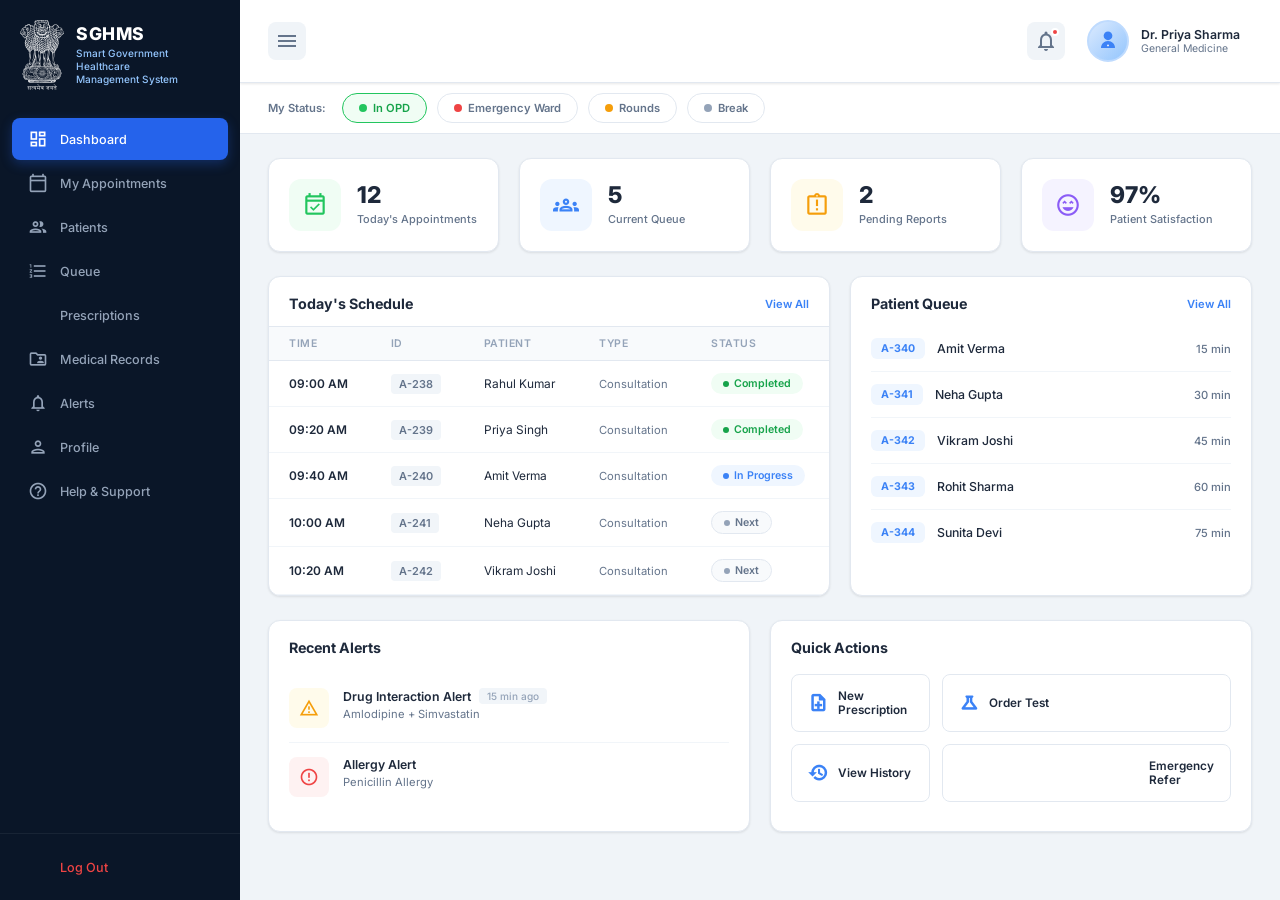
<file: index.html>
<!DOCTYPE html>
<html lang="en">
<head>
    <meta charset="UTF-8">
    <meta name="viewport" content="width=device-width, initial-scale=1.0">
    <title>SGHMS Doctor Portal - Dashboard</title>
    <meta name="description" content="SGHMS Doctor Portal Dashboard - Manage appointments, patient queue, prescriptions and medical records.">
    <link rel="preconnect" href="https://fonts.googleapis.com">
    <link rel="preconnect" href="https://fonts.gstatic.com" crossorigin>
    <link href="https://fonts.googleapis.com/css2?family=Inter:wght@300;400;500;600;700;800&display=swap" rel="stylesheet">
    <link href="https://fonts.googleapis.com/icon?family=Material+Icons+Outlined" rel="stylesheet">
    <link rel="stylesheet" href="style.css">
</head>
<body>

    <!-- SIDEBAR -->
    <aside class="sidebar" id="sidebar">
        <div class="sidebar-brand">
            <img src="emblem.svg" alt="Emblem" class="emblem-img">
            <div class="brand-text">
                <span class="brand-title">SGHMS</span>
                <span class="brand-subtitle">Smart Government Healthcare<br>Management System</span>
            </div>
        </div>
        <nav class="sidebar-nav">
            <a href="index.html" class="nav-item active" id="nav-dashboard">
                <span class="material-icons-outlined">dashboard</span> Dashboard
            </a>
            <a href="appointments.html" class="nav-item" id="nav-appointments">
                <span class="material-icons-outlined">calendar_today</span> My Appointments
            </a>
            <a href="patients.html" class="nav-item" id="nav-patients">
                <span class="material-icons-outlined">people</span> Patients
            </a>
            <a href="queue.html" class="nav-item" id="nav-queue">
                <span class="material-icons-outlined">format_list_numbered</span> Queue
            </a>
            <a href="prescription.html" class="nav-item" id="nav-prescriptions">
                <span class="material-icons-outlined">medication</span> Prescriptions
            </a>
            <a href="records.html" class="nav-item" id="nav-records">
                <span class="material-icons-outlined">folder_shared</span> Medical Records
            </a>
            <a href="alerts.html" class="nav-item" id="nav-alerts">
                <span class="material-icons-outlined">notifications</span> Alerts
            </a>
            <a href="profile.html" class="nav-item" id="nav-profile">
                <span class="material-icons-outlined">person</span> Profile
            </a>
            <a href="help.html" class="nav-item" id="nav-help">
                <span class="material-icons-outlined">help_outline</span> Help &amp; Support
            </a>
        </nav>
        <div class="sidebar-footer">
            <a href="#" class="nav-item logout" id="nav-logout">
                <span class="material-icons-outlined">logout</span> Log Out
            </a>
        </div>
    </aside>

    <!-- MAIN -->
    <main class="main-content">
        <!-- Header -->
        <header class="header">
            <div class="mobile-brand">SGHMS</div>
            <div class="header-left">
                <button class="hamburger-btn" id="menuToggle" aria-label="Toggle menu">
                    <span class="material-icons-outlined">menu</span>
                </button>
            </div>
            <div class="header-right">
                <button class="notification-btn" aria-label="Notifications">
                    <span class="material-icons-outlined">notifications_none</span>
                    <span class="badge"></span>
                </button>
                <div class="doctor-profile">
                    <div class="doctor-avatar">
                        <svg viewBox="0 0 64 64" fill="none"><circle cx="32" cy="20" r="10" fill="#3b82f6"/><path d="M16 48c0-8.837 7.163-16 16-16s16 7.163 16 16" fill="#3b82f6"/><circle cx="32" cy="42" r="2" fill="white"/></svg>
                    </div>
                    <div class="doctor-info">
                        <span class="name">Dr. Priya Sharma</span>
                        <span class="role">General Medicine</span>
                    </div>
                </div>
            </div>
        </header>

        <!-- Status Switcher -->
        <div class="status-bar">
            <span class="status-bar-label">My Status:</span>
            <button class="status-btn active" data-status="opd">
                <span class="status-dot-ind"></span> In OPD
            </button>
            <button class="status-btn" data-status="emergency">
                <span class="status-dot-ind"></span> Emergency Ward
            </button>
            <button class="status-btn" data-status="rounds">
                <span class="status-dot-ind"></span> Rounds
            </button>
            <button class="status-btn" data-status="break">
                <span class="status-dot-ind"></span> Break
            </button>
        </div>
        <div class="queue-pause-banner" id="queuePauseBanner">
            <span class="material-icons-outlined">pause_circle</span>
            <span class="pause-text">Queue paused</span>
        </div>

        <!-- Dashboard -->
        <section class="dashboard">
            <!-- Stats -->
            <div class="stats-grid">
                <div class="stat-card animate-in delay-1">
                    <div class="stat-icon green"><span class="material-icons-outlined">event_available</span></div>
                    <div class="stat-info">
                        <div class="stat-value" id="statAppointments">12</div>
                        <div class="stat-label">Today's Appointments</div>
                    </div>
                </div>
                <div class="stat-card animate-in delay-2">
                    <div class="stat-icon blue"><span class="material-icons-outlined">groups</span></div>
                    <div class="stat-info">
                        <div class="stat-value" id="statQueue">5</div>
                        <div class="stat-label">Current Queue</div>
                    </div>
                </div>
                <div class="stat-card animate-in delay-3">
                    <div class="stat-icon orange"><span class="material-icons-outlined">assignment_late</span></div>
                    <div class="stat-info">
                        <div class="stat-value" id="statReports">2</div>
                        <div class="stat-label">Pending Reports</div>
                    </div>
                </div>
                <div class="stat-card animate-in delay-4">
                    <div class="stat-icon purple"><span class="material-icons-outlined">sentiment_very_satisfied</span></div>
                    <div class="stat-info">
                        <div class="stat-value" id="statSatisfaction">98%</div>
                        <div class="stat-label">Patient Satisfaction</div>
                    </div>
                </div>
            </div>

            <!-- Schedule & Queue -->
            <div class="content-grid">
                <div class="card animate-in delay-5">
                    <div class="card-header">
                        <h2>Today's Schedule</h2>
                        <a href="appointments.html" class="view-all">View All</a>
                    </div>
                    <table class="schedule-table">
                        <thead><tr><th>Time</th><th>ID</th><th>Patient</th><th>Type</th><th>Status</th></tr></thead>
                        <tbody>
                            <tr>
                                <td class="time-cell">09:00 AM</td>
                                <td><span class="id-badge">A-238</span></td>
                                <td>Rahul Kumar</td>
                                <td class="type-cell">Consultation</td>
                                <td><span class="status-badge completed"><span class="status-dot"></span>Completed</span></td>
                            </tr>
                            <tr>
                                <td class="time-cell">09:20 AM</td>
                                <td><span class="id-badge">A-239</span></td>
                                <td>Priya Singh</td>
                                <td class="type-cell">Consultation</td>
                                <td><span class="status-badge completed"><span class="status-dot"></span>Completed</span></td>
                            </tr>
                            <tr>
                                <td class="time-cell">09:40 AM</td>
                                <td><span class="id-badge">A-240</span></td>
                                <td>Amit Verma</td>
                                <td class="type-cell">Consultation</td>
                                <td><span class="status-badge in-progress"><span class="status-dot"></span>In Progress</span></td>
                            </tr>
                            <tr>
                                <td class="time-cell">10:00 AM</td>
                                <td><span class="id-badge">A-241</span></td>
                                <td>Neha Gupta</td>
                                <td class="type-cell">Consultation</td>
                                <td><span class="status-badge next"><span class="status-dot"></span>Next</span></td>
                            </tr>
                            <tr>
                                <td class="time-cell">10:20 AM</td>
                                <td><span class="id-badge">A-242</span></td>
                                <td>Vikram Joshi</td>
                                <td class="type-cell">Consultation</td>
                                <td><span class="status-badge next"><span class="status-dot"></span>Next</span></td>
                            </tr>
                        </tbody>
                    </table>
                </div>
                <div class="card animate-in delay-6">
                    <div class="card-header">
                        <h2>Patient Queue</h2>
                        <a href="queue.html" class="view-all">View All</a>
                    </div>
                    <div class="queue-list">
                        <div class="queue-item"><div class="queue-left"><span class="queue-token">A-340</span><span class="queue-name">Amit Verma</span></div><span class="queue-wait">15 min</span></div>
                        <div class="queue-item"><div class="queue-left"><span class="queue-token">A-341</span><span class="queue-name">Neha Gupta</span></div><span class="queue-wait">30 min</span></div>
                        <div class="queue-item"><div class="queue-left"><span class="queue-token">A-342</span><span class="queue-name">Vikram Joshi</span></div><span class="queue-wait">45 min</span></div>
                        <div class="queue-item"><div class="queue-left"><span class="queue-token">A-343</span><span class="queue-name">Rohit Sharma</span></div><span class="queue-wait">60 min</span></div>
                        <div class="queue-item"><div class="queue-left"><span class="queue-token">A-344</span><span class="queue-name">Sunita Devi</span></div><span class="queue-wait">75 min</span></div>
                    </div>
                </div>
            </div>

            <!-- Alerts & Quick Actions -->
            <div class="bottom-grid">
                <div class="card animate-in delay-7">
                    <div class="card-header"><h2>Recent Alerts</h2></div>
                    <div class="alert-list">
                        <div class="alert-item">
                            <div class="alert-icon-wrap warning"><span class="material-icons-outlined">warning_amber</span></div>
                            <div class="alert-content">
                                <div class="alert-title">Drug Interaction Alert <span class="alert-time">15 min ago</span></div>
                                <div class="alert-desc">Amlodipine + Simvastatin</div>
                            </div>
                        </div>
                        <div class="alert-item">
                            <div class="alert-icon-wrap danger"><span class="material-icons-outlined">error_outline</span></div>
                            <div class="alert-content">
                                <div class="alert-title">Allergy Alert</div>
                                <div class="alert-desc">Penicillin Allergy</div>
                            </div>
                        </div>
                    </div>
                </div>
                <div class="card animate-in delay-7">
                    <div class="card-header"><h2>Quick Actions</h2></div>
                    <div class="quick-actions-grid">
                        <a href="prescription.html" class="quick-action-btn"><span class="material-icons-outlined">note_add</span><span>New Prescription</span></a>
                        <a href="prescription.html#tests" class="quick-action-btn"><span class="material-icons-outlined">science</span><span>Order Test</span></a>
                        <a href="records.html" class="quick-action-btn"><span class="material-icons-outlined">history</span><span>View History</span></a>
                        <a href="queue.html" class="quick-action-btn"><span class="material-icons-outlined">emergency</span><span>Emergency Refer</span></a>
                    </div>
                </div>
            </div>
        </section>
    </main>

    <script src="script.js"></script>
</body>
</html>
</file>
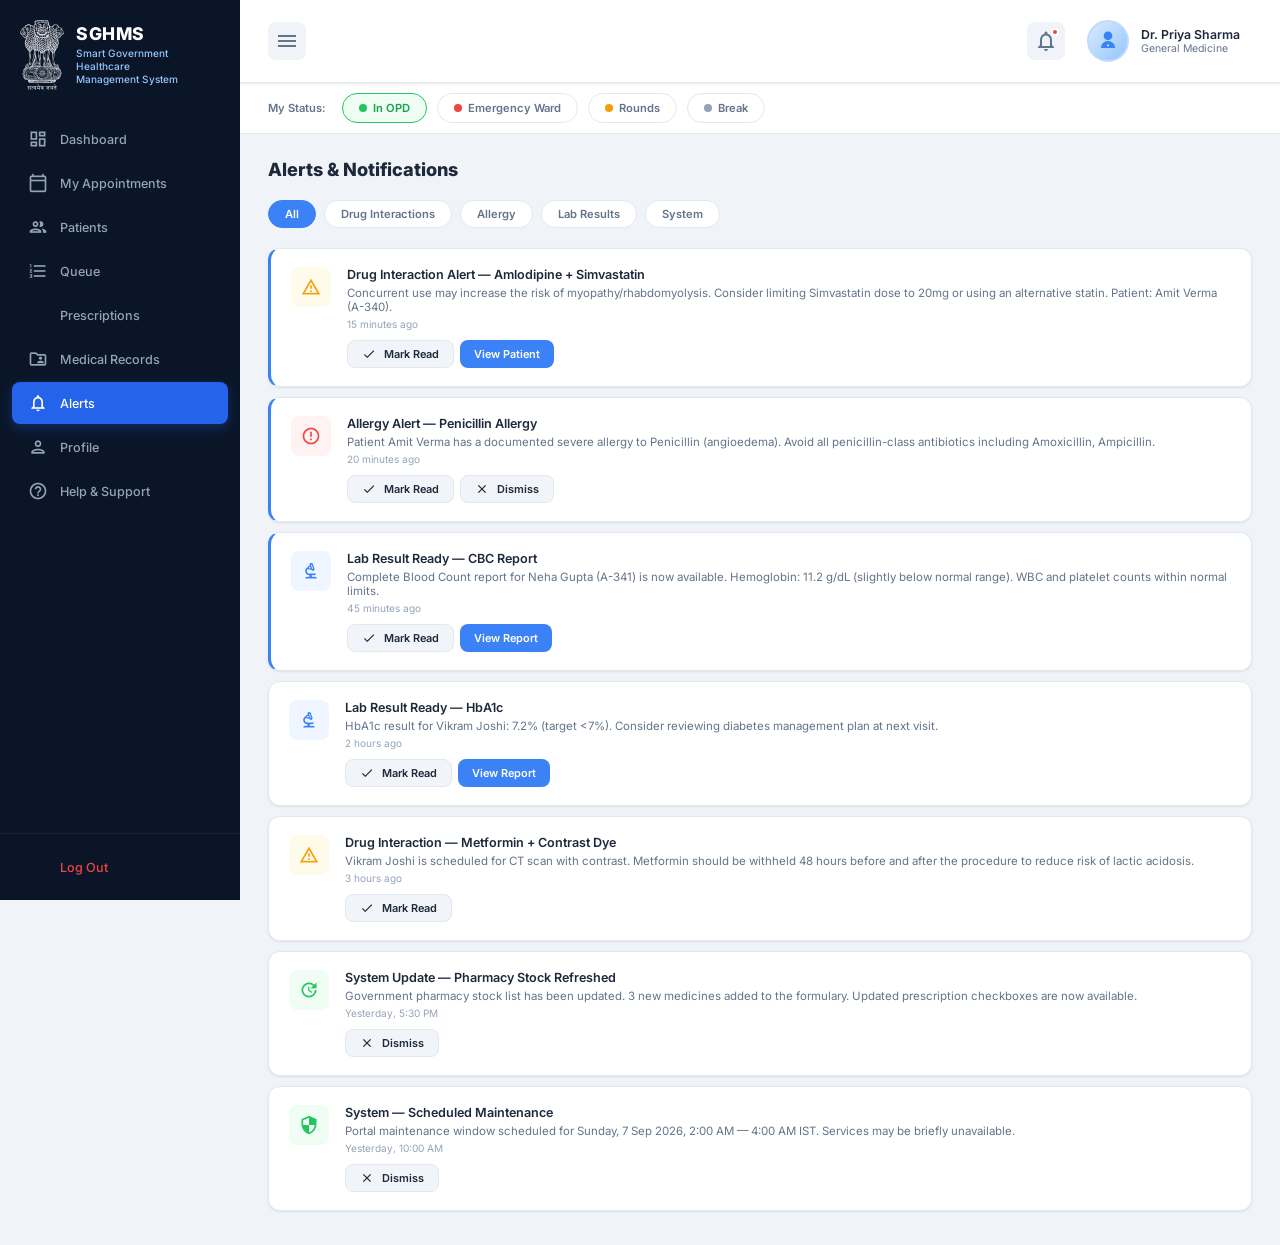
<file: alerts.html>
<!DOCTYPE html>
<html lang="en">
<head>
    <meta charset="UTF-8">
    <meta name="viewport" content="width=device-width, initial-scale=1.0">
    <title>SGHMS Doctor Portal - Alerts</title>
    <link rel="preconnect" href="https://fonts.googleapis.com">
    <link rel="preconnect" href="https://fonts.gstatic.com" crossorigin>
    <link href="https://fonts.googleapis.com/css2?family=Inter:wght@300;400;500;600;700;800&display=swap" rel="stylesheet">
    <link href="https://fonts.googleapis.com/icon?family=Material+Icons+Outlined" rel="stylesheet">
    <link rel="stylesheet" href="style.css">
</head>
<body>
    <aside class="sidebar" id="sidebar">
        <div class="sidebar-brand">
            <img src="emblem.svg" alt="Emblem" class="emblem-img">
            <div class="brand-text">
                <span class="brand-title">SGHMS</span>
                <span class="brand-subtitle">Smart Government Healthcare<br>Management System</span>
            </div>
        </div>
        <nav class="sidebar-nav">
            <a href="index.html" class="nav-item"><span class="material-icons-outlined">dashboard</span> Dashboard</a>
            <a href="appointments.html" class="nav-item"><span class="material-icons-outlined">calendar_today</span> My Appointments</a>
            <a href="patients.html" class="nav-item"><span class="material-icons-outlined">people</span> Patients</a>
            <a href="queue.html" class="nav-item"><span class="material-icons-outlined">format_list_numbered</span> Queue</a>
            <a href="prescription.html" class="nav-item"><span class="material-icons-outlined">medication</span> Prescriptions</a>
            <a href="records.html" class="nav-item"><span class="material-icons-outlined">folder_shared</span> Medical Records</a>
            <a href="alerts.html" class="nav-item active"><span class="material-icons-outlined">notifications</span> Alerts</a>
            <a href="profile.html" class="nav-item"><span class="material-icons-outlined">person</span> Profile</a>
            <a href="help.html" class="nav-item"><span class="material-icons-outlined">help_outline</span> Help &amp; Support</a>
        </nav>
        <div class="sidebar-footer"><a href="#" class="nav-item logout"><span class="material-icons-outlined">logout</span> Log Out</a></div>
    </aside>

    <main class="main-content">
        <header class="header">
            <div class="mobile-brand">SGHMS</div>
            <div class="header-left"><button class="hamburger-btn" id="menuToggle"><span class="material-icons-outlined">menu</span></button></div>
            <div class="header-right">
                <button class="notification-btn"><span class="material-icons-outlined">notifications_none</span><span class="badge"></span></button>
                <div class="doctor-profile">
                    <div class="doctor-avatar"><svg viewBox="0 0 64 64" fill="none"><circle cx="32" cy="20" r="10" fill="#3b82f6"/><path d="M16 48c0-8.837 7.163-16 16-16s16 7.163 16 16" fill="#3b82f6"/><circle cx="32" cy="42" r="2" fill="white"/></svg></div>
                    <div class="doctor-info"><span class="name">Dr. Priya Sharma</span><span class="role">General Medicine</span></div>
                </div>
            </div>
        </header>
        <div class="status-bar">
            <span class="status-bar-label">My Status:</span>
            <button class="status-btn active" data-status="opd"><span class="status-dot-ind"></span> In OPD</button>
            <button class="status-btn" data-status="emergency"><span class="status-dot-ind"></span> Emergency Ward</button>
            <button class="status-btn" data-status="rounds"><span class="status-dot-ind"></span> Rounds</button>
            <button class="status-btn" data-status="break"><span class="status-dot-ind"></span> Break</button>
        </div>
        <div class="queue-pause-banner" id="queuePauseBanner"><span class="material-icons-outlined">pause_circle</span><span class="pause-text">Queue paused</span></div>

        <section class="page-content">
            <h1 class="page-title">Alerts & Notifications</h1>

            <!-- Filter tabs -->
            <div class="alerts-filter animate-in delay-1">
                <button class="alert-filter-btn active" onclick="filterAlerts(this,'all')">All</button>
                <button class="alert-filter-btn" onclick="filterAlerts(this,'drug')">Drug Interactions</button>
                <button class="alert-filter-btn" onclick="filterAlerts(this,'allergy')">Allergy</button>
                <button class="alert-filter-btn" onclick="filterAlerts(this,'lab')">Lab Results</button>
                <button class="alert-filter-btn" onclick="filterAlerts(this,'system')">System</button>
            </div>

            <!-- Alert Cards -->
            <div id="alertsList">
                <div class="alert-card unread animate-in delay-2" data-type="drug">
                    <div class="alert-icon-wrap warning"><span class="material-icons-outlined">warning_amber</span></div>
                    <div class="ac-content">
                        <div class="ac-title">Drug Interaction Alert — Amlodipine + Simvastatin</div>
                        <div class="ac-desc">Concurrent use may increase the risk of myopathy/rhabdomyolysis. Consider limiting Simvastatin dose to 20mg or using an alternative statin. Patient: Amit Verma (A-340).</div>
                        <div class="ac-time">15 minutes ago</div>
                        <div class="ac-actions">
                            <button class="btn btn-secondary btn-sm" onclick="this.closest('.alert-card').classList.remove('unread')">
                                <span class="material-icons-outlined" style="font-size:14px">done</span> Mark Read
                            </button>
                            <a href="patient.html" class="btn btn-primary btn-sm">View Patient</a>
                        </div>
                    </div>
                </div>

                <div class="alert-card unread animate-in delay-2" data-type="allergy">
                    <div class="alert-icon-wrap danger"><span class="material-icons-outlined">error_outline</span></div>
                    <div class="ac-content">
                        <div class="ac-title">Allergy Alert — Penicillin Allergy</div>
                        <div class="ac-desc">Patient Amit Verma has a documented severe allergy to Penicillin (angioedema). Avoid all penicillin-class antibiotics including Amoxicillin, Ampicillin.</div>
                        <div class="ac-time">20 minutes ago</div>
                        <div class="ac-actions">
                            <button class="btn btn-secondary btn-sm" onclick="this.closest('.alert-card').classList.remove('unread')">
                                <span class="material-icons-outlined" style="font-size:14px">done</span> Mark Read
                            </button>
                            <button class="btn btn-secondary btn-sm" onclick="this.closest('.alert-card').style.display='none'">
                                <span class="material-icons-outlined" style="font-size:14px">close</span> Dismiss
                            </button>
                        </div>
                    </div>
                </div>

                <div class="alert-card unread animate-in delay-3" data-type="lab">
                    <div class="alert-icon-wrap info"><span class="material-icons-outlined">biotech</span></div>
                    <div class="ac-content">
                        <div class="ac-title">Lab Result Ready — CBC Report</div>
                        <div class="ac-desc">Complete Blood Count report for Neha Gupta (A-341) is now available. Hemoglobin: 11.2 g/dL (slightly below normal range). WBC and platelet counts within normal limits.</div>
                        <div class="ac-time">45 minutes ago</div>
                        <div class="ac-actions">
                            <button class="btn btn-secondary btn-sm" onclick="this.closest('.alert-card').classList.remove('unread')">
                                <span class="material-icons-outlined" style="font-size:14px">done</span> Mark Read
                            </button>
                            <a href="records.html" class="btn btn-primary btn-sm">View Report</a>
                        </div>
                    </div>
                </div>

                <div class="alert-card animate-in delay-3" data-type="lab">
                    <div class="alert-icon-wrap info"><span class="material-icons-outlined">biotech</span></div>
                    <div class="ac-content">
                        <div class="ac-title">Lab Result Ready — HbA1c</div>
                        <div class="ac-desc">HbA1c result for Vikram Joshi: 7.2% (target &lt;7%). Consider reviewing diabetes management plan at next visit.</div>
                        <div class="ac-time">2 hours ago</div>
                        <div class="ac-actions">
                            <button class="btn btn-secondary btn-sm" onclick="this.closest('.alert-card').classList.remove('unread')">
                                <span class="material-icons-outlined" style="font-size:14px">done</span> Mark Read
                            </button>
                            <a href="records.html" class="btn btn-primary btn-sm">View Report</a>
                        </div>
                    </div>
                </div>

                <div class="alert-card animate-in delay-4" data-type="drug">
                    <div class="alert-icon-wrap warning"><span class="material-icons-outlined">warning_amber</span></div>
                    <div class="ac-content">
                        <div class="ac-title">Drug Interaction — Metformin + Contrast Dye</div>
                        <div class="ac-desc">Vikram Joshi is scheduled for CT scan with contrast. Metformin should be withheld 48 hours before and after the procedure to reduce risk of lactic acidosis.</div>
                        <div class="ac-time">3 hours ago</div>
                        <div class="ac-actions">
                            <button class="btn btn-secondary btn-sm">
                                <span class="material-icons-outlined" style="font-size:14px">done</span> Mark Read
                            </button>
                        </div>
                    </div>
                </div>

                <div class="alert-card animate-in delay-4" data-type="system">
                    <div class="alert-icon-wrap success"><span class="material-icons-outlined">update</span></div>
                    <div class="ac-content">
                        <div class="ac-title">System Update — Pharmacy Stock Refreshed</div>
                        <div class="ac-desc">Government pharmacy stock list has been updated. 3 new medicines added to the formulary. Updated prescription checkboxes are now available.</div>
                        <div class="ac-time">Yesterday, 5:30 PM</div>
                        <div class="ac-actions">
                            <button class="btn btn-secondary btn-sm" onclick="this.closest('.alert-card').style.display='none'">
                                <span class="material-icons-outlined" style="font-size:14px">close</span> Dismiss
                            </button>
                        </div>
                    </div>
                </div>

                <div class="alert-card animate-in delay-5" data-type="system">
                    <div class="alert-icon-wrap success"><span class="material-icons-outlined">security</span></div>
                    <div class="ac-content">
                        <div class="ac-title">System — Scheduled Maintenance</div>
                        <div class="ac-desc">Portal maintenance window scheduled for Sunday, 7 Sep 2026, 2:00 AM — 4:00 AM IST. Services may be briefly unavailable.</div>
                        <div class="ac-time">Yesterday, 10:00 AM</div>
                        <div class="ac-actions">
                            <button class="btn btn-secondary btn-sm" onclick="this.closest('.alert-card').style.display='none'">
                                <span class="material-icons-outlined" style="font-size:14px">close</span> Dismiss
                            </button>
                        </div>
                    </div>
                </div>
            </div>
        </section>
    </main>

    <script src="script.js"></script>
    <script>
        function filterAlerts(btn, type) {
            document.querySelectorAll('.alert-filter-btn').forEach(b => b.classList.remove('active'));
            btn.classList.add('active');
            document.querySelectorAll('.alert-card').forEach(card => {
                if (type === 'all' || card.dataset.type === type) {
                    card.style.display = '';
                } else {
                    card.style.display = 'none';
                }
            });
        }
    </script>
</body>
</html>
</file>
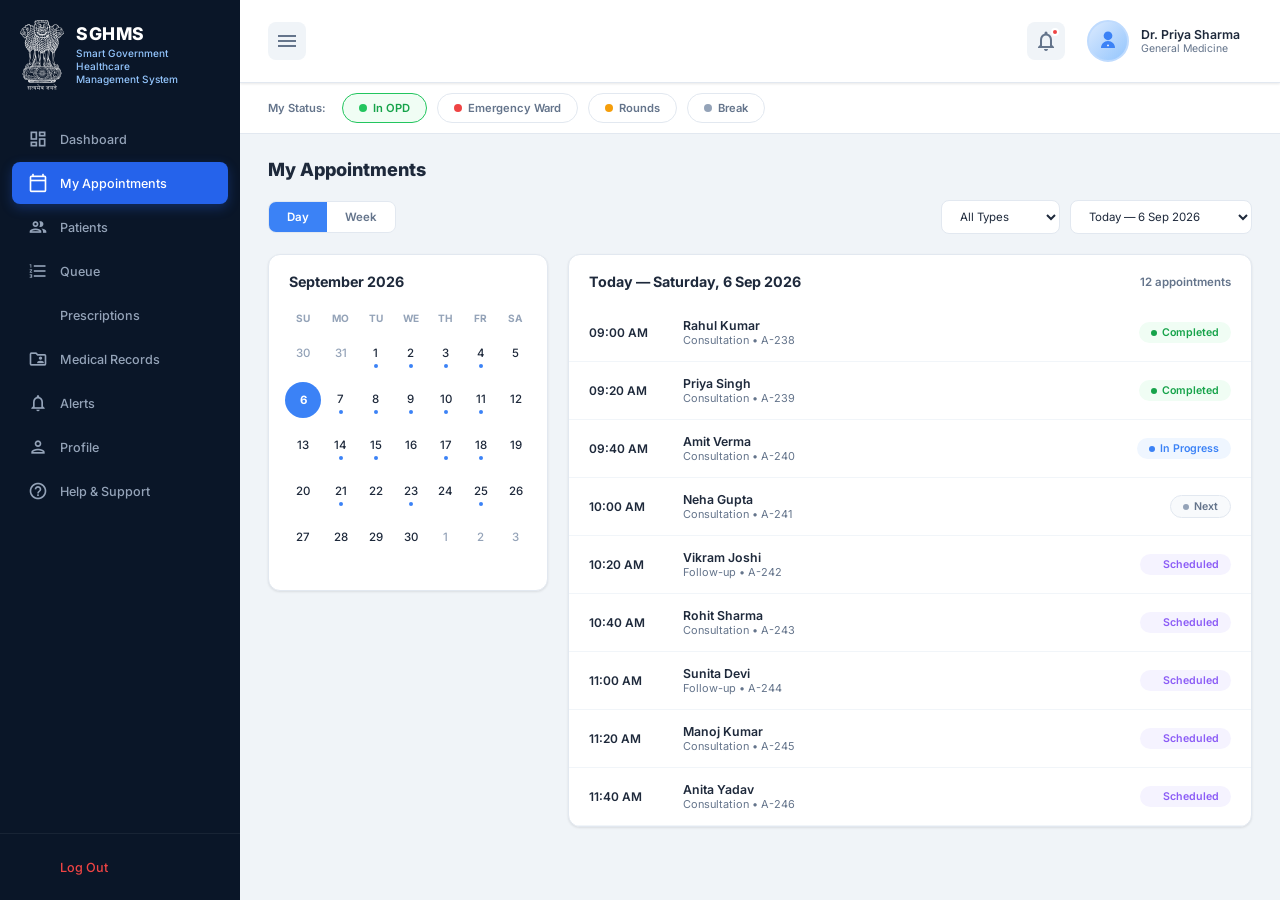
<file: appointments.html>
<!DOCTYPE html>
<html lang="en">
<head>
    <meta charset="UTF-8">
    <meta name="viewport" content="width=device-width, initial-scale=1.0">
    <title>SGHMS Doctor Portal - My Appointments</title>
    <link rel="preconnect" href="https://fonts.googleapis.com">
    <link rel="preconnect" href="https://fonts.gstatic.com" crossorigin>
    <link href="https://fonts.googleapis.com/css2?family=Inter:wght@300;400;500;600;700;800&display=swap" rel="stylesheet">
    <link href="https://fonts.googleapis.com/icon?family=Material+Icons+Outlined" rel="stylesheet">
    <link rel="stylesheet" href="style.css">
</head>
<body>
    <aside class="sidebar" id="sidebar">
        <div class="sidebar-brand">
            <img src="emblem.svg" alt="Emblem" class="emblem-img">
            <div class="brand-text">
                <span class="brand-title">SGHMS</span>
                <span class="brand-subtitle">Smart Government Healthcare<br>Management System</span>
            </div>
        </div>
        <nav class="sidebar-nav">
            <a href="index.html" class="nav-item"><span class="material-icons-outlined">dashboard</span> Dashboard</a>
            <a href="appointments.html" class="nav-item active"><span class="material-icons-outlined">calendar_today</span> My Appointments</a>
            <a href="patients.html" class="nav-item"><span class="material-icons-outlined">people</span> Patients</a>
            <a href="queue.html" class="nav-item"><span class="material-icons-outlined">format_list_numbered</span> Queue</a>
            <a href="prescription.html" class="nav-item"><span class="material-icons-outlined">medication</span> Prescriptions</a>
            <a href="records.html" class="nav-item"><span class="material-icons-outlined">folder_shared</span> Medical Records</a>
            <a href="alerts.html" class="nav-item"><span class="material-icons-outlined">notifications</span> Alerts</a>
            <a href="profile.html" class="nav-item"><span class="material-icons-outlined">person</span> Profile</a>
            <a href="help.html" class="nav-item"><span class="material-icons-outlined">help_outline</span> Help &amp; Support</a>
        </nav>
        <div class="sidebar-footer"><a href="#" class="nav-item logout"><span class="material-icons-outlined">logout</span> Log Out</a></div>
    </aside>

    <main class="main-content">
        <header class="header">
            <div class="mobile-brand">SGHMS</div>
            <div class="header-left"><button class="hamburger-btn" id="menuToggle"><span class="material-icons-outlined">menu</span></button></div>
            <div class="header-right">
                <button class="notification-btn"><span class="material-icons-outlined">notifications_none</span><span class="badge"></span></button>
                <div class="doctor-profile">
                    <div class="doctor-avatar"><svg viewBox="0 0 64 64" fill="none"><circle cx="32" cy="20" r="10" fill="#3b82f6"/><path d="M16 48c0-8.837 7.163-16 16-16s16 7.163 16 16" fill="#3b82f6"/><circle cx="32" cy="42" r="2" fill="white"/></svg></div>
                    <div class="doctor-info"><span class="name">Dr. Priya Sharma</span><span class="role">General Medicine</span></div>
                </div>
            </div>
        </header>
        <div class="status-bar">
            <span class="status-bar-label">My Status:</span>
            <button class="status-btn active" data-status="opd"><span class="status-dot-ind"></span> In OPD</button>
            <button class="status-btn" data-status="emergency"><span class="status-dot-ind"></span> Emergency Ward</button>
            <button class="status-btn" data-status="rounds"><span class="status-dot-ind"></span> Rounds</button>
            <button class="status-btn" data-status="break"><span class="status-dot-ind"></span> Break</button>
        </div>
        <div class="queue-pause-banner" id="queuePauseBanner"><span class="material-icons-outlined">pause_circle</span><span class="pause-text">Queue paused</span></div>

        <section class="page-content">
            <h1 class="page-title">My Appointments</h1>

            <!-- Controls -->
            <div class="appointments-controls animate-in delay-1">
                <div class="view-toggle">
                    <button class="view-toggle-btn active" onclick="switchView(this)">Day</button>
                    <button class="view-toggle-btn" onclick="switchView(this)">Week</button>
                </div>
                <div class="filter-group">
                    <select class="filter-select">
                        <option>All Types</option><option>Consultation</option><option>Follow-up</option><option>Emergency</option>
                    </select>
                    <select class="filter-select">
                        <option>Today — 6 Sep 2026</option><option>Tomorrow — 7 Sep 2026</option><option>8 Sep 2026</option>
                    </select>
                </div>
            </div>

            <div class="content-grid" style="grid-template-columns:280px 1fr;">
                <!-- Mini Calendar -->
                <div class="card animate-in delay-2" style="align-self:start;">
                    <div class="card-header"><h2>September 2026</h2></div>
                    <div class="calendar-grid" style="padding:0 16px 16px;">
                        <div class="cal-header">Su</div><div class="cal-header">Mo</div><div class="cal-header">Tu</div><div class="cal-header">We</div><div class="cal-header">Th</div><div class="cal-header">Fr</div><div class="cal-header">Sa</div>
                        <div class="cal-day other-month">30</div><div class="cal-day other-month">31</div><div class="cal-day has-appointments">1</div><div class="cal-day has-appointments">2</div><div class="cal-day has-appointments">3</div><div class="cal-day has-appointments">4</div><div class="cal-day">5</div>
                        <div class="cal-day today">6</div><div class="cal-day has-appointments">7</div><div class="cal-day has-appointments">8</div><div class="cal-day has-appointments">9</div><div class="cal-day has-appointments">10</div><div class="cal-day has-appointments">11</div><div class="cal-day">12</div>
                        <div class="cal-day">13</div><div class="cal-day has-appointments">14</div><div class="cal-day has-appointments">15</div><div class="cal-day">16</div><div class="cal-day has-appointments">17</div><div class="cal-day has-appointments">18</div><div class="cal-day">19</div>
                        <div class="cal-day">20</div><div class="cal-day has-appointments">21</div><div class="cal-day">22</div><div class="cal-day has-appointments">23</div><div class="cal-day">24</div><div class="cal-day has-appointments">25</div><div class="cal-day">26</div>
                        <div class="cal-day">27</div><div class="cal-day">28</div><div class="cal-day">29</div><div class="cal-day">30</div><div class="cal-day other-month">1</div><div class="cal-day other-month">2</div><div class="cal-day other-month">3</div>
                    </div>
                </div>

                <!-- Appointment List -->
                <div class="card animate-in delay-3">
                    <div class="card-header">
                        <h2>Today — Saturday, 6 Sep 2026</h2>
                        <span style="font-size:0.82rem;color:var(--text-secondary);font-weight:600;">12 appointments</span>
                    </div>
                    <div class="appointment-list">
                        <div class="appt-item">
                            <div class="appt-time">09:00 AM</div>
                            <div class="appt-info"><div class="appt-name">Rahul Kumar</div><div class="appt-type">Consultation • A-238</div></div>
                            <span class="status-badge completed"><span class="status-dot"></span>Completed</span>
                        </div>
                        <div class="appt-item">
                            <div class="appt-time">09:20 AM</div>
                            <div class="appt-info"><div class="appt-name">Priya Singh</div><div class="appt-type">Consultation • A-239</div></div>
                            <span class="status-badge completed"><span class="status-dot"></span>Completed</span>
                        </div>
                        <div class="appt-item">
                            <div class="appt-time">09:40 AM</div>
                            <div class="appt-info"><div class="appt-name">Amit Verma</div><div class="appt-type">Consultation • A-240</div></div>
                            <span class="status-badge in-progress"><span class="status-dot"></span>In Progress</span>
                        </div>
                        <div class="appt-item">
                            <div class="appt-time">10:00 AM</div>
                            <div class="appt-info"><div class="appt-name">Neha Gupta</div><div class="appt-type">Consultation • A-241</div></div>
                            <span class="status-badge next"><span class="status-dot"></span>Next</span>
                        </div>
                        <div class="appt-item">
                            <div class="appt-time">10:20 AM</div>
                            <div class="appt-info"><div class="appt-name">Vikram Joshi</div><div class="appt-type">Follow-up • A-242</div></div>
                            <span class="status-badge scheduled"><span class="status-dot"></span>Scheduled</span>
                        </div>
                        <div class="appt-item">
                            <div class="appt-time">10:40 AM</div>
                            <div class="appt-info"><div class="appt-name">Rohit Sharma</div><div class="appt-type">Consultation • A-243</div></div>
                            <span class="status-badge scheduled"><span class="status-dot"></span>Scheduled</span>
                        </div>
                        <div class="appt-item">
                            <div class="appt-time">11:00 AM</div>
                            <div class="appt-info"><div class="appt-name">Sunita Devi</div><div class="appt-type">Follow-up • A-244</div></div>
                            <span class="status-badge scheduled"><span class="status-dot"></span>Scheduled</span>
                        </div>
                        <div class="appt-item">
                            <div class="appt-time">11:20 AM</div>
                            <div class="appt-info"><div class="appt-name">Manoj Kumar</div><div class="appt-type">Consultation • A-245</div></div>
                            <span class="status-badge scheduled"><span class="status-dot"></span>Scheduled</span>
                        </div>
                        <div class="appt-item">
                            <div class="appt-time">11:40 AM</div>
                            <div class="appt-info"><div class="appt-name">Anita Yadav</div><div class="appt-type">Consultation • A-246</div></div>
                            <span class="status-badge scheduled"><span class="status-dot"></span>Scheduled</span>
                        </div>
                    </div>
                </div>
            </div>
        </section>
    </main>

    <script src="script.js"></script>
    <script>
        function switchView(btn) {
            document.querySelectorAll('.view-toggle-btn').forEach(b => b.classList.remove('active'));
            btn.classList.add('active');
        }
    </script>
</body>
</html>
</file>
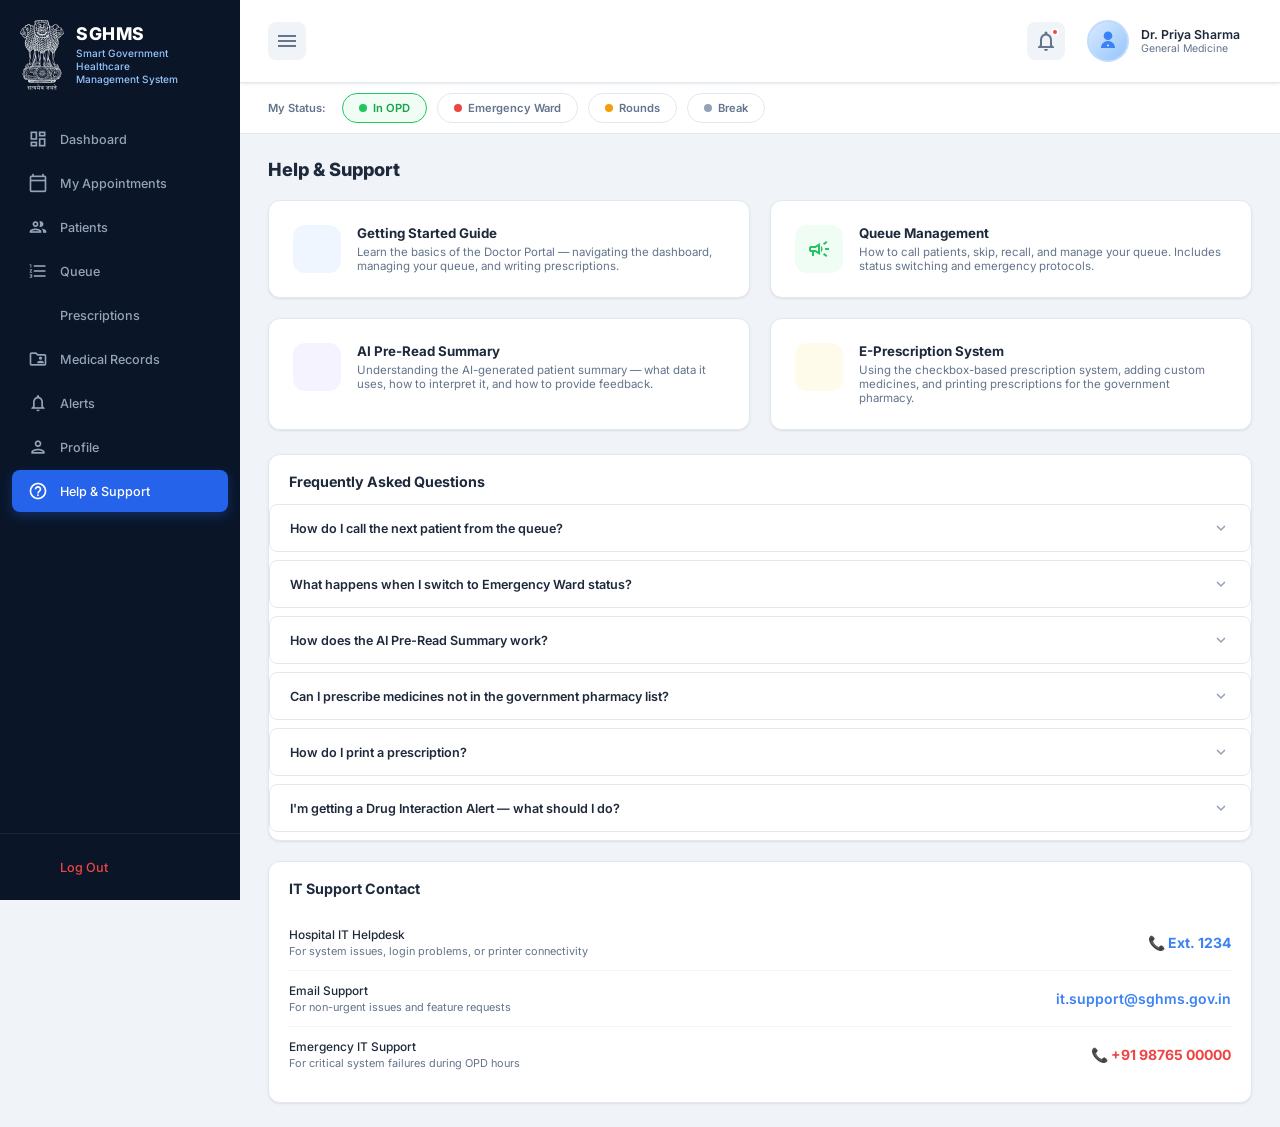
<file: help.html>
<!DOCTYPE html>
<html lang="en">
<head>
    <meta charset="UTF-8">
    <meta name="viewport" content="width=device-width, initial-scale=1.0">
    <title>SGHMS Doctor Portal - Help & Support</title>
    <link rel="preconnect" href="https://fonts.googleapis.com">
    <link rel="preconnect" href="https://fonts.gstatic.com" crossorigin>
    <link href="https://fonts.googleapis.com/css2?family=Inter:wght@300;400;500;600;700;800&display=swap" rel="stylesheet">
    <link href="https://fonts.googleapis.com/icon?family=Material+Icons+Outlined" rel="stylesheet">
    <link rel="stylesheet" href="style.css">
</head>
<body>
    <aside class="sidebar" id="sidebar">
        <div class="sidebar-brand">
            <img src="emblem.svg" alt="Emblem" class="emblem-img">
            <div class="brand-text">
                <span class="brand-title">SGHMS</span>
                <span class="brand-subtitle">Smart Government Healthcare<br>Management System</span>
            </div>
        </div>
        <nav class="sidebar-nav">
            <a href="index.html" class="nav-item"><span class="material-icons-outlined">dashboard</span> Dashboard</a>
            <a href="appointments.html" class="nav-item"><span class="material-icons-outlined">calendar_today</span> My Appointments</a>
            <a href="patients.html" class="nav-item"><span class="material-icons-outlined">people</span> Patients</a>
            <a href="queue.html" class="nav-item"><span class="material-icons-outlined">format_list_numbered</span> Queue</a>
            <a href="prescription.html" class="nav-item"><span class="material-icons-outlined">medication</span> Prescriptions</a>
            <a href="records.html" class="nav-item"><span class="material-icons-outlined">folder_shared</span> Medical Records</a>
            <a href="alerts.html" class="nav-item"><span class="material-icons-outlined">notifications</span> Alerts</a>
            <a href="profile.html" class="nav-item"><span class="material-icons-outlined">person</span> Profile</a>
            <a href="help.html" class="nav-item active"><span class="material-icons-outlined">help_outline</span> Help &amp; Support</a>
        </nav>
        <div class="sidebar-footer"><a href="#" class="nav-item logout"><span class="material-icons-outlined">logout</span> Log Out</a></div>
    </aside>

    <main class="main-content">
        <header class="header">
            <div class="mobile-brand">SGHMS</div>
            <div class="header-left"><button class="hamburger-btn" id="menuToggle"><span class="material-icons-outlined">menu</span></button></div>
            <div class="header-right">
                <button class="notification-btn"><span class="material-icons-outlined">notifications_none</span><span class="badge"></span></button>
                <div class="doctor-profile">
                    <div class="doctor-avatar"><svg viewBox="0 0 64 64" fill="none"><circle cx="32" cy="20" r="10" fill="#3b82f6"/><path d="M16 48c0-8.837 7.163-16 16-16s16 7.163 16 16" fill="#3b82f6"/><circle cx="32" cy="42" r="2" fill="white"/></svg></div>
                    <div class="doctor-info"><span class="name">Dr. Priya Sharma</span><span class="role">General Medicine</span></div>
                </div>
            </div>
        </header>
        <div class="status-bar">
            <span class="status-bar-label">My Status:</span>
            <button class="status-btn active" data-status="opd"><span class="status-dot-ind"></span> In OPD</button>
            <button class="status-btn" data-status="emergency"><span class="status-dot-ind"></span> Emergency Ward</button>
            <button class="status-btn" data-status="rounds"><span class="status-dot-ind"></span> Rounds</button>
            <button class="status-btn" data-status="break"><span class="status-dot-ind"></span> Break</button>
        </div>
        <div class="queue-pause-banner" id="queuePauseBanner"><span class="material-icons-outlined">pause_circle</span><span class="pause-text">Queue paused</span></div>

        <section class="page-content">
            <h1 class="page-title">Help & Support</h1>

            <!-- Quick Help Cards -->
            <div class="help-grid">
                <div class="help-card animate-in delay-1">
                    <div class="hc-icon" style="background:var(--accent-blue-bg);color:var(--accent-blue);"><span class="material-icons-outlined">play_circle</span></div>
                    <div>
                        <div class="hc-title">Getting Started Guide</div>
                        <div class="hc-desc">Learn the basics of the Doctor Portal — navigating the dashboard, managing your queue, and writing prescriptions.</div>
                    </div>
                </div>
                <div class="help-card animate-in delay-1">
                    <div class="hc-icon" style="background:var(--accent-green-bg);color:var(--accent-green);"><span class="material-icons-outlined">campaign</span></div>
                    <div>
                        <div class="hc-title">Queue Management</div>
                        <div class="hc-desc">How to call patients, skip, recall, and manage your queue. Includes status switching and emergency protocols.</div>
                    </div>
                </div>
                <div class="help-card animate-in delay-2">
                    <div class="hc-icon" style="background:var(--accent-purple-bg);color:var(--accent-purple);"><span class="material-icons-outlined">auto_awesome</span></div>
                    <div>
                        <div class="hc-title">AI Pre-Read Summary</div>
                        <div class="hc-desc">Understanding the AI-generated patient summary — what data it uses, how to interpret it, and how to provide feedback.</div>
                    </div>
                </div>
                <div class="help-card animate-in delay-2">
                    <div class="hc-icon" style="background:var(--accent-orange-bg);color:var(--accent-orange);"><span class="material-icons-outlined">medication</span></div>
                    <div>
                        <div class="hc-title">E-Prescription System</div>
                        <div class="hc-desc">Using the checkbox-based prescription system, adding custom medicines, and printing prescriptions for the government pharmacy.</div>
                    </div>
                </div>
            </div>

            <!-- FAQ Accordion -->
            <div class="card animate-in delay-3">
                <div class="card-header"><h2>Frequently Asked Questions</h2></div>
                <div class="faq-section">
                    <div class="faq-item">
                        <button class="faq-question" onclick="toggleFaq(this)">
                            How do I call the next patient from the queue?
                            <span class="material-icons-outlined">expand_more</span>
                        </button>
                        <div class="faq-answer">
                            Navigate to the <strong>Queue</strong> page from the sidebar. You'll see the current patient being served at the top. Click the large green <strong>"Call Next"</strong> button to advance to the next patient. The patient's token number will be announced on the display screen in the waiting area. You can also <strong>Skip</strong> a patient or <strong>Recall</strong> the current patient.
                        </div>
                    </div>
                    <div class="faq-item">
                        <button class="faq-question" onclick="toggleFaq(this)">
                            What happens when I switch to Emergency Ward status?
                            <span class="material-icons-outlined">expand_more</span>
                        </button>
                        <div class="faq-answer">
                            When you toggle your status to <strong>"Emergency Ward"</strong>, the queue is automatically paused. A notification banner appears for all waiting patients indicating that the doctor is in the emergency ward. You will not be able to call next patients until you switch back to <strong>"In OPD"</strong> status. The same applies to <strong>Rounds</strong> and <strong>Break</strong> statuses.
                        </div>
                    </div>
                    <div class="faq-item">
                        <button class="faq-question" onclick="toggleFaq(this)">
                            How does the AI Pre-Read Summary work?
                            <span class="material-icons-outlined">expand_more</span>
                        </button>
                        <div class="faq-answer">
                            The AI Summary is automatically generated when a patient is called from the queue. It pulls data from the patient's <strong>triage notes</strong> (symptoms, vitals entered by the nurse), <strong>past visit history</strong>, <strong>known allergies</strong>, and <strong>chronic conditions</strong>. The summary is designed to save you 2-3 minutes per consultation by providing a quick overview before the patient sits down. You can disable this feature from <strong>Profile → Prescription Defaults</strong>.
                        </div>
                    </div>
                    <div class="faq-item">
                        <button class="faq-question" onclick="toggleFaq(this)">
                            Can I prescribe medicines not in the government pharmacy list?
                            <span class="material-icons-outlined">expand_more</span>
                        </button>
                        <div class="faq-answer">
                            The checkbox interface shows medicines currently stocked in the government pharmacy. If you need to prescribe a medicine not in the list, you can use the <strong>Advice/Instructions</strong> text area at the bottom of the prescription page to write custom medicines or provide instructions for the patient to purchase from an outside pharmacy.
                        </div>
                    </div>
                    <div class="faq-item">
                        <button class="faq-question" onclick="toggleFaq(this)">
                            How do I print a prescription?
                            <span class="material-icons-outlined">expand_more</span>
                        </button>
                        <div class="faq-answer">
                            After selecting medicines, dosage, and duration on the <strong>Prescription</strong> page, click <strong>"Generate & Print"</strong>. A print-friendly prescription will be generated with the SGHMS header, patient details, diagnosis, medicines, and your signature. The browser's print dialog will open automatically. Use A5 paper size for OPD prescription slips.
                        </div>
                    </div>
                    <div class="faq-item">
                        <button class="faq-question" onclick="toggleFaq(this)">
                            I'm getting a Drug Interaction Alert — what should I do?
                            <span class="material-icons-outlined">expand_more</span>
                        </button>
                        <div class="faq-answer">
                            Drug interaction alerts are triggered when two prescribed medicines may cause adverse effects when taken together. Review the alert carefully — it will tell you the specific risk (e.g., increased bleeding, kidney damage). You can choose to <strong>proceed with caution</strong>, <strong>adjust the dose</strong>, or <strong>substitute</strong> one of the medicines. All alerts are logged in the <strong>Alerts</strong> page for audit purposes.
                        </div>
                    </div>
                </div>
            </div>

            <!-- Contact IT Support -->
            <div class="card animate-in delay-4" style="margin-top:20px;">
                <div class="card-header"><h2>IT Support Contact</h2></div>
                <div style="padding:4px 20px 20px;">
                    <div class="setting-row">
                        <div>
                            <div class="setting-label">Hospital IT Helpdesk</div>
                            <div class="setting-desc">For system issues, login problems, or printer connectivity</div>
                        </div>
                        <span style="font-weight:700;color:var(--accent-blue);">📞 Ext. 1234</span>
                    </div>
                    <div class="setting-row">
                        <div>
                            <div class="setting-label">Email Support</div>
                            <div class="setting-desc">For non-urgent issues and feature requests</div>
                        </div>
                        <span style="font-weight:600;color:var(--accent-blue);">it.support@sghms.gov.in</span>
                    </div>
                    <div class="setting-row">
                        <div>
                            <div class="setting-label">Emergency IT Support</div>
                            <div class="setting-desc">For critical system failures during OPD hours</div>
                        </div>
                        <span style="font-weight:700;color:var(--accent-red);">📞 +91 98765 00000</span>
                    </div>
                </div>
            </div>
        </section>
    </main>

    <script src="script.js"></script>
    <script>
        function toggleFaq(btn) {
            const answer = btn.nextElementSibling;
            const isOpen = btn.classList.contains('open');

            // Close all
            document.querySelectorAll('.faq-question').forEach(q => {
                q.classList.remove('open');
                q.nextElementSibling.classList.remove('show');
            });

            // Toggle current
            if (!isOpen) {
                btn.classList.add('open');
                answer.classList.add('show');
            }
        }
    </script>
</body>
</html>
</file>
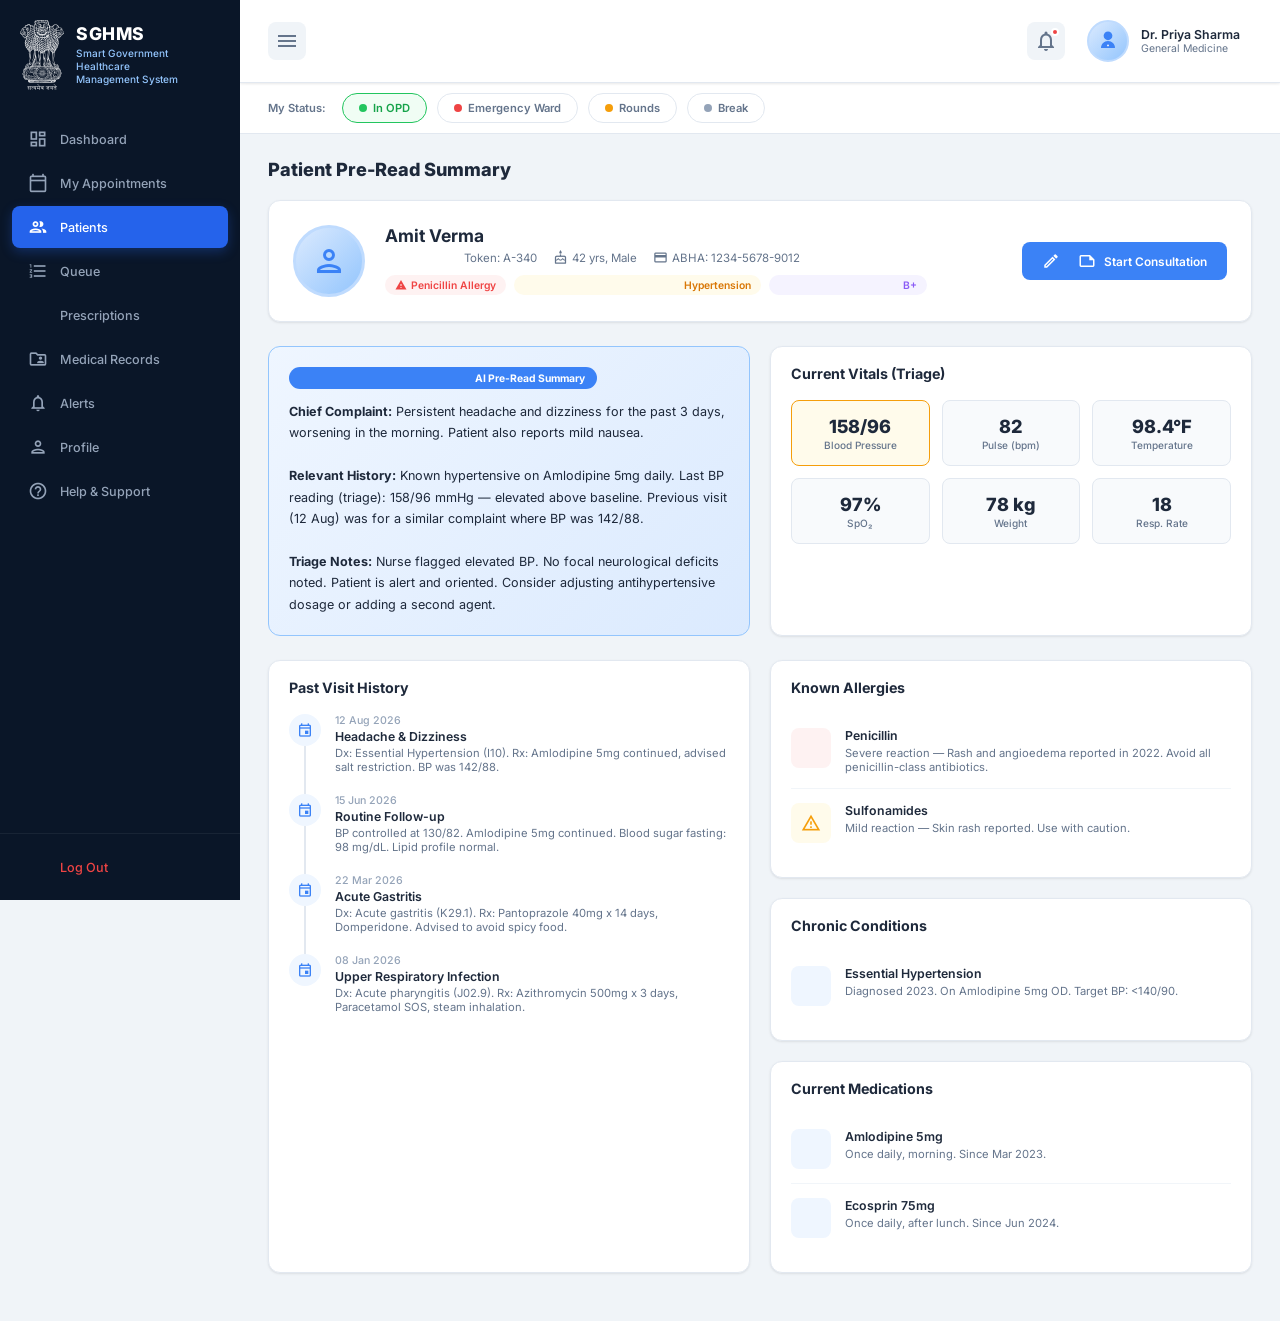
<file: patient.html>
<!DOCTYPE html>
<html lang="en">
<head>
    <meta charset="UTF-8">
    <meta name="viewport" content="width=device-width, initial-scale=1.0">
    <title>SGHMS Doctor Portal - Patient Summary</title>
    <meta name="description" content="AI-powered pre-read patient summary with vitals, history, and alerts.">
    <link rel="preconnect" href="https://fonts.googleapis.com">
    <link rel="preconnect" href="https://fonts.gstatic.com" crossorigin>
    <link href="https://fonts.googleapis.com/css2?family=Inter:wght@300;400;500;600;700;800&display=swap" rel="stylesheet">
    <link href="https://fonts.googleapis.com/icon?family=Material+Icons+Outlined" rel="stylesheet">
    <link rel="stylesheet" href="style.css">
</head>
<body>

    <!-- SIDEBAR -->
    <aside class="sidebar" id="sidebar">
        <div class="sidebar-brand">
            <img src="emblem.svg" alt="Emblem" class="emblem-img">
            <div class="brand-text">
                <span class="brand-title">SGHMS</span>
                <span class="brand-subtitle">Smart Government Healthcare<br>Management System</span>
            </div>
        </div>
        <nav class="sidebar-nav">
            <a href="index.html" class="nav-item"><span class="material-icons-outlined">dashboard</span> Dashboard</a>
            <a href="appointments.html" class="nav-item"><span class="material-icons-outlined">calendar_today</span> My Appointments</a>
            <a href="patients.html" class="nav-item active"><span class="material-icons-outlined">people</span> Patients</a>
            <a href="queue.html" class="nav-item"><span class="material-icons-outlined">format_list_numbered</span> Queue</a>
            <a href="prescription.html" class="nav-item"><span class="material-icons-outlined">medication</span> Prescriptions</a>
            <a href="records.html" class="nav-item"><span class="material-icons-outlined">folder_shared</span> Medical Records</a>
            <a href="alerts.html" class="nav-item"><span class="material-icons-outlined">notifications</span> Alerts</a>
            <a href="profile.html" class="nav-item"><span class="material-icons-outlined">person</span> Profile</a>
            <a href="help.html" class="nav-item"><span class="material-icons-outlined">help_outline</span> Help &amp; Support</a>
        </nav>
        <div class="sidebar-footer"><a href="#" class="nav-item logout"><span class="material-icons-outlined">logout</span> Log Out</a></div>
    </aside>

    <main class="main-content">
        <header class="header">
            <div class="mobile-brand">SGHMS</div>
            <div class="header-left"><button class="hamburger-btn" id="menuToggle"><span class="material-icons-outlined">menu</span></button></div>
            <div class="header-right">
                <button class="notification-btn"><span class="material-icons-outlined">notifications_none</span><span class="badge"></span></button>
                <div class="doctor-profile">
                    <div class="doctor-avatar"><svg viewBox="0 0 64 64" fill="none"><circle cx="32" cy="20" r="10" fill="#3b82f6"/><path d="M16 48c0-8.837 7.163-16 16-16s16 7.163 16 16" fill="#3b82f6"/><circle cx="32" cy="42" r="2" fill="white"/></svg></div>
                    <div class="doctor-info"><span class="name">Dr. Priya Sharma</span><span class="role">General Medicine</span></div>
                </div>
            </div>
        </header>

        <div class="status-bar">
            <span class="status-bar-label">My Status:</span>
            <button class="status-btn active" data-status="opd"><span class="status-dot-ind"></span> In OPD</button>
            <button class="status-btn" data-status="emergency"><span class="status-dot-ind"></span> Emergency Ward</button>
            <button class="status-btn" data-status="rounds"><span class="status-dot-ind"></span> Rounds</button>
            <button class="status-btn" data-status="break"><span class="status-dot-ind"></span> Break</button>
        </div>
        <div class="queue-pause-banner" id="queuePauseBanner"><span class="material-icons-outlined">pause_circle</span><span class="pause-text">Queue paused</span></div>

        <section class="page-content">
            <h1 class="page-title">Patient Pre-Read Summary</h1>

            <!-- Patient Header -->
            <div class="patient-header-card animate-in delay-1">
                <div class="patient-avatar-lg">
                    <span class="material-icons-outlined">person</span>
                </div>
                <div class="patient-demographics">
                    <div class="pd-name">Amit Verma</div>
                    <div class="pd-meta">
                        <span><span class="material-icons-outlined" style="font-size:15px">badge</span> Token: A-340</span>
                        <span><span class="material-icons-outlined" style="font-size:15px">cake</span> 42 yrs, Male</span>
                        <span><span class="material-icons-outlined" style="font-size:15px">credit_card</span> ABHA: 1234-5678-9012</span>
                    </div>
                    <div class="patient-tags">
                        <span class="tag allergy"><span class="material-icons-outlined" style="font-size:12px">warning</span> Penicillin Allergy</span>
                        <span class="tag chronic"><span class="material-icons-outlined" style="font-size:12px">monitor_heart</span> Hypertension</span>
                        <span class="tag blood"><span class="material-icons-outlined" style="font-size:12px">water_drop</span> B+</span>
                    </div>
                </div>
                <a href="prescription.html" class="btn btn-primary" style="align-self:center;">
                    <span class="material-icons-outlined" style="font-size:18px">edit_note</span> Start Consultation
                </a>
            </div>

            <div class="patient-grid">
                <!-- AI Summary -->
                <div class="ai-summary-card animate-in delay-2">
                    <div class="ai-badge">
                        <span class="material-icons-outlined" style="font-size:14px">auto_awesome</span> AI Pre-Read Summary
                    </div>
                    <div class="ai-text">
                        <strong>Chief Complaint:</strong> Persistent headache and dizziness for the past 3 days, worsening in the morning. Patient also reports mild nausea.<br><br>
                        <strong>Relevant History:</strong> Known hypertensive on Amlodipine 5mg daily. Last BP reading (triage): 158/96 mmHg — elevated above baseline. Previous visit (12 Aug) was for a similar complaint where BP was 142/88.<br><br>
                        <strong>Triage Notes:</strong> Nurse flagged elevated BP. No focal neurological deficits noted. Patient is alert and oriented. Consider adjusting antihypertensive dosage or adding a second agent.
                    </div>
                </div>

                <!-- Vitals -->
                <div class="card animate-in delay-3">
                    <div class="card-header"><h2>Current Vitals (Triage)</h2></div>
                    <div class="vitals-grid">
                        <div class="vital-item warning">
                            <div class="vital-value">158/96</div>
                            <div class="vital-label">Blood Pressure</div>
                        </div>
                        <div class="vital-item">
                            <div class="vital-value">82</div>
                            <div class="vital-label">Pulse (bpm)</div>
                        </div>
                        <div class="vital-item">
                            <div class="vital-value">98.4°F</div>
                            <div class="vital-label">Temperature</div>
                        </div>
                        <div class="vital-item">
                            <div class="vital-value">97%</div>
                            <div class="vital-label">SpO₂</div>
                        </div>
                        <div class="vital-item">
                            <div class="vital-value">78 kg</div>
                            <div class="vital-label">Weight</div>
                        </div>
                        <div class="vital-item">
                            <div class="vital-value">18</div>
                            <div class="vital-label">Resp. Rate</div>
                        </div>
                    </div>
                </div>
            </div>

            <div class="patient-grid">
                <!-- Past Visits Timeline -->
                <div class="card animate-in delay-4">
                    <div class="card-header"><h2>Past Visit History</h2></div>
                    <div class="timeline">
                        <div class="timeline-item">
                            <div class="timeline-dot"><span class="material-icons-outlined">event</span></div>
                            <div class="timeline-content">
                                <div class="timeline-date">12 Aug 2026</div>
                                <div class="timeline-title">Headache & Dizziness</div>
                                <div class="timeline-desc">Dx: Essential Hypertension (I10). Rx: Amlodipine 5mg continued, advised salt restriction. BP was 142/88.</div>
                            </div>
                        </div>
                        <div class="timeline-item">
                            <div class="timeline-dot"><span class="material-icons-outlined">event</span></div>
                            <div class="timeline-content">
                                <div class="timeline-date">15 Jun 2026</div>
                                <div class="timeline-title">Routine Follow-up</div>
                                <div class="timeline-desc">BP controlled at 130/82. Amlodipine 5mg continued. Blood sugar fasting: 98 mg/dL. Lipid profile normal.</div>
                            </div>
                        </div>
                        <div class="timeline-item">
                            <div class="timeline-dot"><span class="material-icons-outlined">event</span></div>
                            <div class="timeline-content">
                                <div class="timeline-date">22 Mar 2026</div>
                                <div class="timeline-title">Acute Gastritis</div>
                                <div class="timeline-desc">Dx: Acute gastritis (K29.1). Rx: Pantoprazole 40mg x 14 days, Domperidone. Advised to avoid spicy food.</div>
                            </div>
                        </div>
                        <div class="timeline-item">
                            <div class="timeline-dot"><span class="material-icons-outlined">event</span></div>
                            <div class="timeline-content">
                                <div class="timeline-date">08 Jan 2026</div>
                                <div class="timeline-title">Upper Respiratory Infection</div>
                                <div class="timeline-desc">Dx: Acute pharyngitis (J02.9). Rx: Azithromycin 500mg x 3 days, Paracetamol SOS, steam inhalation.</div>
                            </div>
                        </div>
                    </div>
                </div>

                <!-- Known Conditions & Allergies -->
                <div style="display:flex;flex-direction:column;gap:20px;">
                    <div class="card animate-in delay-5">
                        <div class="card-header"><h2>Known Allergies</h2></div>
                        <div class="alert-list">
                            <div class="alert-item">
                                <div class="alert-icon-wrap danger"><span class="material-icons-outlined">dangerous</span></div>
                                <div class="alert-content">
                                    <div class="alert-title">Penicillin</div>
                                    <div class="alert-desc">Severe reaction — Rash and angioedema reported in 2022. Avoid all penicillin-class antibiotics.</div>
                                </div>
                            </div>
                            <div class="alert-item">
                                <div class="alert-icon-wrap warning"><span class="material-icons-outlined">warning_amber</span></div>
                                <div class="alert-content">
                                    <div class="alert-title">Sulfonamides</div>
                                    <div class="alert-desc">Mild reaction — Skin rash reported. Use with caution.</div>
                                </div>
                            </div>
                        </div>
                    </div>

                    <div class="card animate-in delay-6">
                        <div class="card-header"><h2>Chronic Conditions</h2></div>
                        <div class="alert-list">
                            <div class="alert-item">
                                <div class="alert-icon-wrap info"><span class="material-icons-outlined">monitor_heart</span></div>
                                <div class="alert-content">
                                    <div class="alert-title">Essential Hypertension</div>
                                    <div class="alert-desc">Diagnosed 2023. On Amlodipine 5mg OD. Target BP: &lt;140/90.</div>
                                </div>
                            </div>
                        </div>
                    </div>

                    <div class="card animate-in delay-7">
                        <div class="card-header"><h2>Current Medications</h2></div>
                        <div class="alert-list">
                            <div class="alert-item">
                                <div class="alert-icon-wrap info"><span class="material-icons-outlined">medication</span></div>
                                <div class="alert-content">
                                    <div class="alert-title">Amlodipine 5mg</div>
                                    <div class="alert-desc">Once daily, morning. Since Mar 2023.</div>
                                </div>
                            </div>
                            <div class="alert-item">
                                <div class="alert-icon-wrap info"><span class="material-icons-outlined">medication</span></div>
                                <div class="alert-content">
                                    <div class="alert-title">Ecosprin 75mg</div>
                                    <div class="alert-desc">Once daily, after lunch. Since Jun 2024.</div>
                                </div>
                            </div>
                        </div>
                    </div>
                </div>
            </div>
        </section>
    </main>

    <script src="script.js"></script>
</body>
</html>
</file>
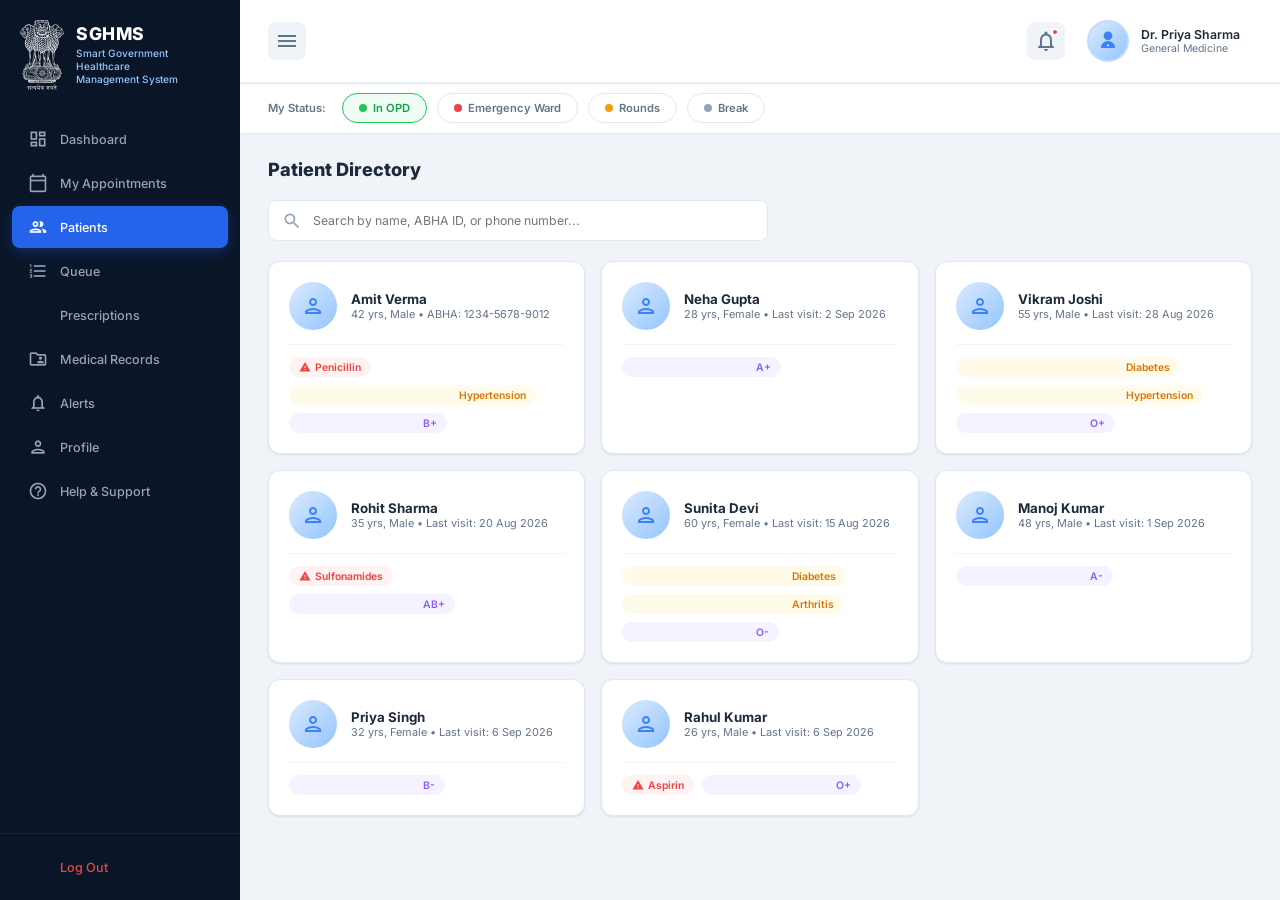
<file: patients.html>
<!DOCTYPE html>
<html lang="en">
<head>
    <meta charset="UTF-8">
    <meta name="viewport" content="width=device-width, initial-scale=1.0">
    <title>SGHMS Doctor Portal - Patients</title>
    <link rel="preconnect" href="https://fonts.googleapis.com">
    <link rel="preconnect" href="https://fonts.gstatic.com" crossorigin>
    <link href="https://fonts.googleapis.com/css2?family=Inter:wght@300;400;500;600;700;800&display=swap" rel="stylesheet">
    <link href="https://fonts.googleapis.com/icon?family=Material+Icons+Outlined" rel="stylesheet">
    <link rel="stylesheet" href="style.css">
</head>
<body>
    <aside class="sidebar" id="sidebar">
        <div class="sidebar-brand">
            <img src="emblem.svg" alt="Emblem" class="emblem-img">
            <div class="brand-text">
                <span class="brand-title">SGHMS</span>
                <span class="brand-subtitle">Smart Government Healthcare<br>Management System</span>
            </div>
        </div>
        <nav class="sidebar-nav">
            <a href="index.html" class="nav-item"><span class="material-icons-outlined">dashboard</span> Dashboard</a>
            <a href="appointments.html" class="nav-item"><span class="material-icons-outlined">calendar_today</span> My Appointments</a>
            <a href="patients.html" class="nav-item active"><span class="material-icons-outlined">people</span> Patients</a>
            <a href="queue.html" class="nav-item"><span class="material-icons-outlined">format_list_numbered</span> Queue</a>
            <a href="prescription.html" class="nav-item"><span class="material-icons-outlined">medication</span> Prescriptions</a>
            <a href="records.html" class="nav-item"><span class="material-icons-outlined">folder_shared</span> Medical Records</a>
            <a href="alerts.html" class="nav-item"><span class="material-icons-outlined">notifications</span> Alerts</a>
            <a href="profile.html" class="nav-item"><span class="material-icons-outlined">person</span> Profile</a>
            <a href="help.html" class="nav-item"><span class="material-icons-outlined">help_outline</span> Help &amp; Support</a>
        </nav>
        <div class="sidebar-footer"><a href="#" class="nav-item logout"><span class="material-icons-outlined">logout</span> Log Out</a></div>
    </aside>

    <main class="main-content">
        <header class="header">
            <div class="mobile-brand">SGHMS</div>
            <div class="header-left"><button class="hamburger-btn" id="menuToggle"><span class="material-icons-outlined">menu</span></button></div>
            <div class="header-right">
                <button class="notification-btn"><span class="material-icons-outlined">notifications_none</span><span class="badge"></span></button>
                <div class="doctor-profile">
                    <div class="doctor-avatar"><svg viewBox="0 0 64 64" fill="none"><circle cx="32" cy="20" r="10" fill="#3b82f6"/><path d="M16 48c0-8.837 7.163-16 16-16s16 7.163 16 16" fill="#3b82f6"/><circle cx="32" cy="42" r="2" fill="white"/></svg></div>
                    <div class="doctor-info"><span class="name">Dr. Priya Sharma</span><span class="role">General Medicine</span></div>
                </div>
            </div>
        </header>
        <div class="status-bar">
            <span class="status-bar-label">My Status:</span>
            <button class="status-btn active" data-status="opd"><span class="status-dot-ind"></span> In OPD</button>
            <button class="status-btn" data-status="emergency"><span class="status-dot-ind"></span> Emergency Ward</button>
            <button class="status-btn" data-status="rounds"><span class="status-dot-ind"></span> Rounds</button>
            <button class="status-btn" data-status="break"><span class="status-dot-ind"></span> Break</button>
        </div>
        <div class="queue-pause-banner" id="queuePauseBanner"><span class="material-icons-outlined">pause_circle</span><span class="pause-text">Queue paused</span></div>

        <section class="page-content">
            <h1 class="page-title">Patient Directory</h1>

            <!-- Search -->
            <div class="search-input-wrap animate-in delay-1" style="margin-bottom:20px;max-width:500px;">
                <span class="material-icons-outlined">search</span>
                <input type="text" class="search-input" placeholder="Search by name, ABHA ID, or phone number..." id="patientSearch" oninput="filterPatients()">
            </div>

            <div class="patients-grid" id="patientsGrid">
                <a href="patient.html" class="patient-card animate-in delay-2" data-name="Amit Verma">
                    <div class="pc-top">
                        <div class="pc-avatar"><span class="material-icons-outlined">person</span></div>
                        <div><div class="pc-name">Amit Verma</div><div class="pc-meta">42 yrs, Male • ABHA: 1234-5678-9012</div></div>
                    </div>
                    <div class="pc-bottom">
                        <span class="tag allergy"><span class="material-icons-outlined" style="font-size:12px">warning</span> Penicillin</span>
                        <span class="tag chronic"><span class="material-icons-outlined" style="font-size:12px">monitor_heart</span> Hypertension</span>
                        <span class="tag blood"><span class="material-icons-outlined" style="font-size:12px">water_drop</span> B+</span>
                    </div>
                </a>
                <a href="patient.html" class="patient-card animate-in delay-2" data-name="Neha Gupta" style="text-decoration:none;color:inherit;">
                    <div class="pc-top">
                        <div class="pc-avatar"><span class="material-icons-outlined">person</span></div>
                        <div><div class="pc-name">Neha Gupta</div><div class="pc-meta">28 yrs, Female • Last visit: 2 Sep 2026</div></div>
                    </div>
                    <div class="pc-bottom">
                        <span class="tag blood"><span class="material-icons-outlined" style="font-size:12px">water_drop</span> A+</span>
                    </div>
                </a>
                <a href="patient.html" class="patient-card animate-in delay-3" data-name="Vikram Joshi" style="text-decoration:none;color:inherit;">
                    <div class="pc-top">
                        <div class="pc-avatar"><span class="material-icons-outlined">person</span></div>
                        <div><div class="pc-name">Vikram Joshi</div><div class="pc-meta">55 yrs, Male • Last visit: 28 Aug 2026</div></div>
                    </div>
                    <div class="pc-bottom">
                        <span class="tag chronic"><span class="material-icons-outlined" style="font-size:12px">monitor_heart</span> Diabetes</span>
                        <span class="tag chronic"><span class="material-icons-outlined" style="font-size:12px">monitor_heart</span> Hypertension</span>
                        <span class="tag blood"><span class="material-icons-outlined" style="font-size:12px">water_drop</span> O+</span>
                    </div>
                </a>
                <a href="patient.html" class="patient-card animate-in delay-3" data-name="Rohit Sharma" style="text-decoration:none;color:inherit;">
                    <div class="pc-top">
                        <div class="pc-avatar"><span class="material-icons-outlined">person</span></div>
                        <div><div class="pc-name">Rohit Sharma</div><div class="pc-meta">35 yrs, Male • Last visit: 20 Aug 2026</div></div>
                    </div>
                    <div class="pc-bottom">
                        <span class="tag allergy"><span class="material-icons-outlined" style="font-size:12px">warning</span> Sulfonamides</span>
                        <span class="tag blood"><span class="material-icons-outlined" style="font-size:12px">water_drop</span> AB+</span>
                    </div>
                </a>
                <a href="patient.html" class="patient-card animate-in delay-4" data-name="Sunita Devi" style="text-decoration:none;color:inherit;">
                    <div class="pc-top">
                        <div class="pc-avatar"><span class="material-icons-outlined">person</span></div>
                        <div><div class="pc-name">Sunita Devi</div><div class="pc-meta">60 yrs, Female • Last visit: 15 Aug 2026</div></div>
                    </div>
                    <div class="pc-bottom">
                        <span class="tag chronic"><span class="material-icons-outlined" style="font-size:12px">monitor_heart</span> Diabetes</span>
                        <span class="tag chronic"><span class="material-icons-outlined" style="font-size:12px">monitor_heart</span> Arthritis</span>
                        <span class="tag blood"><span class="material-icons-outlined" style="font-size:12px">water_drop</span> O-</span>
                    </div>
                </a>
                <a href="patient.html" class="patient-card animate-in delay-4" data-name="Manoj Kumar" style="text-decoration:none;color:inherit;">
                    <div class="pc-top">
                        <div class="pc-avatar"><span class="material-icons-outlined">person</span></div>
                        <div><div class="pc-name">Manoj Kumar</div><div class="pc-meta">48 yrs, Male • Last visit: 1 Sep 2026</div></div>
                    </div>
                    <div class="pc-bottom">
                        <span class="tag blood"><span class="material-icons-outlined" style="font-size:12px">water_drop</span> A-</span>
                    </div>
                </a>
                <a href="patient.html" class="patient-card animate-in delay-5" data-name="Priya Singh" style="text-decoration:none;color:inherit;">
                    <div class="pc-top">
                        <div class="pc-avatar"><span class="material-icons-outlined">person</span></div>
                        <div><div class="pc-name">Priya Singh</div><div class="pc-meta">32 yrs, Female • Last visit: 6 Sep 2026</div></div>
                    </div>
                    <div class="pc-bottom">
                        <span class="tag blood"><span class="material-icons-outlined" style="font-size:12px">water_drop</span> B-</span>
                    </div>
                </a>
                <a href="patient.html" class="patient-card animate-in delay-5" data-name="Rahul Kumar" style="text-decoration:none;color:inherit;">
                    <div class="pc-top">
                        <div class="pc-avatar"><span class="material-icons-outlined">person</span></div>
                        <div><div class="pc-name">Rahul Kumar</div><div class="pc-meta">26 yrs, Male • Last visit: 6 Sep 2026</div></div>
                    </div>
                    <div class="pc-bottom">
                        <span class="tag allergy"><span class="material-icons-outlined" style="font-size:12px">warning</span> Aspirin</span>
                        <span class="tag blood"><span class="material-icons-outlined" style="font-size:12px">water_drop</span> O+</span>
                    </div>
                </a>
            </div>
        </section>
    </main>

    <script src="script.js"></script>
    <script>
        function filterPatients() {
            const q = document.getElementById('patientSearch').value.toLowerCase();
            document.querySelectorAll('.patient-card').forEach(card => {
                const name = card.dataset.name.toLowerCase();
                card.style.display = name.includes(q) ? '' : 'none';
            });
        }
    </script>
</body>
</html>
</file>
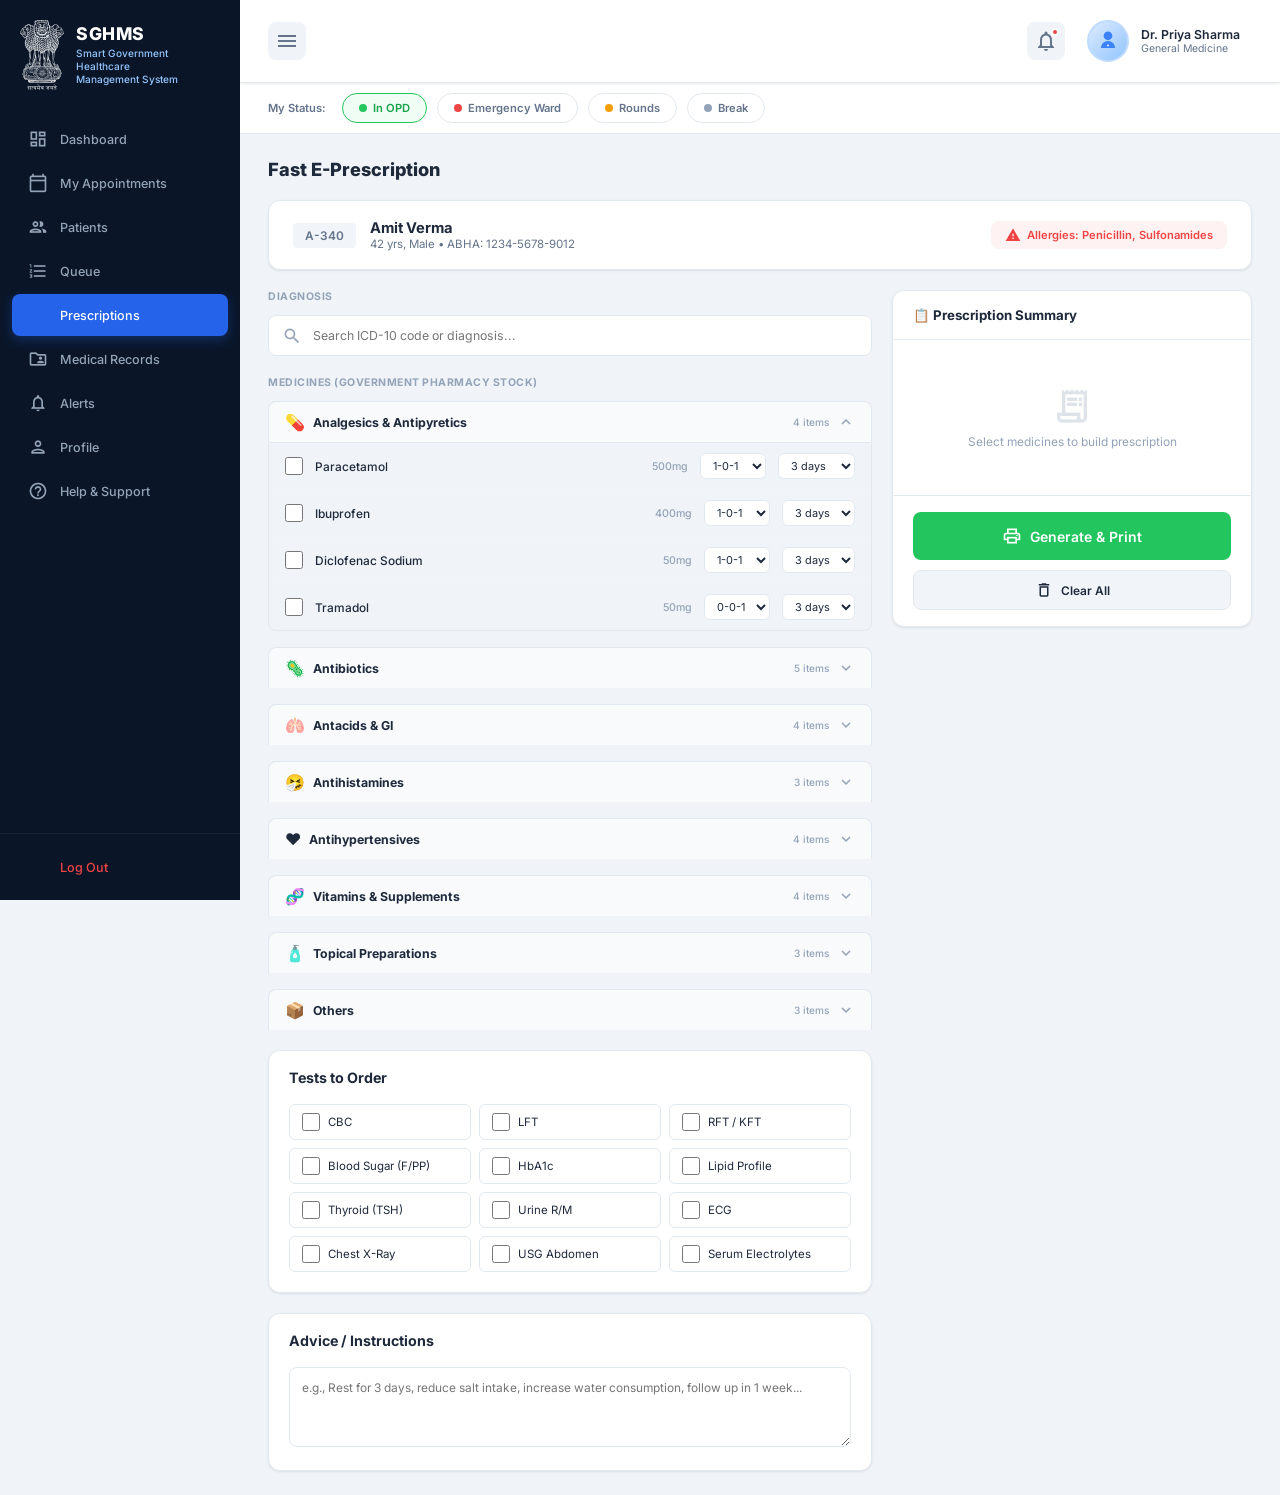
<file: prescription.html>
<!DOCTYPE html>
<html lang="en">
<head>
    <meta charset="UTF-8">
    <meta name="viewport" content="width=device-width, initial-scale=1.0">
    <title>SGHMS Doctor Portal - E-Prescription</title>
    <meta name="description" content="Fast e-prescription with checkbox interface for government pharmacy medicines.">
    <link rel="preconnect" href="https://fonts.googleapis.com">
    <link rel="preconnect" href="https://fonts.gstatic.com" crossorigin>
    <link href="https://fonts.googleapis.com/css2?family=Inter:wght@300;400;500;600;700;800&display=swap" rel="stylesheet">
    <link href="https://fonts.googleapis.com/icon?family=Material+Icons+Outlined" rel="stylesheet">
    <link rel="stylesheet" href="style.css">
</head>
<body>

    <!-- SIDEBAR -->
    <aside class="sidebar" id="sidebar">
        <div class="sidebar-brand">
            <img src="emblem.svg" alt="Emblem" class="emblem-img">
            <div class="brand-text">
                <span class="brand-title">SGHMS</span>
                <span class="brand-subtitle">Smart Government Healthcare<br>Management System</span>
            </div>
        </div>
        <nav class="sidebar-nav">
            <a href="index.html" class="nav-item"><span class="material-icons-outlined">dashboard</span> Dashboard</a>
            <a href="appointments.html" class="nav-item"><span class="material-icons-outlined">calendar_today</span> My Appointments</a>
            <a href="patients.html" class="nav-item"><span class="material-icons-outlined">people</span> Patients</a>
            <a href="queue.html" class="nav-item"><span class="material-icons-outlined">format_list_numbered</span> Queue</a>
            <a href="prescription.html" class="nav-item active"><span class="material-icons-outlined">medication</span> Prescriptions</a>
            <a href="records.html" class="nav-item"><span class="material-icons-outlined">folder_shared</span> Medical Records</a>
            <a href="alerts.html" class="nav-item"><span class="material-icons-outlined">notifications</span> Alerts</a>
            <a href="profile.html" class="nav-item"><span class="material-icons-outlined">person</span> Profile</a>
            <a href="help.html" class="nav-item"><span class="material-icons-outlined">help_outline</span> Help &amp; Support</a>
        </nav>
        <div class="sidebar-footer"><a href="#" class="nav-item logout"><span class="material-icons-outlined">logout</span> Log Out</a></div>
    </aside>

    <main class="main-content">
        <header class="header">
            <div class="mobile-brand">SGHMS</div>
            <div class="header-left"><button class="hamburger-btn" id="menuToggle"><span class="material-icons-outlined">menu</span></button></div>
            <div class="header-right">
                <button class="notification-btn"><span class="material-icons-outlined">notifications_none</span><span class="badge"></span></button>
                <div class="doctor-profile">
                    <div class="doctor-avatar"><svg viewBox="0 0 64 64" fill="none"><circle cx="32" cy="20" r="10" fill="#3b82f6"/><path d="M16 48c0-8.837 7.163-16 16-16s16 7.163 16 16" fill="#3b82f6"/><circle cx="32" cy="42" r="2" fill="white"/></svg></div>
                    <div class="doctor-info"><span class="name">Dr. Priya Sharma</span><span class="role">General Medicine</span></div>
                </div>
            </div>
        </header>

        <div class="status-bar">
            <span class="status-bar-label">My Status:</span>
            <button class="status-btn active" data-status="opd"><span class="status-dot-ind"></span> In OPD</button>
            <button class="status-btn" data-status="emergency"><span class="status-dot-ind"></span> Emergency Ward</button>
            <button class="status-btn" data-status="rounds"><span class="status-dot-ind"></span> Rounds</button>
            <button class="status-btn" data-status="break"><span class="status-dot-ind"></span> Break</button>
        </div>
        <div class="queue-pause-banner" id="queuePauseBanner"><span class="material-icons-outlined">pause_circle</span><span class="pause-text">Queue paused</span></div>

        <section class="page-content">
            <h1 class="page-title">Fast E-Prescription</h1>

            <!-- Patient Header -->
            <div class="rx-header animate-in delay-1">
                <div class="rx-patient-info">
                    <span class="id-badge" style="font-size:0.85rem;padding:5px 12px;">A-340</span>
                    <div>
                        <div class="rx-name">Amit Verma</div>
                        <div class="rx-meta">42 yrs, Male • ABHA: 1234-5678-9012</div>
                    </div>
                </div>
                <div class="rx-allergy-strip">
                    <span class="material-icons-outlined" style="font-size:16px">warning</span>
                    Allergies: Penicillin, Sulfonamides
                </div>
            </div>

            <div class="rx-layout">
                <!-- Left: Medicine Selection -->
                <div>
                    <!-- Diagnosis -->
                    <div class="diagnosis-section animate-in delay-2">
                        <div class="section-label">Diagnosis</div>
                        <div class="search-input-wrap">
                            <span class="material-icons-outlined">search</span>
                            <input type="text" class="search-input" id="diagnosisSearch" placeholder="Search ICD-10 code or diagnosis..." list="diagnosisList">
                            <datalist id="diagnosisList">
                                <option value="I10 - Essential Hypertension">
                                <option value="J02.9 - Acute Pharyngitis">
                                <option value="K29.1 - Acute Gastritis">
                                <option value="R51 - Headache">
                                <option value="M54.5 - Low Back Pain">
                                <option value="J06.9 - Upper Respiratory Infection">
                                <option value="L30.9 - Dermatitis, Unspecified">
                                <option value="E11.9 - Type 2 Diabetes">
                                <option value="N39.0 - Urinary Tract Infection">
                                <option value="A09 - Acute Gastroenteritis">
                            </datalist>
                        </div>
                    </div>

                    <!-- Medicine Categories -->
                    <div class="section-label animate-in delay-3">Medicines (Government Pharmacy Stock)</div>

                    <!-- Analgesics -->
                    <div class="medicine-category animate-in delay-3">
                        <div class="category-header open" onclick="toggleCategory(this)">
                            <span class="cat-icon">💊</span>
                            <span class="cat-name">Analgesics & Antipyretics</span>
                            <span class="cat-count">4 items</span>
                            <span class="material-icons-outlined">expand_more</span>
                        </div>
                        <div class="medicine-grid">
                            <div class="med-item">
                                <input type="checkbox" class="med-checkbox" data-name="Paracetamol 500mg" data-category="Analgesics" onchange="updateSummary()">
                                <span class="med-name">Paracetamol</span>
                                <span class="med-strength">500mg</span>
                                <select class="dosage-select" onchange="updateSummary()"><option>1-0-1</option><option>1-1-1</option><option>0-0-1</option><option>SOS</option></select>
                                <select class="duration-select" onchange="updateSummary()"><option>3 days</option><option>5 days</option><option>7 days</option><option>10 days</option><option>14 days</option></select>
                            </div>
                            <div class="med-item">
                                <input type="checkbox" class="med-checkbox" data-name="Ibuprofen 400mg" data-category="Analgesics" onchange="updateSummary()">
                                <span class="med-name">Ibuprofen</span>
                                <span class="med-strength">400mg</span>
                                <select class="dosage-select" onchange="updateSummary()"><option>1-0-1</option><option>1-1-1</option><option>0-0-1</option><option>SOS</option></select>
                                <select class="duration-select" onchange="updateSummary()"><option>3 days</option><option>5 days</option><option>7 days</option></select>
                            </div>
                            <div class="med-item">
                                <input type="checkbox" class="med-checkbox" data-name="Diclofenac 50mg" data-category="Analgesics" onchange="updateSummary()">
                                <span class="med-name">Diclofenac Sodium</span>
                                <span class="med-strength">50mg</span>
                                <select class="dosage-select" onchange="updateSummary()"><option>1-0-1</option><option>0-0-1</option><option>SOS</option></select>
                                <select class="duration-select" onchange="updateSummary()"><option>3 days</option><option>5 days</option><option>7 days</option></select>
                            </div>
                            <div class="med-item">
                                <input type="checkbox" class="med-checkbox" data-name="Tramadol 50mg" data-category="Analgesics" onchange="updateSummary()">
                                <span class="med-name">Tramadol</span>
                                <span class="med-strength">50mg</span>
                                <select class="dosage-select" onchange="updateSummary()"><option>0-0-1</option><option>1-0-1</option><option>SOS</option></select>
                                <select class="duration-select" onchange="updateSummary()"><option>3 days</option><option>5 days</option></select>
                            </div>
                        </div>
                    </div>

                    <!-- Antibiotics -->
                    <div class="medicine-category animate-in delay-4">
                        <div class="category-header" onclick="toggleCategory(this)">
                            <span class="cat-icon">🦠</span>
                            <span class="cat-name">Antibiotics</span>
                            <span class="cat-count">5 items</span>
                            <span class="material-icons-outlined">expand_more</span>
                        </div>
                        <div class="medicine-grid collapsed">
                            <div class="med-item">
                                <input type="checkbox" class="med-checkbox" data-name="Amoxicillin 500mg" data-category="Antibiotics" onchange="updateSummary()">
                                <span class="med-name">Amoxicillin</span>
                                <span class="med-strength">500mg</span>
                                <select class="dosage-select" onchange="updateSummary()"><option>1-1-1</option><option>1-0-1</option></select>
                                <select class="duration-select" onchange="updateSummary()"><option>5 days</option><option>7 days</option><option>10 days</option></select>
                            </div>
                            <div class="med-item">
                                <input type="checkbox" class="med-checkbox" data-name="Azithromycin 500mg" data-category="Antibiotics" onchange="updateSummary()">
                                <span class="med-name">Azithromycin</span>
                                <span class="med-strength">500mg</span>
                                <select class="dosage-select" onchange="updateSummary()"><option>0-0-1</option><option>1-0-0</option></select>
                                <select class="duration-select" onchange="updateSummary()"><option>3 days</option><option>5 days</option></select>
                            </div>
                            <div class="med-item">
                                <input type="checkbox" class="med-checkbox" data-name="Ciprofloxacin 500mg" data-category="Antibiotics" onchange="updateSummary()">
                                <span class="med-name">Ciprofloxacin</span>
                                <span class="med-strength">500mg</span>
                                <select class="dosage-select" onchange="updateSummary()"><option>1-0-1</option><option>1-1-1</option></select>
                                <select class="duration-select" onchange="updateSummary()"><option>5 days</option><option>7 days</option></select>
                            </div>
                            <div class="med-item">
                                <input type="checkbox" class="med-checkbox" data-name="Doxycycline 100mg" data-category="Antibiotics" onchange="updateSummary()">
                                <span class="med-name">Doxycycline</span>
                                <span class="med-strength">100mg</span>
                                <select class="dosage-select" onchange="updateSummary()"><option>1-0-1</option><option>0-0-1</option></select>
                                <select class="duration-select" onchange="updateSummary()"><option>5 days</option><option>7 days</option><option>10 days</option></select>
                            </div>
                            <div class="med-item">
                                <input type="checkbox" class="med-checkbox" data-name="Metronidazole 400mg" data-category="Antibiotics" onchange="updateSummary()">
                                <span class="med-name">Metronidazole</span>
                                <span class="med-strength">400mg</span>
                                <select class="dosage-select" onchange="updateSummary()"><option>1-1-1</option><option>1-0-1</option></select>
                                <select class="duration-select" onchange="updateSummary()"><option>5 days</option><option>7 days</option></select>
                            </div>
                        </div>
                    </div>

                    <!-- Antacids -->
                    <div class="medicine-category animate-in delay-4">
                        <div class="category-header" onclick="toggleCategory(this)">
                            <span class="cat-icon">🫁</span>
                            <span class="cat-name">Antacids & GI</span>
                            <span class="cat-count">4 items</span>
                            <span class="material-icons-outlined">expand_more</span>
                        </div>
                        <div class="medicine-grid collapsed">
                            <div class="med-item">
                                <input type="checkbox" class="med-checkbox" data-name="Omeprazole 20mg" data-category="Antacids" onchange="updateSummary()">
                                <span class="med-name">Omeprazole</span><span class="med-strength">20mg</span>
                                <select class="dosage-select" onchange="updateSummary()"><option>1-0-0</option><option>1-0-1</option></select>
                                <select class="duration-select" onchange="updateSummary()"><option>7 days</option><option>14 days</option><option>30 days</option></select>
                            </div>
                            <div class="med-item">
                                <input type="checkbox" class="med-checkbox" data-name="Pantoprazole 40mg" data-category="Antacids" onchange="updateSummary()">
                                <span class="med-name">Pantoprazole</span><span class="med-strength">40mg</span>
                                <select class="dosage-select" onchange="updateSummary()"><option>1-0-0</option><option>1-0-1</option></select>
                                <select class="duration-select" onchange="updateSummary()"><option>7 days</option><option>14 days</option><option>30 days</option></select>
                            </div>
                            <div class="med-item">
                                <input type="checkbox" class="med-checkbox" data-name="Ranitidine 150mg" data-category="Antacids" onchange="updateSummary()">
                                <span class="med-name">Ranitidine</span><span class="med-strength">150mg</span>
                                <select class="dosage-select" onchange="updateSummary()"><option>1-0-1</option><option>0-0-1</option></select>
                                <select class="duration-select" onchange="updateSummary()"><option>5 days</option><option>7 days</option></select>
                            </div>
                            <div class="med-item">
                                <input type="checkbox" class="med-checkbox" data-name="Domperidone 10mg" data-category="Antacids" onchange="updateSummary()">
                                <span class="med-name">Domperidone</span><span class="med-strength">10mg</span>
                                <select class="dosage-select" onchange="updateSummary()"><option>1-1-1</option><option>1-0-1</option></select>
                                <select class="duration-select" onchange="updateSummary()"><option>3 days</option><option>5 days</option></select>
                            </div>
                        </div>
                    </div>

                    <!-- Antihistamines -->
                    <div class="medicine-category animate-in delay-5">
                        <div class="category-header" onclick="toggleCategory(this)">
                            <span class="cat-icon">🤧</span>
                            <span class="cat-name">Antihistamines</span>
                            <span class="cat-count">3 items</span>
                            <span class="material-icons-outlined">expand_more</span>
                        </div>
                        <div class="medicine-grid collapsed">
                            <div class="med-item">
                                <input type="checkbox" class="med-checkbox" data-name="Cetirizine 10mg" data-category="Antihistamines" onchange="updateSummary()">
                                <span class="med-name">Cetirizine</span><span class="med-strength">10mg</span>
                                <select class="dosage-select" onchange="updateSummary()"><option>0-0-1</option><option>1-0-1</option></select>
                                <select class="duration-select" onchange="updateSummary()"><option>5 days</option><option>7 days</option><option>14 days</option></select>
                            </div>
                            <div class="med-item">
                                <input type="checkbox" class="med-checkbox" data-name="Levocetirizine 5mg" data-category="Antihistamines" onchange="updateSummary()">
                                <span class="med-name">Levocetirizine</span><span class="med-strength">5mg</span>
                                <select class="dosage-select" onchange="updateSummary()"><option>0-0-1</option><option>1-0-1</option></select>
                                <select class="duration-select" onchange="updateSummary()"><option>5 days</option><option>7 days</option></select>
                            </div>
                            <div class="med-item">
                                <input type="checkbox" class="med-checkbox" data-name="Chlorpheniramine 4mg" data-category="Antihistamines" onchange="updateSummary()">
                                <span class="med-name">Chlorpheniramine Maleate</span><span class="med-strength">4mg</span>
                                <select class="dosage-select" onchange="updateSummary()"><option>1-1-1</option><option>0-0-1</option></select>
                                <select class="duration-select" onchange="updateSummary()"><option>3 days</option><option>5 days</option></select>
                            </div>
                        </div>
                    </div>

                    <!-- Antihypertensives -->
                    <div class="medicine-category animate-in delay-5">
                        <div class="category-header" onclick="toggleCategory(this)">
                            <span class="cat-icon">❤️</span>
                            <span class="cat-name">Antihypertensives</span>
                            <span class="cat-count">4 items</span>
                            <span class="material-icons-outlined">expand_more</span>
                        </div>
                        <div class="medicine-grid collapsed">
                            <div class="med-item">
                                <input type="checkbox" class="med-checkbox" data-name="Amlodipine 5mg" data-category="Antihypertensives" onchange="updateSummary()">
                                <span class="med-name">Amlodipine</span><span class="med-strength">5mg</span>
                                <select class="dosage-select" onchange="updateSummary()"><option>1-0-0</option><option>0-0-1</option></select>
                                <select class="duration-select" onchange="updateSummary()"><option>30 days</option><option>14 days</option></select>
                            </div>
                            <div class="med-item">
                                <input type="checkbox" class="med-checkbox" data-name="Telmisartan 40mg" data-category="Antihypertensives" onchange="updateSummary()">
                                <span class="med-name">Telmisartan</span><span class="med-strength">40mg</span>
                                <select class="dosage-select" onchange="updateSummary()"><option>1-0-0</option><option>0-0-1</option></select>
                                <select class="duration-select" onchange="updateSummary()"><option>30 days</option></select>
                            </div>
                            <div class="med-item">
                                <input type="checkbox" class="med-checkbox" data-name="Atenolol 50mg" data-category="Antihypertensives" onchange="updateSummary()">
                                <span class="med-name">Atenolol</span><span class="med-strength">50mg</span>
                                <select class="dosage-select" onchange="updateSummary()"><option>1-0-0</option><option>1-0-1</option></select>
                                <select class="duration-select" onchange="updateSummary()"><option>30 days</option></select>
                            </div>
                            <div class="med-item">
                                <input type="checkbox" class="med-checkbox" data-name="Hydrochlorothiazide 12.5mg" data-category="Antihypertensives" onchange="updateSummary()">
                                <span class="med-name">Hydrochlorothiazide</span><span class="med-strength">12.5mg</span>
                                <select class="dosage-select" onchange="updateSummary()"><option>1-0-0</option></select>
                                <select class="duration-select" onchange="updateSummary()"><option>30 days</option></select>
                            </div>
                        </div>
                    </div>

                    <!-- Vitamins & Supplements -->
                    <div class="medicine-category animate-in delay-6">
                        <div class="category-header" onclick="toggleCategory(this)">
                            <span class="cat-icon">🧬</span>
                            <span class="cat-name">Vitamins & Supplements</span>
                            <span class="cat-count">4 items</span>
                            <span class="material-icons-outlined">expand_more</span>
                        </div>
                        <div class="medicine-grid collapsed">
                            <div class="med-item">
                                <input type="checkbox" class="med-checkbox" data-name="Vitamin B-Complex" data-category="Vitamins" onchange="updateSummary()">
                                <span class="med-name">Vitamin B-Complex</span><span class="med-strength">Tab</span>
                                <select class="dosage-select" onchange="updateSummary()"><option>0-0-1</option><option>1-0-1</option></select>
                                <select class="duration-select" onchange="updateSummary()"><option>14 days</option><option>30 days</option></select>
                            </div>
                            <div class="med-item">
                                <input type="checkbox" class="med-checkbox" data-name="Vitamin D3 60000 IU" data-category="Vitamins" onchange="updateSummary()">
                                <span class="med-name">Vitamin D3 (Cholecalciferol)</span><span class="med-strength">60000 IU</span>
                                <select class="dosage-select" onchange="updateSummary()"><option>Once weekly</option><option>Once monthly</option></select>
                                <select class="duration-select" onchange="updateSummary()"><option>8 weeks</option><option>12 weeks</option></select>
                            </div>
                            <div class="med-item">
                                <input type="checkbox" class="med-checkbox" data-name="Iron + Folic Acid" data-category="Vitamins" onchange="updateSummary()">
                                <span class="med-name">Iron + Folic Acid</span><span class="med-strength">Tab</span>
                                <select class="dosage-select" onchange="updateSummary()"><option>0-0-1</option><option>1-0-0</option></select>
                                <select class="duration-select" onchange="updateSummary()"><option>30 days</option><option>60 days</option></select>
                            </div>
                            <div class="med-item">
                                <input type="checkbox" class="med-checkbox" data-name="Calcium + Vitamin D3" data-category="Vitamins" onchange="updateSummary()">
                                <span class="med-name">Calcium + Vitamin D3</span><span class="med-strength">500mg</span>
                                <select class="dosage-select" onchange="updateSummary()"><option>0-0-1</option><option>1-0-1</option></select>
                                <select class="duration-select" onchange="updateSummary()"><option>30 days</option><option>60 days</option></select>
                            </div>
                        </div>
                    </div>

                    <!-- Topical -->
                    <div class="medicine-category animate-in delay-6">
                        <div class="category-header" onclick="toggleCategory(this)">
                            <span class="cat-icon">🧴</span>
                            <span class="cat-name">Topical Preparations</span>
                            <span class="cat-count">3 items</span>
                            <span class="material-icons-outlined">expand_more</span>
                        </div>
                        <div class="medicine-grid collapsed">
                            <div class="med-item">
                                <input type="checkbox" class="med-checkbox" data-name="Povidone-Iodine (Betadine)" data-category="Topical" onchange="updateSummary()">
                                <span class="med-name">Povidone-Iodine (Betadine)</span><span class="med-strength">Solution</span>
                                <select class="dosage-select" onchange="updateSummary()"><option>Apply locally</option><option>BD</option></select>
                                <select class="duration-select" onchange="updateSummary()"><option>5 days</option><option>7 days</option></select>
                            </div>
                            <div class="med-item">
                                <input type="checkbox" class="med-checkbox" data-name="Mupirocin Ointment 2%" data-category="Topical" onchange="updateSummary()">
                                <span class="med-name">Mupirocin Ointment</span><span class="med-strength">2%</span>
                                <select class="dosage-select" onchange="updateSummary()"><option>Apply BD</option><option>Apply TDS</option></select>
                                <select class="duration-select" onchange="updateSummary()"><option>5 days</option><option>7 days</option></select>
                            </div>
                            <div class="med-item">
                                <input type="checkbox" class="med-checkbox" data-name="Calamine Lotion" data-category="Topical" onchange="updateSummary()">
                                <span class="med-name">Calamine Lotion</span><span class="med-strength">Lotion</span>
                                <select class="dosage-select" onchange="updateSummary()"><option>Apply locally SOS</option><option>Apply BD</option></select>
                                <select class="duration-select" onchange="updateSummary()"><option>5 days</option><option>7 days</option></select>
                            </div>
                        </div>
                    </div>

                    <!-- Others -->
                    <div class="medicine-category animate-in delay-7">
                        <div class="category-header" onclick="toggleCategory(this)">
                            <span class="cat-icon">📦</span>
                            <span class="cat-name">Others</span>
                            <span class="cat-count">3 items</span>
                            <span class="material-icons-outlined">expand_more</span>
                        </div>
                        <div class="medicine-grid collapsed">
                            <div class="med-item">
                                <input type="checkbox" class="med-checkbox" data-name="ORS Sachets" data-category="Others" onchange="updateSummary()">
                                <span class="med-name">ORS Sachets</span><span class="med-strength">Sachet</span>
                                <select class="dosage-select" onchange="updateSummary()"><option>After each loose stool</option><option>1-1-1</option></select>
                                <select class="duration-select" onchange="updateSummary()"><option>3 days</option><option>5 days</option></select>
                            </div>
                            <div class="med-item">
                                <input type="checkbox" class="med-checkbox" data-name="Cough Syrup (Dextromethorphan)" data-category="Others" onchange="updateSummary()">
                                <span class="med-name">Cough Syrup (Dextromethorphan)</span><span class="med-strength">Syrup</span>
                                <select class="dosage-select" onchange="updateSummary()"><option>10ml TDS</option><option>5ml TDS</option></select>
                                <select class="duration-select" onchange="updateSummary()"><option>3 days</option><option>5 days</option></select>
                            </div>
                            <div class="med-item">
                                <input type="checkbox" class="med-checkbox" data-name="Salbutamol Inhaler" data-category="Others" onchange="updateSummary()">
                                <span class="med-name">Salbutamol Inhaler</span><span class="med-strength">100mcg/puff</span>
                                <select class="dosage-select" onchange="updateSummary()"><option>2 puffs SOS</option><option>2 puffs BD</option></select>
                                <select class="duration-select" onchange="updateSummary()"><option>As needed</option><option>30 days</option></select>
                            </div>
                        </div>
                    </div>

                    <!-- Tests to Order -->
                    <div id="tests" class="card animate-in delay-7" style="margin-top:20px;">
                        <div class="card-header"><h2>Tests to Order</h2></div>
                        <div class="tests-grid">
                            <label class="test-item"><input type="checkbox" class="med-checkbox"> CBC</label>
                            <label class="test-item"><input type="checkbox" class="med-checkbox"> LFT</label>
                            <label class="test-item"><input type="checkbox" class="med-checkbox"> RFT / KFT</label>
                            <label class="test-item"><input type="checkbox" class="med-checkbox"> Blood Sugar (F/PP)</label>
                            <label class="test-item"><input type="checkbox" class="med-checkbox"> HbA1c</label>
                            <label class="test-item"><input type="checkbox" class="med-checkbox"> Lipid Profile</label>
                            <label class="test-item"><input type="checkbox" class="med-checkbox"> Thyroid (TSH)</label>
                            <label class="test-item"><input type="checkbox" class="med-checkbox"> Urine R/M</label>
                            <label class="test-item"><input type="checkbox" class="med-checkbox"> ECG</label>
                            <label class="test-item"><input type="checkbox" class="med-checkbox"> Chest X-Ray</label>
                            <label class="test-item"><input type="checkbox" class="med-checkbox"> USG Abdomen</label>
                            <label class="test-item"><input type="checkbox" class="med-checkbox"> Serum Electrolytes</label>
                        </div>
                    </div>

                    <!-- Advice -->
                    <div class="card animate-in delay-8" style="margin-top:20px;">
                        <div class="card-header"><h2>Advice / Instructions</h2></div>
                        <div style="padding:4px 20px 20px;">
                            <textarea class="advice-textarea" id="adviceText" placeholder="e.g., Rest for 3 days, reduce salt intake, increase water consumption, follow up in 1 week..."></textarea>
                        </div>
                    </div>
                </div>

                <!-- Right: Summary Sidebar -->
                <div class="rx-summary animate-in delay-4">
                    <div class="rx-summary-header">
                        <h3>📋 Prescription Summary</h3>
                    </div>
                    <div class="rx-summary-body" id="rxSummaryBody">
                        <div class="rx-summary-empty">
                            <span class="material-icons-outlined" style="font-size:40px;opacity:0.3;display:block;margin-bottom:8px;">receipt_long</span>
                            Select medicines to build prescription
                        </div>
                    </div>
                    <div class="rx-summary-footer">
                        <button class="btn btn-success btn-lg" onclick="generatePrescription()" style="width:100%;justify-content:center;">
                            <span class="material-icons-outlined" style="font-size:20px">print</span> Generate & Print
                        </button>
                        <button class="btn btn-secondary" onclick="clearAll()" style="width:100%;justify-content:center;">
                            <span class="material-icons-outlined" style="font-size:18px">delete_outline</span> Clear All
                        </button>
                    </div>
                </div>
            </div>
        </section>
    </main>

    <script src="script.js"></script>
    <script>
        function toggleCategory(header) {
            header.classList.toggle('open');
            const grid = header.nextElementSibling;
            grid.classList.toggle('collapsed');
        }

        function updateSummary() {
            const body = document.getElementById('rxSummaryBody');
            const checked = document.querySelectorAll('.med-checkbox[data-name]:checked');

            if (checked.length === 0) {
                body.innerHTML = '<div class="rx-summary-empty"><span class="material-icons-outlined" style="font-size:40px;opacity:0.3;display:block;margin-bottom:8px;">receipt_long</span>Select medicines to build prescription</div>';
                return;
            }

            let html = '';
            checked.forEach((cb, i) => {
                const item = cb.closest('.med-item');
                const dosage = item.querySelector('.dosage-select').value;
                const duration = item.querySelector('.duration-select').value;
                html += `<div class="rx-summary-item">
                    <div class="rsi-name">${i + 1}. ${cb.dataset.name}</div>
                    <div class="rsi-dosage">${dosage} × ${duration}</div>
                </div>`;

                // Highlight selected items
                item.classList.add('selected');
            });

            // Remove highlight from unchecked
            document.querySelectorAll('.med-checkbox[data-name]:not(:checked)').forEach(cb => {
                cb.closest('.med-item').classList.remove('selected');
            });

            body.innerHTML = html;
        }

        function generatePrescription() {
            const checked = document.querySelectorAll('.med-checkbox[data-name]:checked');
            if (checked.length === 0) {
                alert('Please select at least one medicine.');
                return;
            }
            const diagnosis = document.getElementById('diagnosisSearch').value || 'Not specified';
            const advice = document.getElementById('adviceText').value;

            let rxText = '══════════════════════════════════════\n';
            rxText += '       SGHMS — E-PRESCRIPTION\n';
            rxText += '══════════════════════════════════════\n\n';
            rxText += 'Patient: Amit Verma (A-340)\n';
            rxText += 'Age/Sex: 42 yrs / Male\n';
            rxText += 'Diagnosis: ' + diagnosis + '\n';
            rxText += 'Date: ' + new Date().toLocaleDateString('en-IN') + '\n\n';
            rxText += '──────────────────────────────────────\n';
            rxText += 'Rx:\n\n';

            checked.forEach((cb, i) => {
                const item = cb.closest('.med-item');
                const dosage = item.querySelector('.dosage-select').value;
                const duration = item.querySelector('.duration-select').value;
                rxText += `  ${i + 1}. ${cb.dataset.name}\n     ${dosage}  ×  ${duration}\n\n`;
            });

            if (advice) {
                rxText += '──────────────────────────────────────\n';
                rxText += 'Advice: ' + advice + '\n';
            }

            rxText += '\n──────────────────────────────────────\n';
            rxText += 'Dr. Priya Sharma\nGeneral Medicine, SGHMS\nReg. No: MCI-12345\n';

            alert(rxText);
            window.print();
        }

        function clearAll() {
            document.querySelectorAll('.med-checkbox').forEach(cb => {
                cb.checked = false;
                const item = cb.closest('.med-item');
                if (item) item.classList.remove('selected');
            });
            document.getElementById('diagnosisSearch').value = '';
            document.getElementById('adviceText').value = '';
            updateSummary();
        }
    </script>
</body>
</html>
</file>
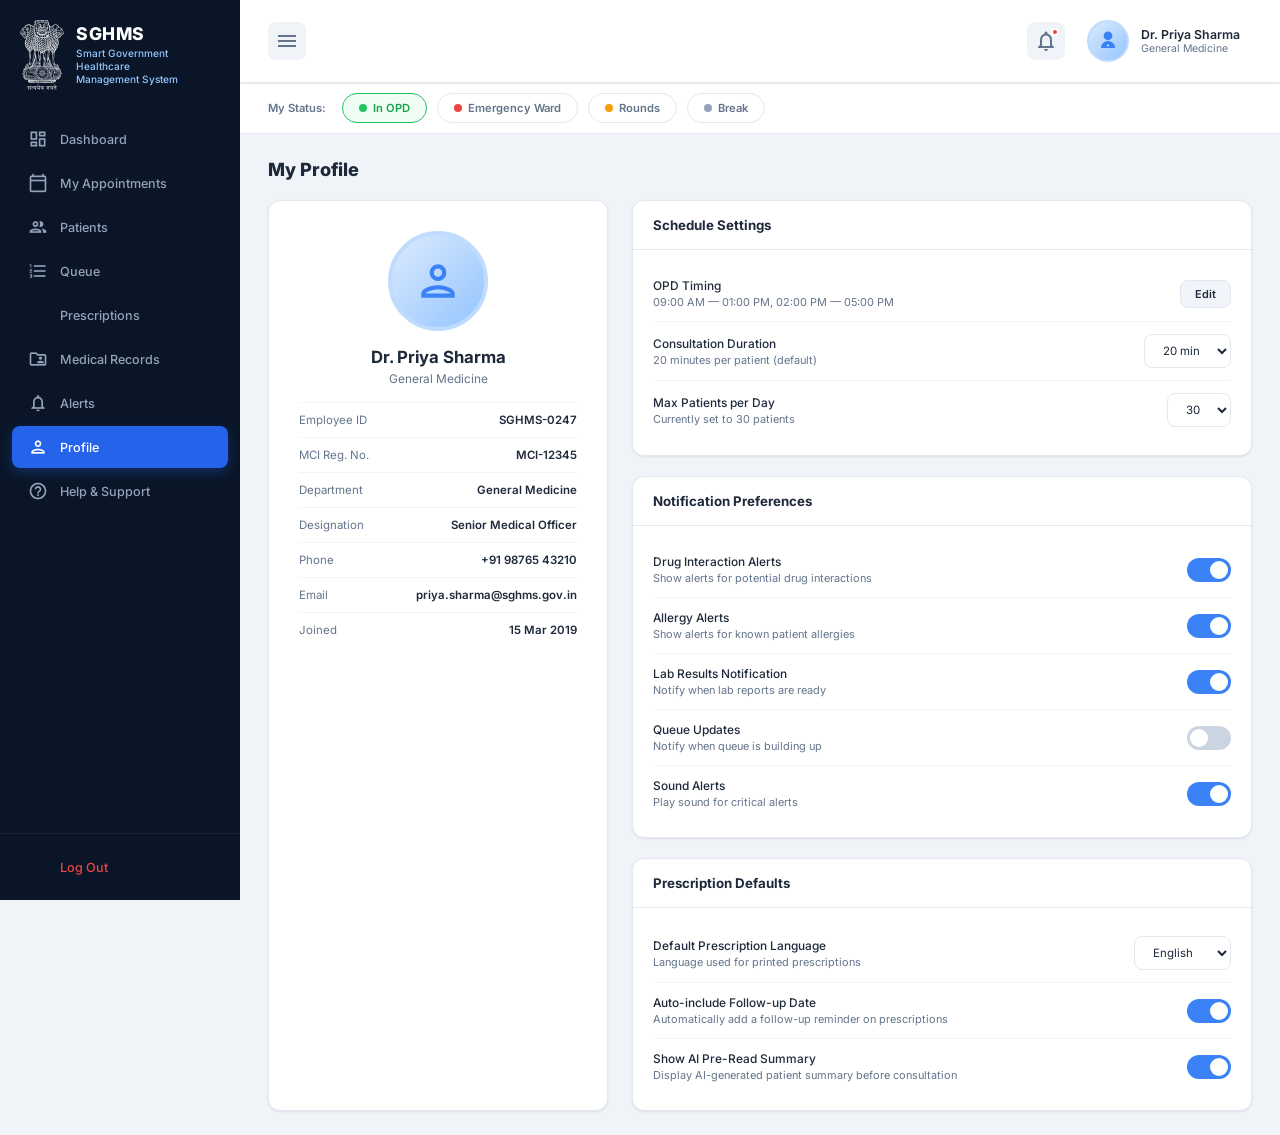
<file: profile.html>
<!DOCTYPE html>
<html lang="en">
<head>
    <meta charset="UTF-8">
    <meta name="viewport" content="width=device-width, initial-scale=1.0">
    <title>SGHMS Doctor Portal - Profile</title>
    <link rel="preconnect" href="https://fonts.googleapis.com">
    <link rel="preconnect" href="https://fonts.gstatic.com" crossorigin>
    <link href="https://fonts.googleapis.com/css2?family=Inter:wght@300;400;500;600;700;800&display=swap" rel="stylesheet">
    <link href="https://fonts.googleapis.com/icon?family=Material+Icons+Outlined" rel="stylesheet">
    <link rel="stylesheet" href="style.css">
</head>
<body>
    <aside class="sidebar" id="sidebar">
        <div class="sidebar-brand">
            <img src="emblem.svg" alt="Emblem" class="emblem-img">
            <div class="brand-text">
                <span class="brand-title">SGHMS</span>
                <span class="brand-subtitle">Smart Government Healthcare<br>Management System</span>
            </div>
        </div>
        <nav class="sidebar-nav">
            <a href="index.html" class="nav-item"><span class="material-icons-outlined">dashboard</span> Dashboard</a>
            <a href="appointments.html" class="nav-item"><span class="material-icons-outlined">calendar_today</span> My Appointments</a>
            <a href="patients.html" class="nav-item"><span class="material-icons-outlined">people</span> Patients</a>
            <a href="queue.html" class="nav-item"><span class="material-icons-outlined">format_list_numbered</span> Queue</a>
            <a href="prescription.html" class="nav-item"><span class="material-icons-outlined">medication</span> Prescriptions</a>
            <a href="records.html" class="nav-item"><span class="material-icons-outlined">folder_shared</span> Medical Records</a>
            <a href="alerts.html" class="nav-item"><span class="material-icons-outlined">notifications</span> Alerts</a>
            <a href="profile.html" class="nav-item active"><span class="material-icons-outlined">person</span> Profile</a>
            <a href="help.html" class="nav-item"><span class="material-icons-outlined">help_outline</span> Help &amp; Support</a>
        </nav>
        <div class="sidebar-footer"><a href="#" class="nav-item logout"><span class="material-icons-outlined">logout</span> Log Out</a></div>
    </aside>

    <main class="main-content">
        <header class="header">
            <div class="mobile-brand">SGHMS</div>
            <div class="header-left"><button class="hamburger-btn" id="menuToggle"><span class="material-icons-outlined">menu</span></button></div>
            <div class="header-right">
                <button class="notification-btn"><span class="material-icons-outlined">notifications_none</span><span class="badge"></span></button>
                <div class="doctor-profile">
                    <div class="doctor-avatar"><svg viewBox="0 0 64 64" fill="none"><circle cx="32" cy="20" r="10" fill="#3b82f6"/><path d="M16 48c0-8.837 7.163-16 16-16s16 7.163 16 16" fill="#3b82f6"/><circle cx="32" cy="42" r="2" fill="white"/></svg></div>
                    <div class="doctor-info"><span class="name">Dr. Priya Sharma</span><span class="role">General Medicine</span></div>
                </div>
            </div>
        </header>
        <div class="status-bar">
            <span class="status-bar-label">My Status:</span>
            <button class="status-btn active" data-status="opd"><span class="status-dot-ind"></span> In OPD</button>
            <button class="status-btn" data-status="emergency"><span class="status-dot-ind"></span> Emergency Ward</button>
            <button class="status-btn" data-status="rounds"><span class="status-dot-ind"></span> Rounds</button>
            <button class="status-btn" data-status="break"><span class="status-dot-ind"></span> Break</button>
        </div>
        <div class="queue-pause-banner" id="queuePauseBanner"><span class="material-icons-outlined">pause_circle</span><span class="pause-text">Queue paused</span></div>

        <section class="page-content">
            <h1 class="page-title">My Profile</h1>

            <div class="profile-layout">
                <!-- Profile Card -->
                <div class="profile-card-main animate-in delay-1">
                    <div class="profile-avatar-lg">
                        <span class="material-icons-outlined">person</span>
                    </div>
                    <div class="p-name">Dr. Priya Sharma</div>
                    <div class="p-dept">General Medicine</div>

                    <div class="p-detail"><span class="label">Employee ID</span><span class="value">SGHMS-0247</span></div>
                    <div class="p-detail"><span class="label">MCI Reg. No.</span><span class="value">MCI-12345</span></div>
                    <div class="p-detail"><span class="label">Department</span><span class="value">General Medicine</span></div>
                    <div class="p-detail"><span class="label">Designation</span><span class="value">Senior Medical Officer</span></div>
                    <div class="p-detail"><span class="label">Phone</span><span class="value">+91 98765 43210</span></div>
                    <div class="p-detail"><span class="label">Email</span><span class="value">priya.sharma@sghms.gov.in</span></div>
                    <div class="p-detail"><span class="label">Joined</span><span class="value">15 Mar 2019</span></div>
                </div>

                <!-- Settings -->
                <div class="profile-settings">
                    <div class="settings-card animate-in delay-2">
                        <div class="sc-header">Schedule Settings</div>
                        <div class="sc-body">
                            <div class="setting-row">
                                <div>
                                    <div class="setting-label">OPD Timing</div>
                                    <div class="setting-desc">09:00 AM — 01:00 PM, 02:00 PM — 05:00 PM</div>
                                </div>
                                <button class="btn btn-secondary btn-sm">Edit</button>
                            </div>
                            <div class="setting-row">
                                <div>
                                    <div class="setting-label">Consultation Duration</div>
                                    <div class="setting-desc">20 minutes per patient (default)</div>
                                </div>
                                <select class="filter-select" style="width:auto;">
                                    <option>15 min</option><option selected>20 min</option><option>30 min</option>
                                </select>
                            </div>
                            <div class="setting-row">
                                <div>
                                    <div class="setting-label">Max Patients per Day</div>
                                    <div class="setting-desc">Currently set to 30 patients</div>
                                </div>
                                <select class="filter-select" style="width:auto;">
                                    <option>20</option><option>25</option><option selected>30</option><option>35</option><option>40</option>
                                </select>
                            </div>
                        </div>
                    </div>

                    <div class="settings-card animate-in delay-3">
                        <div class="sc-header">Notification Preferences</div>
                        <div class="sc-body">
                            <div class="setting-row">
                                <div>
                                    <div class="setting-label">Drug Interaction Alerts</div>
                                    <div class="setting-desc">Show alerts for potential drug interactions</div>
                                </div>
                                <label class="toggle-switch"><input type="checkbox" checked><span class="toggle-slider"></span></label>
                            </div>
                            <div class="setting-row">
                                <div>
                                    <div class="setting-label">Allergy Alerts</div>
                                    <div class="setting-desc">Show alerts for known patient allergies</div>
                                </div>
                                <label class="toggle-switch"><input type="checkbox" checked><span class="toggle-slider"></span></label>
                            </div>
                            <div class="setting-row">
                                <div>
                                    <div class="setting-label">Lab Results Notification</div>
                                    <div class="setting-desc">Notify when lab reports are ready</div>
                                </div>
                                <label class="toggle-switch"><input type="checkbox" checked><span class="toggle-slider"></span></label>
                            </div>
                            <div class="setting-row">
                                <div>
                                    <div class="setting-label">Queue Updates</div>
                                    <div class="setting-desc">Notify when queue is building up</div>
                                </div>
                                <label class="toggle-switch"><input type="checkbox"><span class="toggle-slider"></span></label>
                            </div>
                            <div class="setting-row">
                                <div>
                                    <div class="setting-label">Sound Alerts</div>
                                    <div class="setting-desc">Play sound for critical alerts</div>
                                </div>
                                <label class="toggle-switch"><input type="checkbox" checked><span class="toggle-slider"></span></label>
                            </div>
                        </div>
                    </div>

                    <div class="settings-card animate-in delay-4">
                        <div class="sc-header">Prescription Defaults</div>
                        <div class="sc-body">
                            <div class="setting-row">
                                <div>
                                    <div class="setting-label">Default Prescription Language</div>
                                    <div class="setting-desc">Language used for printed prescriptions</div>
                                </div>
                                <select class="filter-select" style="width:auto;">
                                    <option selected>English</option><option>Hindi</option><option>Bilingual</option>
                                </select>
                            </div>
                            <div class="setting-row">
                                <div>
                                    <div class="setting-label">Auto-include Follow-up Date</div>
                                    <div class="setting-desc">Automatically add a follow-up reminder on prescriptions</div>
                                </div>
                                <label class="toggle-switch"><input type="checkbox" checked><span class="toggle-slider"></span></label>
                            </div>
                            <div class="setting-row">
                                <div>
                                    <div class="setting-label">Show AI Pre-Read Summary</div>
                                    <div class="setting-desc">Display AI-generated patient summary before consultation</div>
                                </div>
                                <label class="toggle-switch"><input type="checkbox" checked><span class="toggle-slider"></span></label>
                            </div>
                        </div>
                    </div>
                </div>
            </div>
        </section>
    </main>
    <script src="script.js"></script>
</body>
</html>
</file>
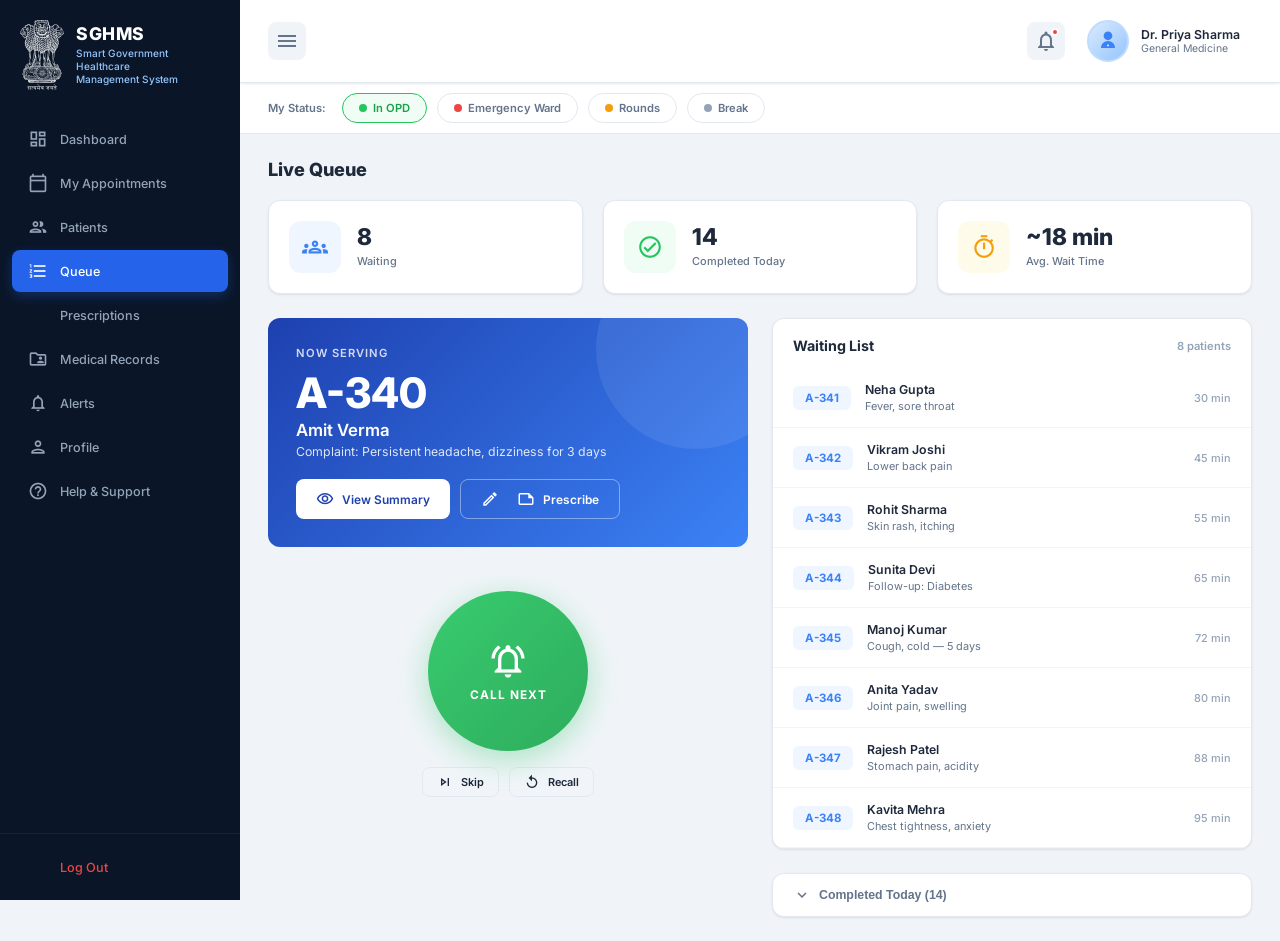
<file: queue.html>
<!DOCTYPE html>
<html lang="en">
<head>
    <meta charset="UTF-8">
    <meta name="viewport" content="width=device-width, initial-scale=1.0">
    <title>SGHMS Doctor Portal - Live Queue</title>
    <meta name="description" content="Live patient queue management with one-tap token calling.">
    <link rel="preconnect" href="https://fonts.googleapis.com">
    <link rel="preconnect" href="https://fonts.gstatic.com" crossorigin>
    <link href="https://fonts.googleapis.com/css2?family=Inter:wght@300;400;500;600;700;800&display=swap" rel="stylesheet">
    <link href="https://fonts.googleapis.com/icon?family=Material+Icons+Outlined" rel="stylesheet">
    <link rel="stylesheet" href="style.css">
</head>
<body>

    <!-- SIDEBAR -->
    <aside class="sidebar" id="sidebar">
        <div class="sidebar-brand">
            <img src="emblem.svg" alt="Emblem" class="emblem-img">
            <div class="brand-text">
                <span class="brand-title">SGHMS</span>
                <span class="brand-subtitle">Smart Government Healthcare<br>Management System</span>
            </div>
        </div>
        <nav class="sidebar-nav">
            <a href="index.html" class="nav-item"><span class="material-icons-outlined">dashboard</span> Dashboard</a>
            <a href="appointments.html" class="nav-item"><span class="material-icons-outlined">calendar_today</span> My Appointments</a>
            <a href="patients.html" class="nav-item"><span class="material-icons-outlined">people</span> Patients</a>
            <a href="queue.html" class="nav-item active"><span class="material-icons-outlined">format_list_numbered</span> Queue</a>
            <a href="prescription.html" class="nav-item"><span class="material-icons-outlined">medication</span> Prescriptions</a>
            <a href="records.html" class="nav-item"><span class="material-icons-outlined">folder_shared</span> Medical Records</a>
            <a href="alerts.html" class="nav-item"><span class="material-icons-outlined">notifications</span> Alerts</a>
            <a href="profile.html" class="nav-item"><span class="material-icons-outlined">person</span> Profile</a>
            <a href="help.html" class="nav-item"><span class="material-icons-outlined">help_outline</span> Help &amp; Support</a>
        </nav>
        <div class="sidebar-footer"><a href="#" class="nav-item logout"><span class="material-icons-outlined">logout</span> Log Out</a></div>
    </aside>

    <main class="main-content">
        <!-- Header -->
        <header class="header">
            <div class="mobile-brand">SGHMS</div>
            <div class="header-left"><button class="hamburger-btn" id="menuToggle"><span class="material-icons-outlined">menu</span></button></div>
            <div class="header-right">
                <button class="notification-btn"><span class="material-icons-outlined">notifications_none</span><span class="badge"></span></button>
                <div class="doctor-profile">
                    <div class="doctor-avatar"><svg viewBox="0 0 64 64" fill="none"><circle cx="32" cy="20" r="10" fill="#3b82f6"/><path d="M16 48c0-8.837 7.163-16 16-16s16 7.163 16 16" fill="#3b82f6"/><circle cx="32" cy="42" r="2" fill="white"/></svg></div>
                    <div class="doctor-info"><span class="name">Dr. Priya Sharma</span><span class="role">General Medicine</span></div>
                </div>
            </div>
        </header>

        <!-- Status Switcher -->
        <div class="status-bar">
            <span class="status-bar-label">My Status:</span>
            <button class="status-btn active" data-status="opd"><span class="status-dot-ind"></span> In OPD</button>
            <button class="status-btn" data-status="emergency"><span class="status-dot-ind"></span> Emergency Ward</button>
            <button class="status-btn" data-status="rounds"><span class="status-dot-ind"></span> Rounds</button>
            <button class="status-btn" data-status="break"><span class="status-dot-ind"></span> Break</button>
        </div>
        <div class="queue-pause-banner" id="queuePauseBanner">
            <span class="material-icons-outlined">pause_circle</span>
            <span class="pause-text">Queue paused</span>
        </div>

        <!-- Queue Page -->
        <section class="page-content">
            <h1 class="page-title">Live Queue</h1>

            <!-- Stats row -->
            <div class="stats-grid" style="grid-template-columns: repeat(3,1fr); margin-bottom: 24px;">
                <div class="stat-card animate-in delay-1">
                    <div class="stat-icon blue"><span class="material-icons-outlined">groups</span></div>
                    <div class="stat-info"><div class="stat-value">8</div><div class="stat-label">Waiting</div></div>
                </div>
                <div class="stat-card animate-in delay-2">
                    <div class="stat-icon green"><span class="material-icons-outlined">check_circle</span></div>
                    <div class="stat-info"><div class="stat-value">14</div><div class="stat-label">Completed Today</div></div>
                </div>
                <div class="stat-card animate-in delay-3">
                    <div class="stat-icon orange"><span class="material-icons-outlined">timer</span></div>
                    <div class="stat-info"><div class="stat-value">~18 min</div><div class="stat-label">Avg. Wait Time</div></div>
                </div>
            </div>

            <div class="queue-page-grid">
                <!-- Left: Now Serving + Call Next -->
                <div class="animate-in delay-4">
                    <!-- Now Serving -->
                    <div class="now-serving-card" id="nowServingCard">
                        <div class="ns-label">Now Serving</div>
                        <div class="ns-token" id="nsToken">A-340</div>
                        <div class="ns-name" id="nsName">Amit Verma</div>
                        <div class="ns-complaint" id="nsComplaint">Complaint: Persistent headache, dizziness for 3 days</div>
                        <div class="ns-actions">
                            <a href="patient.html" class="btn btn-white"><span class="material-icons-outlined" style="font-size:18px">visibility</span> View Summary</a>
                            <a href="prescription.html" class="btn btn-outline-white"><span class="material-icons-outlined" style="font-size:18px">edit_note</span> Prescribe</a>
                        </div>
                    </div>

                    <!-- Call Next -->
                    <div class="call-next-section" style="margin-top:24px;">
                        <button class="call-next-btn" id="callNextBtn" onclick="callNextPatient()">
                            <span class="material-icons-outlined">notifications_active</span>
                            <span>Call Next</span>
                        </button>
                        <div style="display:flex;gap:10px;">
                            <button class="btn btn-secondary btn-sm" onclick="skipPatient()"><span class="material-icons-outlined" style="font-size:16px">skip_next</span> Skip</button>
                            <button class="btn btn-secondary btn-sm" onclick="recallPatient()"><span class="material-icons-outlined" style="font-size:16px">replay</span> Recall</button>
                        </div>
                    </div>
                </div>

                <!-- Right: Waiting List -->
                <div class="animate-in delay-5">
                    <div class="card">
                        <div class="card-header">
                            <h2>Waiting List</h2>
                            <span class="view-all" style="cursor:default;color:var(--text-muted)">8 patients</span>
                        </div>
                        <div class="queue-waiting-list" id="waitingList">
                            <div class="queue-row" data-token="A-341">
                                <span class="q-token">A-341</span>
                                <div class="q-info"><div class="q-name">Neha Gupta</div><div class="q-complaint">Fever, sore throat</div></div>
                                <span class="q-wait">30 min</span>
                            </div>
                            <div class="queue-row" data-token="A-342">
                                <span class="q-token">A-342</span>
                                <div class="q-info"><div class="q-name">Vikram Joshi</div><div class="q-complaint">Lower back pain</div></div>
                                <span class="q-wait">45 min</span>
                            </div>
                            <div class="queue-row" data-token="A-343">
                                <span class="q-token">A-343</span>
                                <div class="q-info"><div class="q-name">Rohit Sharma</div><div class="q-complaint">Skin rash, itching</div></div>
                                <span class="q-wait">55 min</span>
                            </div>
                            <div class="queue-row" data-token="A-344">
                                <span class="q-token">A-344</span>
                                <div class="q-info"><div class="q-name">Sunita Devi</div><div class="q-complaint">Follow-up: Diabetes</div></div>
                                <span class="q-wait">65 min</span>
                            </div>
                            <div class="queue-row" data-token="A-345">
                                <span class="q-token">A-345</span>
                                <div class="q-info"><div class="q-name">Manoj Kumar</div><div class="q-complaint">Cough, cold — 5 days</div></div>
                                <span class="q-wait">72 min</span>
                            </div>
                            <div class="queue-row" data-token="A-346">
                                <span class="q-token">A-346</span>
                                <div class="q-info"><div class="q-name">Anita Yadav</div><div class="q-complaint">Joint pain, swelling</div></div>
                                <span class="q-wait">80 min</span>
                            </div>
                            <div class="queue-row" data-token="A-347">
                                <span class="q-token">A-347</span>
                                <div class="q-info"><div class="q-name">Rajesh Patel</div><div class="q-complaint">Stomach pain, acidity</div></div>
                                <span class="q-wait">88 min</span>
                            </div>
                            <div class="queue-row" data-token="A-348">
                                <span class="q-token">A-348</span>
                                <div class="q-info"><div class="q-name">Kavita Mehra</div><div class="q-complaint">Chest tightness, anxiety</div></div>
                                <span class="q-wait">95 min</span>
                            </div>
                        </div>
                    </div>

                    <!-- Completed Today -->
                    <div class="card completed-section">
                        <button class="completed-toggle" id="completedToggle" onclick="toggleCompleted()">
                            <span class="material-icons-outlined">expand_more</span>
                            Completed Today (14)
                        </button>
                        <div class="completed-list" id="completedList">
                            <div class="completed-row"><span class="q-token">A-326</span><div class="q-info"><div class="q-name">Arun Mishra</div></div><span class="q-wait">08:10 AM</span></div>
                            <div class="completed-row"><span class="q-token">A-327</span><div class="q-info"><div class="q-name">Suman Rani</div></div><span class="q-wait">08:28 AM</span></div>
                            <div class="completed-row"><span class="q-token">A-328</span><div class="q-info"><div class="q-name">Deepak Verma</div></div><span class="q-wait">08:45 AM</span></div>
                            <div class="completed-row"><span class="q-token">A-329</span><div class="q-info"><div class="q-name">Priti Chauhan</div></div><span class="q-wait">09:02 AM</span></div>
                            <div class="completed-row"><span class="q-token">A-330</span><div class="q-info"><div class="q-name">Ramesh Singh</div></div><span class="q-wait">09:18 AM</span></div>
                        </div>
                    </div>
                </div>
            </div>
        </section>
    </main>

    <script src="script.js"></script>
    <script>
        // Queue data
        const queueData = [
            { token: 'A-341', name: 'Neha Gupta', complaint: 'Fever, sore throat' },
            { token: 'A-342', name: 'Vikram Joshi', complaint: 'Lower back pain' },
            { token: 'A-343', name: 'Rohit Sharma', complaint: 'Skin rash, itching' },
            { token: 'A-344', name: 'Sunita Devi', complaint: 'Follow-up: Diabetes' },
            { token: 'A-345', name: 'Manoj Kumar', complaint: 'Cough, cold — 5 days' },
            { token: 'A-346', name: 'Anita Yadav', complaint: 'Joint pain, swelling' },
            { token: 'A-347', name: 'Rajesh Patel', complaint: 'Stomach pain, acidity' },
            { token: 'A-348', name: 'Kavita Mehra', complaint: 'Chest tightness, anxiety' }
        ];
        let currentIndex = 0;

        function callNextPatient() {
            if (document.body.dataset.doctorStatus && document.body.dataset.doctorStatus !== 'opd') {
                alert('Cannot call next patient — Queue is paused. Switch status to "In OPD" first.');
                return;
            }
            if (currentIndex >= queueData.length) {
                document.getElementById('nsToken').textContent = '—';
                document.getElementById('nsName').textContent = 'No more patients';
                document.getElementById('nsComplaint').textContent = '';
                return;
            }

            const next = queueData[currentIndex];
            const card = document.getElementById('nowServingCard');
            card.style.transform = 'scale(0.97)';
            setTimeout(() => { card.style.transform = ''; }, 200);

            document.getElementById('nsToken').textContent = next.token;
            document.getElementById('nsName').textContent = next.name;
            document.getElementById('nsComplaint').textContent = 'Complaint: ' + next.complaint;

            // Remove from waiting list
            const row = document.querySelector(`.queue-row[data-token="${next.token}"]`);
            if (row) {
                row.style.opacity = '0';
                row.style.transform = 'translateX(-20px)';
                setTimeout(() => row.remove(), 300);
            }
            currentIndex++;
        }

        function skipPatient() {
            callNextPatient();
        }

        function recallPatient() {
            const card = document.getElementById('nowServingCard');
            card.style.animation = 'pulse-emergency 0.5s';
            setTimeout(() => { card.style.animation = ''; }, 500);
            alert('Recalling: ' + document.getElementById('nsToken').textContent + ' — ' + document.getElementById('nsName').textContent);
        }

        function toggleCompleted() {
            const btn = document.getElementById('completedToggle');
            const list = document.getElementById('completedList');
            btn.classList.toggle('open');
            list.classList.toggle('show');
        }
    </script>
</body>
</html>
</file>
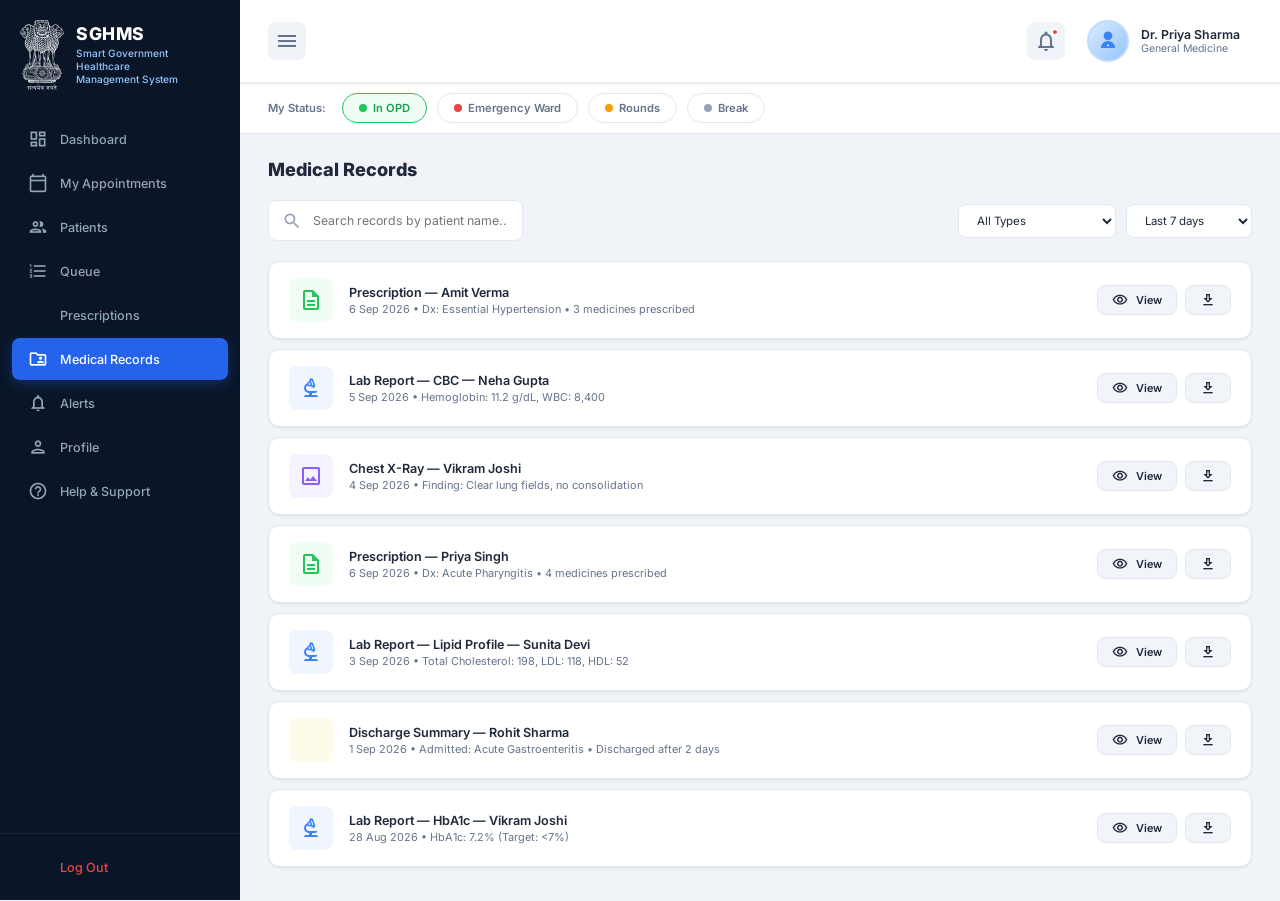
<file: records.html>
<!DOCTYPE html>
<html lang="en">
<head>
    <meta charset="UTF-8">
    <meta name="viewport" content="width=device-width, initial-scale=1.0">
    <title>SGHMS Doctor Portal - Medical Records</title>
    <link rel="preconnect" href="https://fonts.googleapis.com">
    <link rel="preconnect" href="https://fonts.gstatic.com" crossorigin>
    <link href="https://fonts.googleapis.com/css2?family=Inter:wght@300;400;500;600;700;800&display=swap" rel="stylesheet">
    <link href="https://fonts.googleapis.com/icon?family=Material+Icons+Outlined" rel="stylesheet">
    <link rel="stylesheet" href="style.css">
</head>
<body>
    <aside class="sidebar" id="sidebar">
        <div class="sidebar-brand">
            <img src="emblem.svg" alt="Emblem" class="emblem-img">
            <div class="brand-text">
                <span class="brand-title">SGHMS</span>
                <span class="brand-subtitle">Smart Government Healthcare<br>Management System</span>
            </div>
        </div>
        <nav class="sidebar-nav">
            <a href="index.html" class="nav-item"><span class="material-icons-outlined">dashboard</span> Dashboard</a>
            <a href="appointments.html" class="nav-item"><span class="material-icons-outlined">calendar_today</span> My Appointments</a>
            <a href="patients.html" class="nav-item"><span class="material-icons-outlined">people</span> Patients</a>
            <a href="queue.html" class="nav-item"><span class="material-icons-outlined">format_list_numbered</span> Queue</a>
            <a href="prescription.html" class="nav-item"><span class="material-icons-outlined">medication</span> Prescriptions</a>
            <a href="records.html" class="nav-item active"><span class="material-icons-outlined">folder_shared</span> Medical Records</a>
            <a href="alerts.html" class="nav-item"><span class="material-icons-outlined">notifications</span> Alerts</a>
            <a href="profile.html" class="nav-item"><span class="material-icons-outlined">person</span> Profile</a>
            <a href="help.html" class="nav-item"><span class="material-icons-outlined">help_outline</span> Help &amp; Support</a>
        </nav>
        <div class="sidebar-footer"><a href="#" class="nav-item logout"><span class="material-icons-outlined">logout</span> Log Out</a></div>
    </aside>

    <main class="main-content">
        <header class="header">
            <div class="mobile-brand">SGHMS</div>
            <div class="header-left"><button class="hamburger-btn" id="menuToggle"><span class="material-icons-outlined">menu</span></button></div>
            <div class="header-right">
                <button class="notification-btn"><span class="material-icons-outlined">notifications_none</span><span class="badge"></span></button>
                <div class="doctor-profile">
                    <div class="doctor-avatar"><svg viewBox="0 0 64 64" fill="none"><circle cx="32" cy="20" r="10" fill="#3b82f6"/><path d="M16 48c0-8.837 7.163-16 16-16s16 7.163 16 16" fill="#3b82f6"/><circle cx="32" cy="42" r="2" fill="white"/></svg></div>
                    <div class="doctor-info"><span class="name">Dr. Priya Sharma</span><span class="role">General Medicine</span></div>
                </div>
            </div>
        </header>
        <div class="status-bar">
            <span class="status-bar-label">My Status:</span>
            <button class="status-btn active" data-status="opd"><span class="status-dot-ind"></span> In OPD</button>
            <button class="status-btn" data-status="emergency"><span class="status-dot-ind"></span> Emergency Ward</button>
            <button class="status-btn" data-status="rounds"><span class="status-dot-ind"></span> Rounds</button>
            <button class="status-btn" data-status="break"><span class="status-dot-ind"></span> Break</button>
        </div>
        <div class="queue-pause-banner" id="queuePauseBanner"><span class="material-icons-outlined">pause_circle</span><span class="pause-text">Queue paused</span></div>

        <section class="page-content">
            <h1 class="page-title">Medical Records</h1>

            <!-- Filters -->
            <div class="appointments-controls animate-in delay-1">
                <div class="search-input-wrap" style="max-width:400px;">
                    <span class="material-icons-outlined">search</span>
                    <input type="text" class="search-input" placeholder="Search records by patient name...">
                </div>
                <div class="filter-group">
                    <select class="filter-select"><option>All Types</option><option>Prescription</option><option>Lab Report</option><option>Imaging</option><option>Discharge Summary</option></select>
                    <select class="filter-select"><option>Last 7 days</option><option>Last 30 days</option><option>Last 3 months</option><option>All time</option></select>
                </div>
            </div>

            <div class="records-list">
                <div class="record-item animate-in delay-2">
                    <div class="record-icon" style="background:var(--accent-green-bg);color:var(--accent-green);"><span class="material-icons-outlined">description</span></div>
                    <div class="record-info">
                        <div class="ri-title">Prescription — Amit Verma</div>
                        <div class="ri-meta">6 Sep 2026 • Dx: Essential Hypertension • 3 medicines prescribed</div>
                    </div>
                    <div class="record-actions">
                        <button class="btn btn-secondary btn-sm"><span class="material-icons-outlined" style="font-size:16px">visibility</span> View</button>
                        <button class="btn btn-secondary btn-sm"><span class="material-icons-outlined" style="font-size:16px">download</span></button>
                    </div>
                </div>
                <div class="record-item animate-in delay-2">
                    <div class="record-icon" style="background:var(--accent-blue-bg);color:var(--accent-blue);"><span class="material-icons-outlined">biotech</span></div>
                    <div class="record-info">
                        <div class="ri-title">Lab Report — CBC — Neha Gupta</div>
                        <div class="ri-meta">5 Sep 2026 • Hemoglobin: 11.2 g/dL, WBC: 8,400</div>
                    </div>
                    <div class="record-actions">
                        <button class="btn btn-secondary btn-sm"><span class="material-icons-outlined" style="font-size:16px">visibility</span> View</button>
                        <button class="btn btn-secondary btn-sm"><span class="material-icons-outlined" style="font-size:16px">download</span></button>
                    </div>
                </div>
                <div class="record-item animate-in delay-3">
                    <div class="record-icon" style="background:var(--accent-purple-bg);color:var(--accent-purple);"><span class="material-icons-outlined">image</span></div>
                    <div class="record-info">
                        <div class="ri-title">Chest X-Ray — Vikram Joshi</div>
                        <div class="ri-meta">4 Sep 2026 • Finding: Clear lung fields, no consolidation</div>
                    </div>
                    <div class="record-actions">
                        <button class="btn btn-secondary btn-sm"><span class="material-icons-outlined" style="font-size:16px">visibility</span> View</button>
                        <button class="btn btn-secondary btn-sm"><span class="material-icons-outlined" style="font-size:16px">download</span></button>
                    </div>
                </div>
                <div class="record-item animate-in delay-3">
                    <div class="record-icon" style="background:var(--accent-green-bg);color:var(--accent-green);"><span class="material-icons-outlined">description</span></div>
                    <div class="record-info">
                        <div class="ri-title">Prescription — Priya Singh</div>
                        <div class="ri-meta">6 Sep 2026 • Dx: Acute Pharyngitis • 4 medicines prescribed</div>
                    </div>
                    <div class="record-actions">
                        <button class="btn btn-secondary btn-sm"><span class="material-icons-outlined" style="font-size:16px">visibility</span> View</button>
                        <button class="btn btn-secondary btn-sm"><span class="material-icons-outlined" style="font-size:16px">download</span></button>
                    </div>
                </div>
                <div class="record-item animate-in delay-4">
                    <div class="record-icon" style="background:var(--accent-blue-bg);color:var(--accent-blue);"><span class="material-icons-outlined">biotech</span></div>
                    <div class="record-info">
                        <div class="ri-title">Lab Report — Lipid Profile — Sunita Devi</div>
                        <div class="ri-meta">3 Sep 2026 • Total Cholesterol: 198, LDL: 118, HDL: 52</div>
                    </div>
                    <div class="record-actions">
                        <button class="btn btn-secondary btn-sm"><span class="material-icons-outlined" style="font-size:16px">visibility</span> View</button>
                        <button class="btn btn-secondary btn-sm"><span class="material-icons-outlined" style="font-size:16px">download</span></button>
                    </div>
                </div>
                <div class="record-item animate-in delay-4">
                    <div class="record-icon" style="background:var(--accent-orange-bg);color:var(--accent-orange);"><span class="material-icons-outlined">summarize</span></div>
                    <div class="record-info">
                        <div class="ri-title">Discharge Summary — Rohit Sharma</div>
                        <div class="ri-meta">1 Sep 2026 • Admitted: Acute Gastroenteritis • Discharged after 2 days</div>
                    </div>
                    <div class="record-actions">
                        <button class="btn btn-secondary btn-sm"><span class="material-icons-outlined" style="font-size:16px">visibility</span> View</button>
                        <button class="btn btn-secondary btn-sm"><span class="material-icons-outlined" style="font-size:16px">download</span></button>
                    </div>
                </div>
                <div class="record-item animate-in delay-5">
                    <div class="record-icon" style="background:var(--accent-blue-bg);color:var(--accent-blue);"><span class="material-icons-outlined">biotech</span></div>
                    <div class="record-info">
                        <div class="ri-title">Lab Report — HbA1c — Vikram Joshi</div>
                        <div class="ri-meta">28 Aug 2026 • HbA1c: 7.2% (Target: &lt;7%)</div>
                    </div>
                    <div class="record-actions">
                        <button class="btn btn-secondary btn-sm"><span class="material-icons-outlined" style="font-size:16px">visibility</span> View</button>
                        <button class="btn btn-secondary btn-sm"><span class="material-icons-outlined" style="font-size:16px">download</span></button>
                    </div>
                </div>
            </div>
        </section>
    </main>
    <script src="script.js"></script>
</body>
</html>
</file>
<file: style.css>
/* ===== CSS RESET & VARIABLES ===== */
*, *::before, *::after {
    margin: 0;
    padding: 0;
    box-sizing: border-box;
}

a {
    text-decoration: none;
    color: inherit;
}

a.patient-card,
a.quick-action-btn,
a.queue-row,
a.record-item,
a.alert-card,
a.help-card,
a.appt-item {
    text-decoration: none;
    color: inherit;
}

:root {
    --sidebar-bg: #0a1628;
    --sidebar-width: 240px;
    --sidebar-active: #2563eb;
    --sidebar-hover: rgba(255,255,255,0.06);
    --sidebar-text: #94a3b8;
    --sidebar-text-active: #ffffff;

    --bg-main: #f0f4f8;
    --bg-card: #ffffff;
    --bg-header: #ffffff;

    --text-primary: #1e293b;
    --text-secondary: #64748b;
    --text-muted: #94a3b8;

    --accent-green: #22c55e;
    --accent-green-bg: #f0fdf4;
    --accent-blue: #3b82f6;
    --accent-blue-bg: #eff6ff;
    --accent-orange: #f59e0b;
    --accent-orange-bg: #fffbeb;
    --accent-purple: #8b5cf6;
    --accent-purple-bg: #f5f3ff;
    --accent-red: #ef4444;
    --accent-red-bg: #fef2f2;
    --accent-teal: #14b8a6;
    --accent-teal-bg: #f0fdfa;

    --border: #e2e8f0;
    --shadow-sm: 0 1px 3px rgba(0,0,0,0.06), 0 1px 2px rgba(0,0,0,0.04);
    --shadow-md: 0 4px 12px rgba(0,0,0,0.07);
    --shadow-lg: 0 10px 30px rgba(0,0,0,0.08);
    --radius: 12px;
    --radius-sm: 8px;
    --radius-xs: 6px;
    --transition: all 0.25s cubic-bezier(0.4, 0, 0.2, 1);
}

html { font-size: 14px; }

body {
    font-family: 'Inter', -apple-system, BlinkMacSystemFont, sans-serif;
    background: var(--bg-main);
    color: var(--text-primary);
    display: flex;
    min-height: 100vh;
    overflow-x: hidden;
}

/* ===== SCROLLBAR ===== */
::-webkit-scrollbar { width: 6px; height: 6px; }
::-webkit-scrollbar-track { background: transparent; }
::-webkit-scrollbar-thumb { background: #cbd5e1; border-radius: 3px; }
::-webkit-scrollbar-thumb:hover { background: #94a3b8; }

/* ============================================================
   SIDEBAR
   ============================================================ */
.sidebar {
    width: var(--sidebar-width);
    min-height: 100vh;
    background: var(--sidebar-bg);
    display: flex;
    flex-direction: column;
    position: fixed;
    left: 0; top: 0; bottom: 0;
    z-index: 100;
    transition: var(--transition);
}

.sidebar-brand {
    display: flex;
    align-items: center;
    gap: 12px;
    padding: 20px 20px 28px;
}

.sidebar-brand .emblem-img {
    width: 44px;
    height: auto;
    flex-shrink: 0;
    opacity: 0.85;
    filter: invert(1) brightness(2);
}

.sidebar-brand .brand-text { display: flex; flex-direction: column; }
.sidebar-brand .brand-title {
    font-size: 1.25rem; font-weight: 800; color: #fff; letter-spacing: 0.5px;
    line-height: 1.1;
}
.sidebar-brand .brand-subtitle {
    font-size: 0.72rem; color: #93c5fd; font-weight: 500; margin-top: 4px;
    line-height: 1.3;
}

.sidebar-nav {
    flex: 1; padding: 0 12px;
    display: flex; flex-direction: column; gap: 2px;
}

.nav-item {
    display: flex; align-items: center; gap: 12px;
    padding: 11px 16px; border-radius: var(--radius-sm);
    color: var(--sidebar-text); text-decoration: none;
    font-size: 0.9rem; font-weight: 500;
    cursor: pointer; transition: var(--transition); position: relative;
}
.nav-item:hover { background: var(--sidebar-hover); color: #cbd5e1; }
.nav-item.active {
    background: var(--sidebar-active); color: var(--sidebar-text-active);
    box-shadow: 0 4px 12px rgba(37, 99, 235, 0.3);
}
.nav-item .material-icons-outlined { font-size: 20px; width: 20px; flex-shrink: 0; }

.sidebar-footer {
    padding: 12px;
    border-top: 1px solid rgba(255,255,255,0.06);
    margin-top: auto;
}
.nav-item.logout { color: var(--accent-red); }
.nav-item.logout:hover { background: rgba(239, 68, 68, 0.1); }

/* ============================================================
   MAIN CONTENT
   ============================================================ */
.main-content {
    margin-left: var(--sidebar-width);
    flex: 1;
    display: flex; flex-direction: column;
    min-height: 100vh;
    transition: var(--transition);
}

@media (min-width: 901px) {
    .sidebar.collapsed {
        transform: translateX(-100%);
    }
    .main-content.expanded {
        margin-left: 0;
    }
}

/* ============================================================
   HEADER
   ============================================================ */
.header {
    background: var(--bg-header);
    padding: 14px 28px;
    display: flex; align-items: center; justify-content: space-between;
    border-bottom: 1px solid var(--border);
    position: sticky; top: 0; z-index: 50;
    box-shadow: var(--shadow-sm);
}
.header-left { display: flex; align-items: center; gap: 16px; }

.hamburger-btn {
    width: 38px; height: 38px;
    display: flex; align-items: center; justify-content: center;
    border: none; background: var(--bg-main);
    border-radius: var(--radius-sm);
    cursor: pointer; color: var(--text-secondary);
    transition: var(--transition);
}
.hamburger-btn:hover { background: #e2e8f0; color: var(--text-primary); }

.header-right { display: flex; align-items: center; gap: 16px; }

.notification-btn {
    width: 38px; height: 38px;
    display: flex; align-items: center; justify-content: center;
    border: none; background: var(--bg-main);
    border-radius: var(--radius-sm); cursor: pointer;
    color: var(--text-secondary); position: relative;
    transition: var(--transition);
}
.notification-btn:hover { background: #e2e8f0; color: var(--text-primary); }
.notification-btn .badge {
    position: absolute; top: 6px; right: 6px;
    width: 8px; height: 8px;
    background: var(--accent-red); border-radius: 50%;
    border: 2px solid var(--bg-header);
}

.doctor-profile {
    display: flex; align-items: center; gap: 12px;
    padding: 6px 12px 6px 6px;
    border-radius: var(--radius); cursor: pointer;
    transition: var(--transition);
}
.doctor-profile:hover { background: var(--bg-main); }

.doctor-avatar {
    width: 42px; height: 42px; border-radius: 50%;
    background: linear-gradient(135deg, #dbeafe, #93c5fd);
    display: flex; align-items: center; justify-content: center;
    overflow: hidden; border: 2px solid #bfdbfe;
}
.doctor-avatar svg { width: 28px; height: 28px; }

.doctor-info { display: flex; flex-direction: column; }
.doctor-info .name { font-size: 0.88rem; font-weight: 600; color: var(--text-primary); }
.doctor-info .role { font-size: 0.75rem; color: var(--text-secondary); }

/* ============================================================
   STATUS SWITCHER BAR
   ============================================================ */
.status-bar {
    display: flex; align-items: center; gap: 10px;
    padding: 10px 28px;
    background: var(--bg-card);
    border-bottom: 1px solid var(--border);
}
.status-bar-label {
    font-size: 0.8rem; font-weight: 600;
    color: var(--text-secondary); margin-right: 6px;
    white-space: nowrap;
}
.status-btn {
    display: inline-flex; align-items: center; gap: 6px;
    padding: 7px 16px; border-radius: 20px;
    border: 1.5px solid var(--border);
    background: var(--bg-card);
    font-family: 'Inter', sans-serif;
    font-size: 0.8rem; font-weight: 600;
    color: var(--text-secondary);
    cursor: pointer; transition: var(--transition);
}
.status-btn:hover { border-color: #94a3b8; }
.status-btn .status-dot-ind {
    width: 8px; height: 8px; border-radius: 50%;
}
/* In OPD */
.status-btn[data-status="opd"] .status-dot-ind { background: var(--accent-green); }
.status-btn[data-status="opd"].active {
    background: var(--accent-green-bg); border-color: var(--accent-green);
    color: #16a34a;
}
/* Emergency */
.status-btn[data-status="emergency"] .status-dot-ind { background: var(--accent-red); }
.status-btn[data-status="emergency"].active {
    background: var(--accent-red-bg); border-color: var(--accent-red);
    color: #dc2626; animation: pulse-emergency 2s infinite;
}
@keyframes pulse-emergency {
    0%,100% { box-shadow: 0 0 0 0 rgba(239,68,68,0.2); }
    50% { box-shadow: 0 0 0 6px rgba(239,68,68,0); }
}
/* Rounds */
.status-btn[data-status="rounds"] .status-dot-ind { background: var(--accent-orange); }
.status-btn[data-status="rounds"].active {
    background: var(--accent-orange-bg); border-color: var(--accent-orange);
    color: #d97706;
}
/* Break */
.status-btn[data-status="break"] .status-dot-ind { background: var(--text-muted); }
.status-btn[data-status="break"].active {
    background: #f1f5f9; border-color: #94a3b8;
    color: var(--text-secondary);
}

/* Queue Pause Banner */
.queue-pause-banner {
    display: none; align-items: center; justify-content: center; gap: 10px;
    padding: 10px 28px;
    background: linear-gradient(135deg, #fef2f2, #fecaca);
    border-bottom: 1px solid #fca5a5;
    color: #dc2626; font-size: 0.85rem; font-weight: 600;
}
.queue-pause-banner.visible { display: flex; }
.queue-pause-banner .material-icons-outlined { font-size: 18px; }

/* ============================================================
   PAGE CONTENT
   ============================================================ */
.page-content {
    padding: 24px 28px;
    flex: 1;
}
.dashboard { padding: 24px 28px; flex: 1; }

.page-title {
    font-size: 1.3rem; font-weight: 800;
    color: var(--text-primary); margin-bottom: 20px;
}

/* ============================================================
   STATS CARDS
   ============================================================ */
.stats-grid {
    display: grid; grid-template-columns: repeat(4, 1fr);
    gap: 20px; margin-bottom: 24px;
}
.stat-card {
    background: var(--bg-card); border-radius: var(--radius);
    padding: 20px; display: flex; align-items: center; gap: 16px;
    box-shadow: var(--shadow-sm); border: 1px solid var(--border);
    transition: var(--transition); cursor: pointer;
}
.stat-card:hover { transform: translateY(-2px); box-shadow: var(--shadow-md); }

.stat-icon {
    width: 52px; height: 52px; border-radius: var(--radius);
    display: flex; align-items: center; justify-content: center; flex-shrink: 0;
}
.stat-icon .material-icons-outlined { font-size: 26px; }
.stat-icon.green { background: var(--accent-green-bg); color: var(--accent-green); }
.stat-icon.blue { background: var(--accent-blue-bg); color: var(--accent-blue); }
.stat-icon.orange { background: var(--accent-orange-bg); color: var(--accent-orange); }
.stat-icon.purple { background: var(--accent-purple-bg); color: var(--accent-purple); }
.stat-icon.teal { background: var(--accent-teal-bg); color: var(--accent-teal); }
.stat-icon.red { background: var(--accent-red-bg); color: var(--accent-red); }

.stat-info .stat-value {
    font-size: 1.65rem; font-weight: 800;
    color: var(--text-primary); line-height: 1;
}
.stat-info .stat-label {
    font-size: 0.78rem; color: var(--text-secondary);
    margin-top: 4px; font-weight: 500;
}

/* ============================================================
   CARDS
   ============================================================ */
.content-grid {
    display: grid; grid-template-columns: 1.4fr 1fr;
    gap: 20px; margin-bottom: 24px;
}
.card {
    background: var(--bg-card); border-radius: var(--radius);
    box-shadow: var(--shadow-sm); border: 1px solid var(--border);
    overflow: hidden;
}
.card-header {
    display: flex; align-items: center; justify-content: space-between;
    padding: 18px 20px 14px;
}
.card-header h2 {
    font-size: 1.02rem; font-weight: 700; color: var(--text-primary);
}
.view-all {
    font-size: 0.8rem; font-weight: 600;
    color: var(--accent-blue); text-decoration: none;
    cursor: pointer; transition: var(--transition);
}
.view-all:hover { color: #1d4ed8; }

/* ============================================================
   SCHEDULE TABLE
   ============================================================ */
.schedule-table { width: 100%; border-collapse: collapse; }
.schedule-table thead th {
    padding: 10px 20px; text-align: left;
    font-size: 0.75rem; font-weight: 600;
    color: var(--text-muted); text-transform: uppercase;
    letter-spacing: 0.5px; background: #f8fafc;
    border-top: 1px solid var(--border);
    border-bottom: 1px solid var(--border);
}
.schedule-table tbody tr { transition: var(--transition); }
.schedule-table tbody tr:hover { background: #f8fafc; }
.schedule-table tbody td {
    padding: 12px 20px; font-size: 0.85rem;
    color: var(--text-primary);
    border-bottom: 1px solid #f1f5f9;
    vertical-align: middle;
}
.schedule-table .time-cell {
    font-weight: 600; color: var(--text-primary); white-space: nowrap;
}
.id-badge {
    background: #f1f5f9; padding: 3px 8px;
    border-radius: 4px; font-size: 0.78rem;
    font-weight: 600; color: var(--text-secondary);
}
.schedule-table .type-cell { color: var(--text-secondary); font-size: 0.8rem; }

.status-badge {
    display: inline-flex; align-items: center; gap: 5px;
    padding: 4px 12px; border-radius: 20px;
    font-size: 0.76rem; font-weight: 600; white-space: nowrap;
}
.status-badge.completed { background: var(--accent-green-bg); color: #16a34a; }
.status-badge.in-progress { background: var(--accent-blue-bg); color: var(--accent-blue); }
.status-badge.next { background: #f8fafc; color: var(--text-secondary); border: 1px solid var(--border); }
.status-badge.cancelled { background: var(--accent-red-bg); color: var(--accent-red); }
.status-badge.scheduled { background: var(--accent-purple-bg); color: var(--accent-purple); }

.status-dot { width: 6px; height: 6px; border-radius: 50%; }
.status-badge.completed .status-dot { background: #16a34a; }
.status-badge.in-progress .status-dot { background: var(--accent-blue); animation: pulse-dot 1.5s infinite; }
.status-badge.next .status-dot { background: var(--text-muted); }

@keyframes pulse-dot {
    0%, 100% { opacity: 1; }
    50% { opacity: 0.3; }
}

/* ============================================================
   PATIENT QUEUE (Dashboard widget)
   ============================================================ */
.queue-list { padding: 0 20px 16px; }
.queue-item {
    display: flex; align-items: center; justify-content: space-between;
    padding: 12px 0; border-bottom: 1px solid #f1f5f9;
    transition: var(--transition);
}
.queue-item:last-child { border-bottom: none; }
.queue-item:hover { padding-left: 6px; }
.queue-left { display: flex; align-items: center; gap: 12px; }
.queue-token {
    background: var(--accent-blue-bg); color: var(--accent-blue);
    padding: 4px 10px; border-radius: 6px;
    font-size: 0.76rem; font-weight: 700;
    min-width: 50px; text-align: center;
}
.queue-name { font-size: 0.88rem; font-weight: 500; color: var(--text-primary); }
.queue-wait {
    font-size: 0.8rem; color: var(--text-secondary);
    font-weight: 500; white-space: nowrap;
}

/* ============================================================
   BOTTOM GRID
   ============================================================ */
.bottom-grid { display: grid; grid-template-columns: 1fr 1fr; gap: 20px; }

/* ===== ALERTS ===== */
.alert-list { padding: 4px 20px 20px; }
.alert-item {
    display: flex; align-items: flex-start; gap: 14px;
    padding: 14px 0; border-bottom: 1px solid #f1f5f9;
    transition: var(--transition); cursor: pointer;
}
.alert-item:last-child { border-bottom: none; }
.alert-item:hover { padding-left: 4px; }

.alert-icon-wrap {
    width: 40px; height: 40px; border-radius: var(--radius-sm);
    display: flex; align-items: center; justify-content: center; flex-shrink: 0;
}
.alert-icon-wrap.warning { background: var(--accent-orange-bg); color: var(--accent-orange); }
.alert-icon-wrap.danger { background: var(--accent-red-bg); color: var(--accent-red); }
.alert-icon-wrap.info { background: var(--accent-blue-bg); color: var(--accent-blue); }
.alert-icon-wrap.success { background: var(--accent-green-bg); color: var(--accent-green); }
.alert-icon-wrap .material-icons-outlined { font-size: 20px; }

.alert-content { flex: 1; }
.alert-content .alert-title {
    font-size: 0.88rem; font-weight: 600; color: var(--text-primary);
    display: flex; align-items: center; gap: 8px;
}
.alert-content .alert-time {
    font-size: 0.72rem; color: var(--text-muted); font-weight: 500;
    background: #f1f5f9; padding: 2px 8px; border-radius: 4px;
}
.alert-content .alert-desc {
    font-size: 0.8rem; color: var(--text-secondary); margin-top: 3px;
}

/* ===== QUICK ACTIONS ===== */
.quick-actions-grid {
    display: grid; grid-template-columns: 1fr 1fr;
    gap: 12px; padding: 4px 20px 20px;
}
.quick-action-btn {
    display: flex; align-items: center; gap: 10px;
    padding: 14px 16px; border-radius: var(--radius-sm);
    border: 1.5px solid var(--border); background: var(--bg-card);
    cursor: pointer; transition: var(--transition);
    font-family: 'Inter', sans-serif;
}
.quick-action-btn:hover {
    border-color: var(--accent-blue); background: var(--accent-blue-bg);
    transform: translateY(-1px); box-shadow: var(--shadow-sm);
}
.quick-action-btn .material-icons-outlined { font-size: 20px; color: var(--accent-blue); }
.quick-action-btn span { font-size: 0.84rem; font-weight: 600; color: var(--text-primary); }

/* ============================================================
   LIVE QUEUE PAGE
   ============================================================ */
.queue-page-grid {
    display: grid; grid-template-columns: 1fr 1fr; gap: 24px;
}

/* Now Serving Card */
.now-serving-card {
    background: linear-gradient(135deg, #1e40af, #3b82f6);
    border-radius: var(--radius); padding: 28px;
    color: #fff; position: relative; overflow: hidden;
}
.now-serving-card::before {
    content: ''; position: absolute; top: -30%; right: -10%;
    width: 200px; height: 200px; border-radius: 50%;
    background: rgba(255,255,255,0.08);
}
.now-serving-card .ns-label {
    font-size: 0.8rem; font-weight: 600;
    text-transform: uppercase; letter-spacing: 1px;
    opacity: 0.8; margin-bottom: 12px;
}
.now-serving-card .ns-token {
    font-size: 3rem; font-weight: 800; line-height: 1; margin-bottom: 6px;
}
.now-serving-card .ns-name {
    font-size: 1.2rem; font-weight: 600; margin-bottom: 4px;
}
.now-serving-card .ns-complaint {
    font-size: 0.88rem; opacity: 0.85; margin-bottom: 20px;
}
.now-serving-card .ns-actions {
    display: flex; gap: 10px; flex-wrap: wrap;
}

.btn {
    display: inline-flex; align-items: center; gap: 8px;
    padding: 10px 20px; border-radius: var(--radius-sm);
    border: none; font-family: 'Inter', sans-serif;
    font-size: 0.85rem; font-weight: 600;
    cursor: pointer; transition: var(--transition);
}
.btn:hover { transform: translateY(-1px); }
.btn-white {
    background: #fff; color: #1e40af;
}
.btn-white:hover { box-shadow: var(--shadow-md); }
.btn-outline-white {
    background: transparent; color: #fff;
    border: 1.5px solid rgba(255,255,255,0.4);
}
.btn-outline-white:hover { background: rgba(255,255,255,0.1); }
.btn-primary {
    background: var(--accent-blue); color: #fff;
}
.btn-primary:hover { background: #2563eb; box-shadow: var(--shadow-md); }
.btn-success {
    background: var(--accent-green); color: #fff;
}
.btn-success:hover { background: #16a34a; }
.btn-danger {
    background: var(--accent-red); color: #fff;
}
.btn-danger:hover { background: #dc2626; }
.btn-secondary {
    background: #f1f5f9; color: var(--text-primary);
    border: 1px solid var(--border);
}
.btn-secondary:hover { background: #e2e8f0; }
.btn-sm {
    padding: 6px 14px; font-size: 0.78rem;
}
.btn-lg {
    padding: 14px 28px; font-size: 1rem;
}

/* Call Next Button */
.call-next-section {
    display: flex; flex-direction: column; align-items: center;
    justify-content: center; gap: 16px; padding: 20px;
}
.call-next-btn {
    width: 160px; height: 160px; border-radius: 50%;
    background: linear-gradient(135deg, var(--accent-green), #16a34a);
    border: none; color: #fff; cursor: pointer;
    display: flex; flex-direction: column;
    align-items: center; justify-content: center; gap: 6px;
    font-family: 'Inter', sans-serif;
    box-shadow: 0 8px 30px rgba(34,197,94,0.35);
    transition: var(--transition); position: relative;
}
.call-next-btn::before {
    content: ''; position: absolute;
    width: 100%; height: 100%; border-radius: 50%;
    background: rgba(255,255,255,0.1);
    animation: call-pulse 2s infinite;
}
@keyframes call-pulse {
    0% { transform: scale(1); opacity: 0.4; }
    100% { transform: scale(1.4); opacity: 0; }
}
.call-next-btn:hover {
    transform: scale(1.05);
    box-shadow: 0 12px 40px rgba(34,197,94,0.45);
}
.call-next-btn .material-icons-outlined { font-size: 40px; text-transform: none; letter-spacing: normal; }
.call-next-btn span:not(.material-icons-outlined) { font-size: 0.85rem; font-weight: 700; text-transform: uppercase; letter-spacing: 1px; }

/* Queue Waiting List */
.queue-waiting-list { padding: 0; }
.queue-row {
    display: flex; align-items: center; gap: 14px;
    padding: 14px 20px;
    border-bottom: 1px solid #f1f5f9;
    transition: var(--transition); cursor: pointer;
}
.queue-row:hover { background: #f8fafc; }
.queue-row .q-token {
    background: var(--accent-blue-bg); color: var(--accent-blue);
    padding: 5px 12px; border-radius: var(--radius-xs);
    font-size: 0.82rem; font-weight: 700;
    min-width: 56px; text-align: center;
}
.queue-row .q-info { flex: 1; }
.queue-row .q-name { font-size: 0.88rem; font-weight: 600; color: var(--text-primary); }
.queue-row .q-complaint { font-size: 0.78rem; color: var(--text-secondary); margin-top: 2px; }
.queue-row .q-wait {
    font-size: 0.78rem; color: var(--text-muted);
    font-weight: 500; white-space: nowrap;
}
.queue-row .q-actions { display: flex; gap: 6px; }

/* Completed List */
.completed-section { margin-top: 24px; }
.completed-toggle {
    display: flex; align-items: center; gap: 8px;
    padding: 12px 20px; cursor: pointer;
    font-size: 0.88rem; font-weight: 600;
    color: var(--text-secondary); border: none;
    background: none; width: 100%; text-align: left;
    transition: var(--transition);
}
.completed-toggle:hover { color: var(--text-primary); }
.completed-toggle .material-icons-outlined {
    font-size: 18px; transition: var(--transition);
}
.completed-toggle.open .material-icons-outlined { transform: rotate(180deg); }
.completed-list { display: none; }
.completed-list.show { display: block; }
.completed-row {
    display: flex; align-items: center; gap: 14px;
    padding: 10px 20px; opacity: 0.6;
    border-bottom: 1px solid #f1f5f9;
}
.completed-row .q-token { background: var(--accent-green-bg); color: #16a34a; }

/* ============================================================
   PATIENT / AI SUMMARY PAGE
   ============================================================ */
.patient-header-card {
    background: var(--bg-card); border-radius: var(--radius);
    border: 1px solid var(--border); padding: 24px;
    display: flex; align-items: flex-start; gap: 20px;
    box-shadow: var(--shadow-sm); margin-bottom: 24px;
}
.patient-avatar-lg {
    width: 72px; height: 72px; border-radius: 50%;
    background: linear-gradient(135deg, #dbeafe, #93c5fd);
    display: flex; align-items: center; justify-content: center;
    flex-shrink: 0; border: 3px solid #bfdbfe;
}
.patient-avatar-lg .material-icons-outlined { font-size: 36px; color: #3b82f6; }
.patient-demographics { flex: 1; }
.patient-demographics .pd-name {
    font-size: 1.25rem; font-weight: 700; margin-bottom: 4px;
}
.patient-demographics .pd-meta {
    display: flex; gap: 16px; flex-wrap: wrap;
    font-size: 0.82rem; color: var(--text-secondary); margin-bottom: 10px;
}
.patient-demographics .pd-meta span {
    display: flex; align-items: center; gap: 4px;
}
.patient-tags {
    display: flex; gap: 8px; flex-wrap: wrap;
}
.tag {
    display: inline-flex; align-items: center; gap: 4px;
    padding: 4px 10px; border-radius: 20px;
    font-size: 0.74rem; font-weight: 600;
}
.tag.allergy { background: var(--accent-red-bg); color: var(--accent-red); }
.tag.chronic { background: var(--accent-orange-bg); color: #d97706; }
.tag.blood { background: var(--accent-purple-bg); color: var(--accent-purple); }

.patient-grid {
    display: grid; grid-template-columns: 1fr 1fr; gap: 20px;
    margin-bottom: 24px;
}

/* AI Summary */
.ai-summary-card {
    background: linear-gradient(135deg, #eff6ff, #dbeafe);
    border: 1.5px solid #93c5fd;
    border-radius: var(--radius); padding: 20px;
}
.ai-summary-card .ai-badge {
    display: inline-flex; align-items: center; gap: 6px;
    background: #3b82f6; color: #fff;
    padding: 4px 12px; border-radius: 20px;
    font-size: 0.74rem; font-weight: 700; margin-bottom: 12px;
}
.ai-summary-card .ai-text {
    font-size: 0.9rem; line-height: 1.7;
    color: var(--text-primary);
}

/* Vitals */
.vitals-grid {
    display: grid; grid-template-columns: repeat(3, 1fr);
    gap: 12px; padding: 4px 20px 20px;
}
.vital-item {
    background: #f8fafc; border-radius: var(--radius-sm);
    padding: 14px; text-align: center;
    border: 1px solid var(--border);
}
.vital-item .vital-value {
    font-size: 1.3rem; font-weight: 800; color: var(--text-primary);
}
.vital-item .vital-label {
    font-size: 0.72rem; color: var(--text-secondary);
    margin-top: 2px; font-weight: 500;
}
.vital-item.warning { border-color: var(--accent-orange); background: var(--accent-orange-bg); }
.vital-item.danger { border-color: var(--accent-red); background: var(--accent-red-bg); }

/* Timeline */
.timeline { padding: 4px 20px 20px; }
.timeline-item {
    display: flex; gap: 14px; position: relative;
    padding-bottom: 20px;
}
.timeline-item::before {
    content: ''; position: absolute;
    left: 15px; top: 32px; bottom: 0;
    width: 2px; background: var(--border);
}
.timeline-item:last-child::before { display: none; }
.timeline-dot {
    width: 32px; height: 32px; border-radius: 50%;
    background: var(--accent-blue-bg);
    display: flex; align-items: center; justify-content: center;
    flex-shrink: 0; z-index: 1;
}
.timeline-dot .material-icons-outlined { font-size: 16px; color: var(--accent-blue); }
.timeline-content { flex: 1; }
.timeline-date {
    font-size: 0.76rem; color: var(--text-muted); font-weight: 500;
}
.timeline-title {
    font-size: 0.88rem; font-weight: 600; color: var(--text-primary);
    margin-top: 2px;
}
.timeline-desc {
    font-size: 0.8rem; color: var(--text-secondary); margin-top: 2px;
}

/* ============================================================
   PRESCRIPTION PAGE
   ============================================================ */
.rx-header {
    background: var(--bg-card); border-radius: var(--radius);
    border: 1px solid var(--border); padding: 18px 24px;
    display: flex; align-items: center; justify-content: space-between;
    box-shadow: var(--shadow-sm); margin-bottom: 20px;
    flex-wrap: wrap; gap: 12px;
}
.rx-patient-info { display: flex; align-items: center; gap: 14px; }
.rx-patient-info .rx-name {
    font-size: 1.05rem; font-weight: 700;
}
.rx-patient-info .rx-meta {
    font-size: 0.82rem; color: var(--text-secondary);
}
.rx-allergy-strip {
    display: flex; align-items: center; gap: 6px;
    padding: 6px 14px; border-radius: var(--radius-sm);
    background: var(--accent-red-bg); color: var(--accent-red);
    font-size: 0.8rem; font-weight: 600;
}

.rx-layout {
    display: grid; grid-template-columns: 1fr 360px;
    gap: 20px; align-items: flex-start;
}

/* Diagnosis */
.diagnosis-section { margin-bottom: 20px; }
.search-input-wrap {
    position: relative;
}
.search-input-wrap .material-icons-outlined {
    position: absolute; left: 14px; top: 50%;
    transform: translateY(-50%);
    font-size: 20px; color: var(--text-muted);
}
.search-input {
    width: 100%; padding: 12px 16px 12px 44px;
    border: 1.5px solid var(--border);
    border-radius: var(--radius-sm);
    font-family: 'Inter', sans-serif;
    font-size: 0.88rem; color: var(--text-primary);
    transition: var(--transition);
    background: var(--bg-card);
}
.search-input:focus {
    outline: none; border-color: var(--accent-blue);
    box-shadow: 0 0 0 3px rgba(59,130,246,0.1);
}

/* Medicine Categories */
.medicine-category {
    margin-bottom: 16px;
}
.category-header {
    display: flex; align-items: center; gap: 8px;
    padding: 10px 16px; border-radius: var(--radius-sm) var(--radius-sm) 0 0;
    background: #f8fafc; border: 1px solid var(--border);
    border-bottom: none; cursor: pointer;
    transition: var(--transition);
}
.category-header:hover { background: #f1f5f9; }
.category-header .cat-icon { font-size: 16px; }
.category-header .cat-name {
    font-size: 0.88rem; font-weight: 700; color: var(--text-primary);
    flex: 1;
}
.category-header .cat-count {
    font-size: 0.72rem; color: var(--text-muted); font-weight: 500;
}
.category-header .material-icons-outlined {
    font-size: 18px; color: var(--text-muted);
    transition: var(--transition);
}
.category-header.open .material-icons-outlined { transform: rotate(180deg); }

.medicine-grid {
    display: grid; grid-template-columns: 1fr;
    border: 1px solid var(--border);
    border-radius: 0 0 var(--radius-sm) var(--radius-sm);
    overflow: hidden;
}
.medicine-grid.collapsed { display: none; }

.med-item {
    display: flex; align-items: center; gap: 12px;
    padding: 10px 16px;
    border-bottom: 1px solid #f1f5f9;
    transition: var(--transition);
}
.med-item:last-child { border-bottom: none; }
.med-item:hover { background: #f8fafc; }
.med-item.selected { background: var(--accent-blue-bg); }

.med-checkbox {
    width: 18px; height: 18px; border-radius: 4px;
    accent-color: var(--accent-blue); cursor: pointer;
}
.med-name {
    flex: 1; font-size: 0.85rem; font-weight: 500;
    color: var(--text-primary);
}
.med-strength {
    font-size: 0.76rem; color: var(--text-muted);
    font-weight: 500;
}

/* Dosage Quick Select */
.dosage-select, .duration-select {
    padding: 4px 8px; border: 1px solid var(--border);
    border-radius: var(--radius-xs);
    font-family: 'Inter', sans-serif;
    font-size: 0.78rem; color: var(--text-primary);
    background: var(--bg-card); cursor: pointer;
}
.dosage-select:focus, .duration-select:focus {
    outline: none; border-color: var(--accent-blue);
}

/* Rx Summary Sidebar */
.rx-summary {
    background: var(--bg-card); border-radius: var(--radius);
    border: 1px solid var(--border);
    box-shadow: var(--shadow-sm); position: sticky; top: 120px;
}
.rx-summary-header {
    padding: 16px 20px; border-bottom: 1px solid var(--border);
}
.rx-summary-header h3 {
    font-size: 0.95rem; font-weight: 700;
}
.rx-summary-body { padding: 16px 20px; }
.rx-summary-empty {
    text-align: center; padding: 30px 10px;
    color: var(--text-muted); font-size: 0.85rem;
}
.rx-summary-item {
    padding: 10px 0; border-bottom: 1px solid #f1f5f9;
}
.rx-summary-item:last-child { border-bottom: none; }
.rx-summary-item .rsi-name {
    font-size: 0.85rem; font-weight: 600; color: var(--text-primary);
}
.rx-summary-item .rsi-dosage {
    font-size: 0.78rem; color: var(--text-secondary); margin-top: 2px;
}
.rx-summary-footer {
    padding: 16px 20px; border-top: 1px solid var(--border);
    display: flex; flex-direction: column; gap: 10px;
}

/* Advice textarea */
.advice-textarea {
    width: 100%; min-height: 80px; padding: 12px;
    border: 1.5px solid var(--border);
    border-radius: var(--radius-sm);
    font-family: 'Inter', sans-serif;
    font-size: 0.85rem; resize: vertical;
    color: var(--text-primary);
    transition: var(--transition);
}
.advice-textarea:focus {
    outline: none; border-color: var(--accent-blue);
    box-shadow: 0 0 0 3px rgba(59,130,246,0.1);
}

/* Tests Grid */
.tests-grid {
    display: grid; grid-template-columns: repeat(3, 1fr);
    gap: 8px; padding: 4px 20px 20px;
}
.test-item {
    display: flex; align-items: center; gap: 8px;
    padding: 8px 12px; border-radius: var(--radius-xs);
    border: 1px solid var(--border); cursor: pointer;
    transition: var(--transition); font-size: 0.82rem;
}
.test-item:hover { border-color: var(--accent-blue); background: var(--accent-blue-bg); }
.test-item.selected { border-color: var(--accent-blue); background: var(--accent-blue-bg); }

/* ============================================================
   APPOINTMENTS PAGE
   ============================================================ */
.appointments-controls {
    display: flex; align-items: center; justify-content: space-between;
    margin-bottom: 20px; flex-wrap: wrap; gap: 12px;
}
.view-toggle {
    display: flex; border-radius: var(--radius-sm);
    overflow: hidden; border: 1px solid var(--border);
}
.view-toggle-btn {
    padding: 8px 18px; border: none; background: var(--bg-card);
    font-family: 'Inter', sans-serif; font-size: 0.82rem;
    font-weight: 600; color: var(--text-secondary);
    cursor: pointer; transition: var(--transition);
}
.view-toggle-btn.active {
    background: var(--accent-blue); color: #fff;
}
.filter-group {
    display: flex; gap: 10px;
}
.filter-select {
    padding: 8px 14px; border: 1px solid var(--border);
    border-radius: var(--radius-sm); background: var(--bg-card);
    font-family: 'Inter', sans-serif; font-size: 0.82rem;
    color: var(--text-primary); cursor: pointer;
}
.filter-select:focus { outline: none; border-color: var(--accent-blue); }

/* Calendar mini-grid */
.calendar-grid {
    display: grid; grid-template-columns: repeat(7, 1fr);
    gap: 4px; margin-bottom: 20px;
}
.cal-header {
    text-align: center; font-size: 0.72rem; font-weight: 700;
    color: var(--text-muted); text-transform: uppercase;
    padding: 8px 0;
}
.cal-day {
    text-align: center; padding: 10px 6px;
    border-radius: var(--radius-xs);
    font-size: 0.82rem; font-weight: 500;
    color: var(--text-primary); cursor: pointer;
    transition: var(--transition);
}
.cal-day:hover { background: var(--accent-blue-bg); }
.cal-day.today {
    background: var(--accent-blue); color: #fff; font-weight: 700;
    border-radius: 50%; width: 36px; height: 36px;
    display: flex; align-items: center; justify-content: center;
    margin: 0 auto;
}
.cal-day.has-appointments::after {
    content: ''; display: block;
    width: 4px; height: 4px; border-radius: 50%;
    background: var(--accent-blue); margin: 4px auto 0;
}
.cal-day.other-month { color: var(--text-muted); }

/* Appointment list */
.appointment-list { padding: 0; }
.appt-item {
    display: flex; align-items: center; gap: 14px;
    padding: 14px 20px; border-bottom: 1px solid #f1f5f9;
    transition: var(--transition); cursor: pointer;
}
.appt-item:hover { background: #f8fafc; }
.appt-time {
    font-size: 0.85rem; font-weight: 600;
    color: var(--text-primary); min-width: 80px;
}
.appt-info { flex: 1; }
.appt-name { font-size: 0.88rem; font-weight: 600; }
.appt-type { font-size: 0.78rem; color: var(--text-secondary); }

/* ============================================================
   PATIENTS PAGE
   ============================================================ */
.patients-grid {
    display: grid; grid-template-columns: repeat(auto-fill, minmax(300px, 1fr));
    gap: 16px;
}
.patient-card {
    background: var(--bg-card); border-radius: var(--radius);
    border: 1px solid var(--border); padding: 20px;
    box-shadow: var(--shadow-sm); cursor: pointer;
    transition: var(--transition);
}
.patient-card:hover { transform: translateY(-2px); box-shadow: var(--shadow-md); }
.patient-card .pc-top {
    display: flex; align-items: center; gap: 14px;
    margin-bottom: 14px;
}
.patient-card .pc-avatar {
    width: 48px; height: 48px; border-radius: 50%;
    background: linear-gradient(135deg, #dbeafe, #93c5fd);
    display: flex; align-items: center; justify-content: center;
    flex-shrink: 0;
}
.patient-card .pc-avatar .material-icons-outlined {
    font-size: 24px; color: #3b82f6;
}
.patient-card .pc-name { font-size: 0.95rem; font-weight: 700; }
.patient-card .pc-meta {
    font-size: 0.78rem; color: var(--text-secondary);
}
.patient-card .pc-bottom {
    display: flex; gap: 8px; flex-wrap: wrap;
    padding-top: 12px; border-top: 1px solid #f1f5f9;
}

/* ============================================================
   RECORDS PAGE
   ============================================================ */
.records-list { }
.record-item {
    display: flex; align-items: center; gap: 16px;
    padding: 16px 20px; background: var(--bg-card);
    border-radius: var(--radius); border: 1px solid var(--border);
    margin-bottom: 10px; box-shadow: var(--shadow-sm);
    transition: var(--transition); cursor: pointer;
}
.record-item:hover { transform: translateY(-1px); box-shadow: var(--shadow-md); }
.record-icon {
    width: 44px; height: 44px; border-radius: var(--radius-sm);
    display: flex; align-items: center; justify-content: center;
    flex-shrink: 0;
}
.record-info { flex: 1; }
.record-info .ri-title { font-size: 0.9rem; font-weight: 600; }
.record-info .ri-meta {
    font-size: 0.78rem; color: var(--text-secondary); margin-top: 2px;
}
.record-actions { display: flex; gap: 8px; }

/* ============================================================
   ALERTS PAGE
   ============================================================ */
.alerts-filter {
    display: flex; gap: 8px; margin-bottom: 20px; flex-wrap: wrap;
}
.alert-filter-btn {
    padding: 6px 16px; border-radius: 20px;
    border: 1px solid var(--border); background: var(--bg-card);
    font-family: 'Inter', sans-serif; font-size: 0.8rem;
    font-weight: 600; color: var(--text-secondary);
    cursor: pointer; transition: var(--transition);
}
.alert-filter-btn:hover { border-color: var(--accent-blue); color: var(--accent-blue); }
.alert-filter-btn.active { background: var(--accent-blue); color: #fff; border-color: var(--accent-blue); }

.alert-card {
    display: flex; align-items: flex-start; gap: 16px;
    padding: 18px 20px; background: var(--bg-card);
    border-radius: var(--radius); border: 1px solid var(--border);
    margin-bottom: 10px; box-shadow: var(--shadow-sm);
    transition: var(--transition); cursor: pointer;
}
.alert-card:hover { box-shadow: var(--shadow-md); }
.alert-card.unread { border-left: 3px solid var(--accent-blue); }
.alert-card .ac-content { flex: 1; }
.alert-card .ac-title { font-size: 0.9rem; font-weight: 600; margin-bottom: 4px; }
.alert-card .ac-desc { font-size: 0.82rem; color: var(--text-secondary); }
.alert-card .ac-time {
    font-size: 0.72rem; color: var(--text-muted);
    white-space: nowrap; margin-top: 4px;
}
.alert-card .ac-actions { display: flex; gap: 6px; margin-top: 10px; }

/* ============================================================
   PROFILE PAGE
   ============================================================ */
.profile-layout {
    display: grid; grid-template-columns: 340px 1fr;
    gap: 24px;
}
.profile-card-main {
    background: var(--bg-card); border-radius: var(--radius);
    border: 1px solid var(--border); padding: 30px;
    text-align: center; box-shadow: var(--shadow-sm);
}
.profile-avatar-lg {
    width: 100px; height: 100px; border-radius: 50%;
    background: linear-gradient(135deg, #dbeafe, #93c5fd);
    display: flex; align-items: center; justify-content: center;
    margin: 0 auto 16px; border: 4px solid #bfdbfe;
}
.profile-avatar-lg .material-icons-outlined { font-size: 50px; color: #3b82f6; }
.profile-card-main .p-name {
    font-size: 1.2rem; font-weight: 700; margin-bottom: 4px;
}
.profile-card-main .p-dept {
    font-size: 0.85rem; color: var(--text-secondary); margin-bottom: 16px;
}
.profile-card-main .p-detail {
    display: flex; justify-content: space-between;
    padding: 10px 0; border-top: 1px solid #f1f5f9;
    font-size: 0.82rem;
}
.profile-card-main .p-detail .label { color: var(--text-secondary); }
.profile-card-main .p-detail .value { font-weight: 600; }

.profile-settings { display: flex; flex-direction: column; gap: 20px; }
.settings-card {
    background: var(--bg-card); border-radius: var(--radius);
    border: 1px solid var(--border); box-shadow: var(--shadow-sm);
}
.settings-card .sc-header {
    padding: 16px 20px; border-bottom: 1px solid var(--border);
    font-size: 0.95rem; font-weight: 700;
}
.settings-card .sc-body { padding: 16px 20px; }
.setting-row {
    display: flex; align-items: center; justify-content: space-between;
    padding: 12px 0; border-bottom: 1px solid #f1f5f9;
}
.setting-row:last-child { border-bottom: none; }
.setting-label { font-size: 0.85rem; font-weight: 500; }
.setting-desc { font-size: 0.78rem; color: var(--text-secondary); margin-top: 2px; }

/* Toggle switch */
.toggle-switch {
    position: relative; width: 44px; height: 24px;
}
.toggle-switch input { opacity: 0; width: 0; height: 0; }
.toggle-slider {
    position: absolute; cursor: pointer;
    top: 0; left: 0; right: 0; bottom: 0;
    background: #cbd5e1; border-radius: 24px;
    transition: var(--transition);
}
.toggle-slider::before {
    content: ''; position: absolute;
    height: 18px; width: 18px; left: 3px; bottom: 3px;
    background: white; border-radius: 50%;
    transition: var(--transition);
}
.toggle-switch input:checked + .toggle-slider { background: var(--accent-blue); }
.toggle-switch input:checked + .toggle-slider::before { transform: translateX(20px); }

/* ============================================================
   HELP PAGE
   ============================================================ */
.help-grid {
    display: grid; grid-template-columns: 1fr 1fr; gap: 20px;
    margin-bottom: 24px;
}
.help-card {
    background: var(--bg-card); border-radius: var(--radius);
    border: 1px solid var(--border); padding: 24px;
    box-shadow: var(--shadow-sm); display: flex;
    align-items: flex-start; gap: 16px;
    transition: var(--transition); cursor: pointer;
}
.help-card:hover { transform: translateY(-2px); box-shadow: var(--shadow-md); }
.help-card .hc-icon {
    width: 48px; height: 48px; border-radius: var(--radius);
    display: flex; align-items: center; justify-content: center;
    flex-shrink: 0;
}
.help-card .hc-title { font-size: 0.95rem; font-weight: 700; margin-bottom: 4px; }
.help-card .hc-desc { font-size: 0.82rem; color: var(--text-secondary); }

/* FAQ Accordion */
.faq-section { }
.faq-item {
    background: var(--bg-card); border-radius: var(--radius-sm);
    border: 1px solid var(--border); margin-bottom: 8px;
    overflow: hidden;
}
.faq-question {
    display: flex; align-items: center; justify-content: space-between;
    padding: 14px 20px; cursor: pointer;
    font-size: 0.9rem; font-weight: 600; color: var(--text-primary);
    border: none; background: none; width: 100%;
    font-family: 'Inter', sans-serif; text-align: left;
    transition: var(--transition);
}
.faq-question:hover { background: #f8fafc; }
.faq-question .material-icons-outlined {
    font-size: 18px; color: var(--text-muted);
    transition: var(--transition);
}
.faq-question.open .material-icons-outlined { transform: rotate(180deg); }
.faq-answer {
    display: none; padding: 0 20px 16px;
    font-size: 0.85rem; color: var(--text-secondary);
    line-height: 1.7;
}
.faq-answer.show { display: block; }

/* ============================================================
   UTILITY: SECTION LABEL, EMPTY STATE
   ============================================================ */
.section-label {
    font-size: 0.75rem; font-weight: 700;
    color: var(--text-muted); text-transform: uppercase;
    letter-spacing: 0.5px; margin-bottom: 12px;
}
.empty-state {
    text-align: center; padding: 40px 20px;
    color: var(--text-muted);
}
.empty-state .material-icons-outlined { font-size: 48px; margin-bottom: 12px; opacity: 0.5; }
.empty-state p { font-size: 0.9rem; }

/* ============================================================
   ANIMATIONS
   ============================================================ */
@keyframes fadeInUp {
    from { opacity: 0; transform: translateY(16px); }
    to { opacity: 1; transform: translateY(0); }
}
.animate-in {
    animation: fadeInUp 0.45s ease-out forwards; opacity: 0;
}
.delay-1 { animation-delay: 0.05s; }
.delay-2 { animation-delay: 0.1s; }
.delay-3 { animation-delay: 0.15s; }
.delay-4 { animation-delay: 0.2s; }
.delay-5 { animation-delay: 0.25s; }
.delay-6 { animation-delay: 0.3s; }
.delay-7 { animation-delay: 0.35s; }
.delay-8 { animation-delay: 0.4s; }

/* ============================================================
   RESPONSIVE
   ============================================================ */
@media (max-width: 1200px) {
    .stats-grid { grid-template-columns: repeat(2, 1fr) !important; }
    .content-grid { grid-template-columns: 1fr !important; }
    .queue-page-grid { grid-template-columns: 1fr; }
    .rx-layout { grid-template-columns: 1fr; }
    .patient-grid { grid-template-columns: 1fr; }
    .profile-layout { grid-template-columns: 1fr; }
    .help-grid { grid-template-columns: 1fr; }
}

@media (max-width: 900px) {
    .sidebar { transform: translateX(-100%); }
    .sidebar.open { transform: translateX(0); }
    .main-content { margin-left: 0; }
    .bottom-grid { grid-template-columns: 1fr; }
    .vitals-grid { grid-template-columns: repeat(2, 1fr); }
    .tests-grid { grid-template-columns: repeat(2, 1fr); }
}

.mobile-brand {
    display: none;
}
@media (max-width: 600px) {
    .stats-grid { grid-template-columns: 1fr !important; }
    .dashboard, .page-content { padding: 16px; }
    .header { padding: 12px 16px; position: relative; }
    .status-bar { padding: 10px 16px; flex-wrap: wrap; }
    .patients-grid { grid-template-columns: 1fr; }
    .calendar-grid { font-size: 0.75rem; }
    
    .doctor-info { display: none; }
    
    .mobile-brand {
        display: block;
        position: absolute;
        left: 50%;
        top: 50%;
        transform: translate(-50%, -50%);
        font-size: 1.1rem;
        font-weight: 800;
        color: var(--text-primary);
        pointer-events: none;
    }
}

/* ============================================================
   PRINT STYLES (Prescription)
   ============================================================ */
@media print {
    .sidebar, .header, .status-bar, .queue-pause-banner,
    .rx-summary-footer .btn, .no-print { display: none !important; }
    .main-content { margin-left: 0; }
    .page-content { padding: 0; }
    .rx-layout { grid-template-columns: 1fr; }
    body { background: #fff; }
}
</file>
